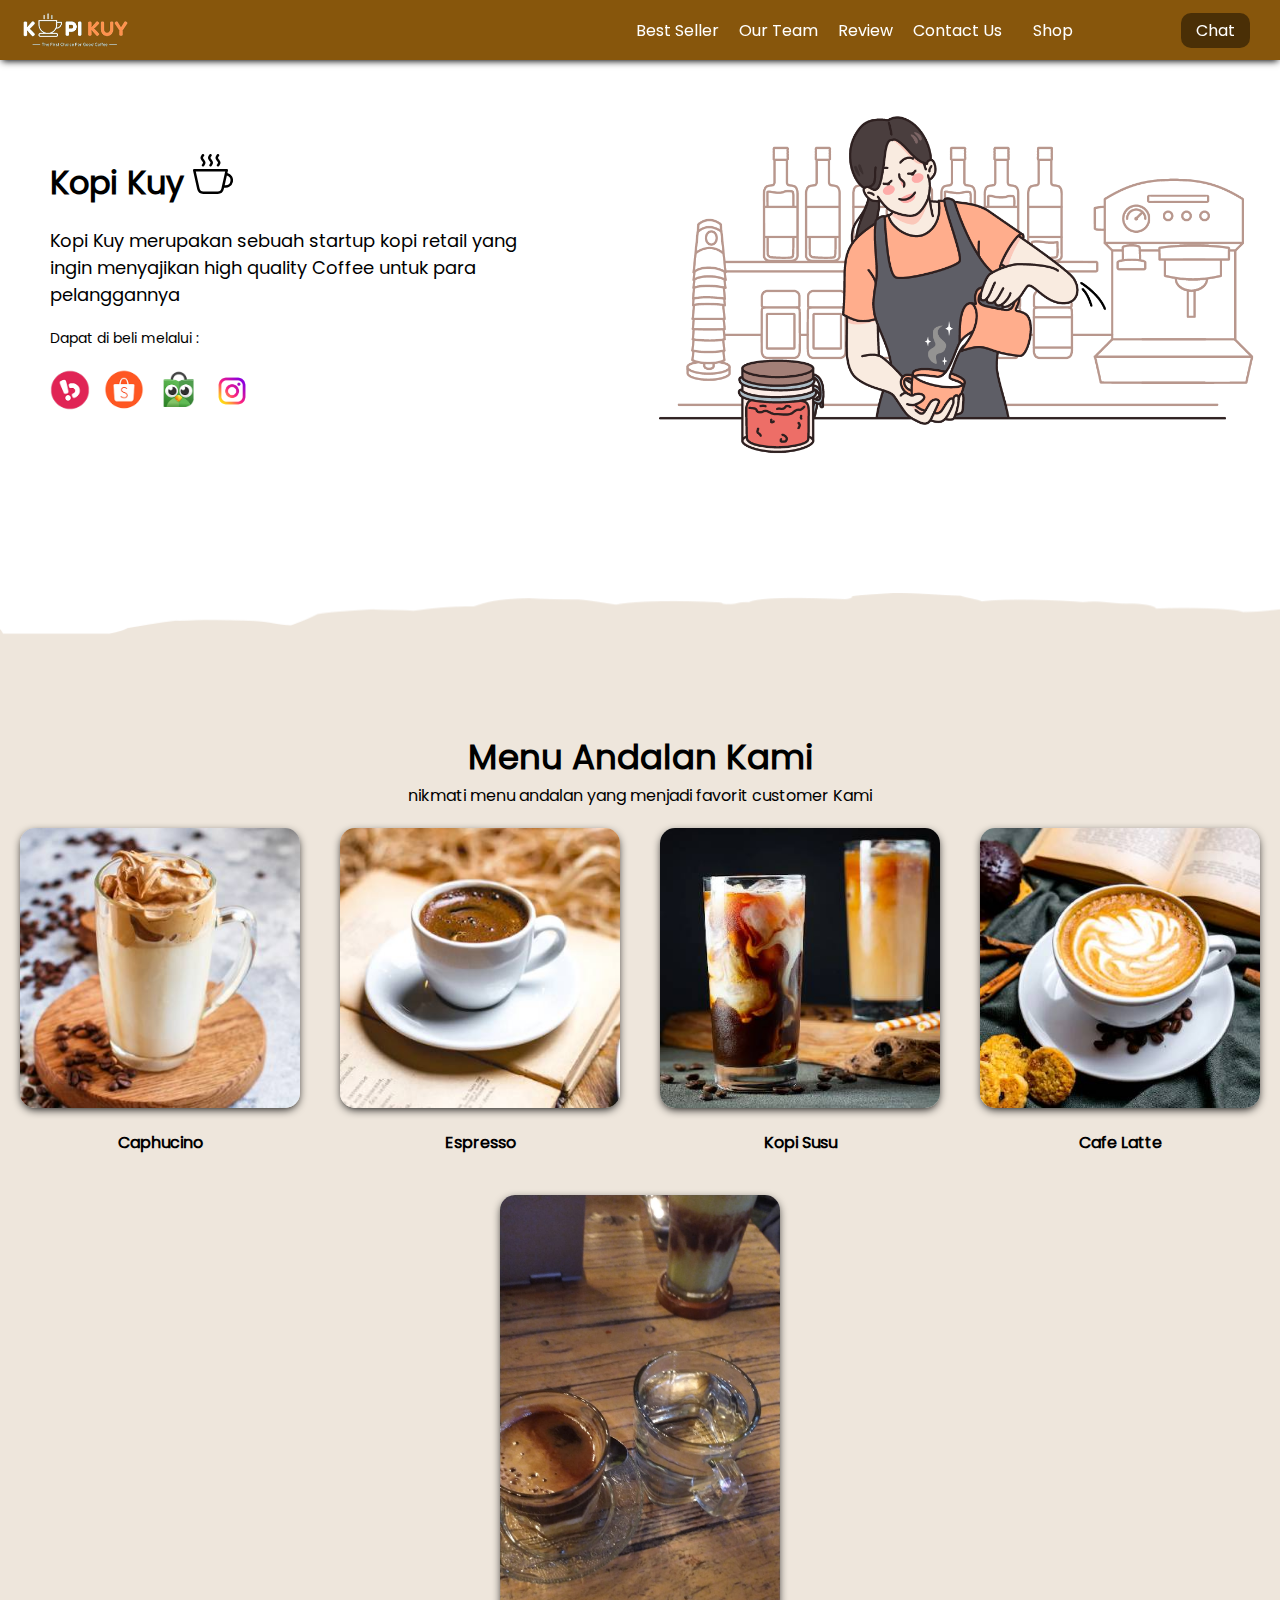
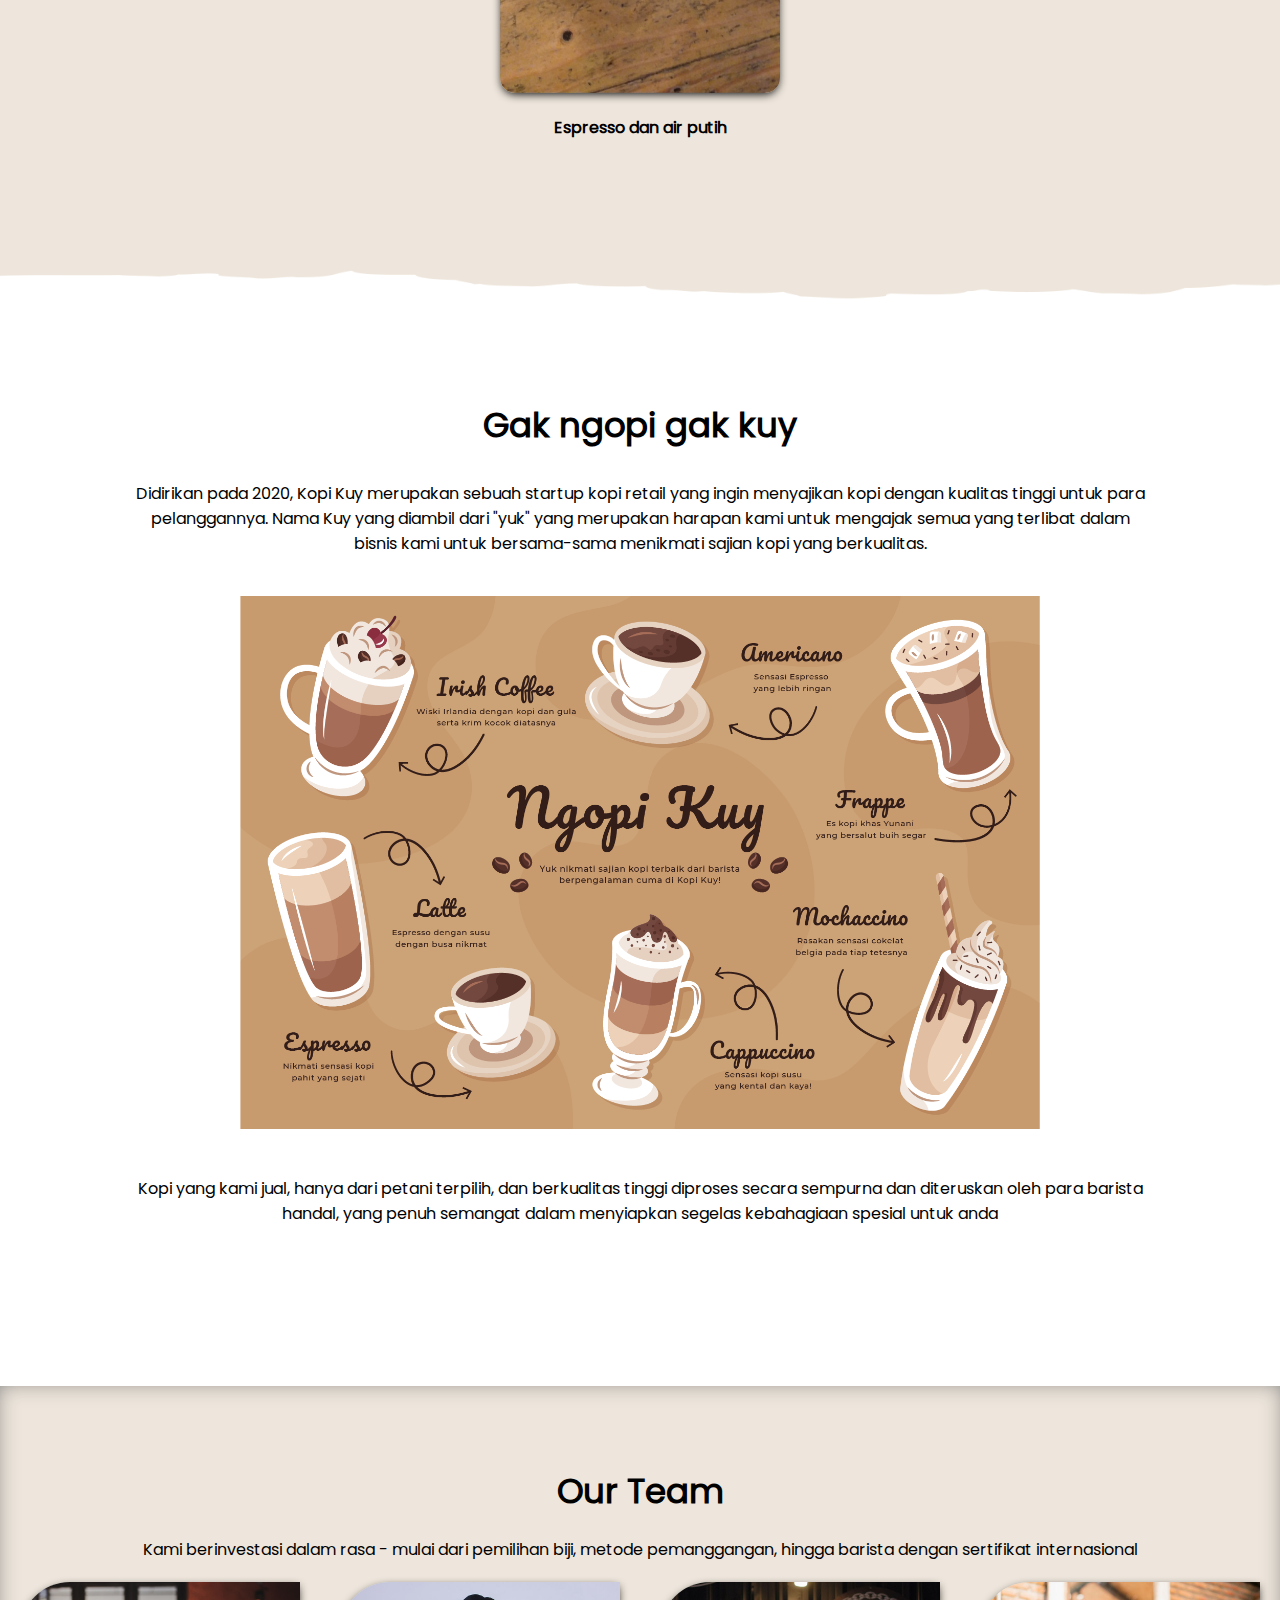
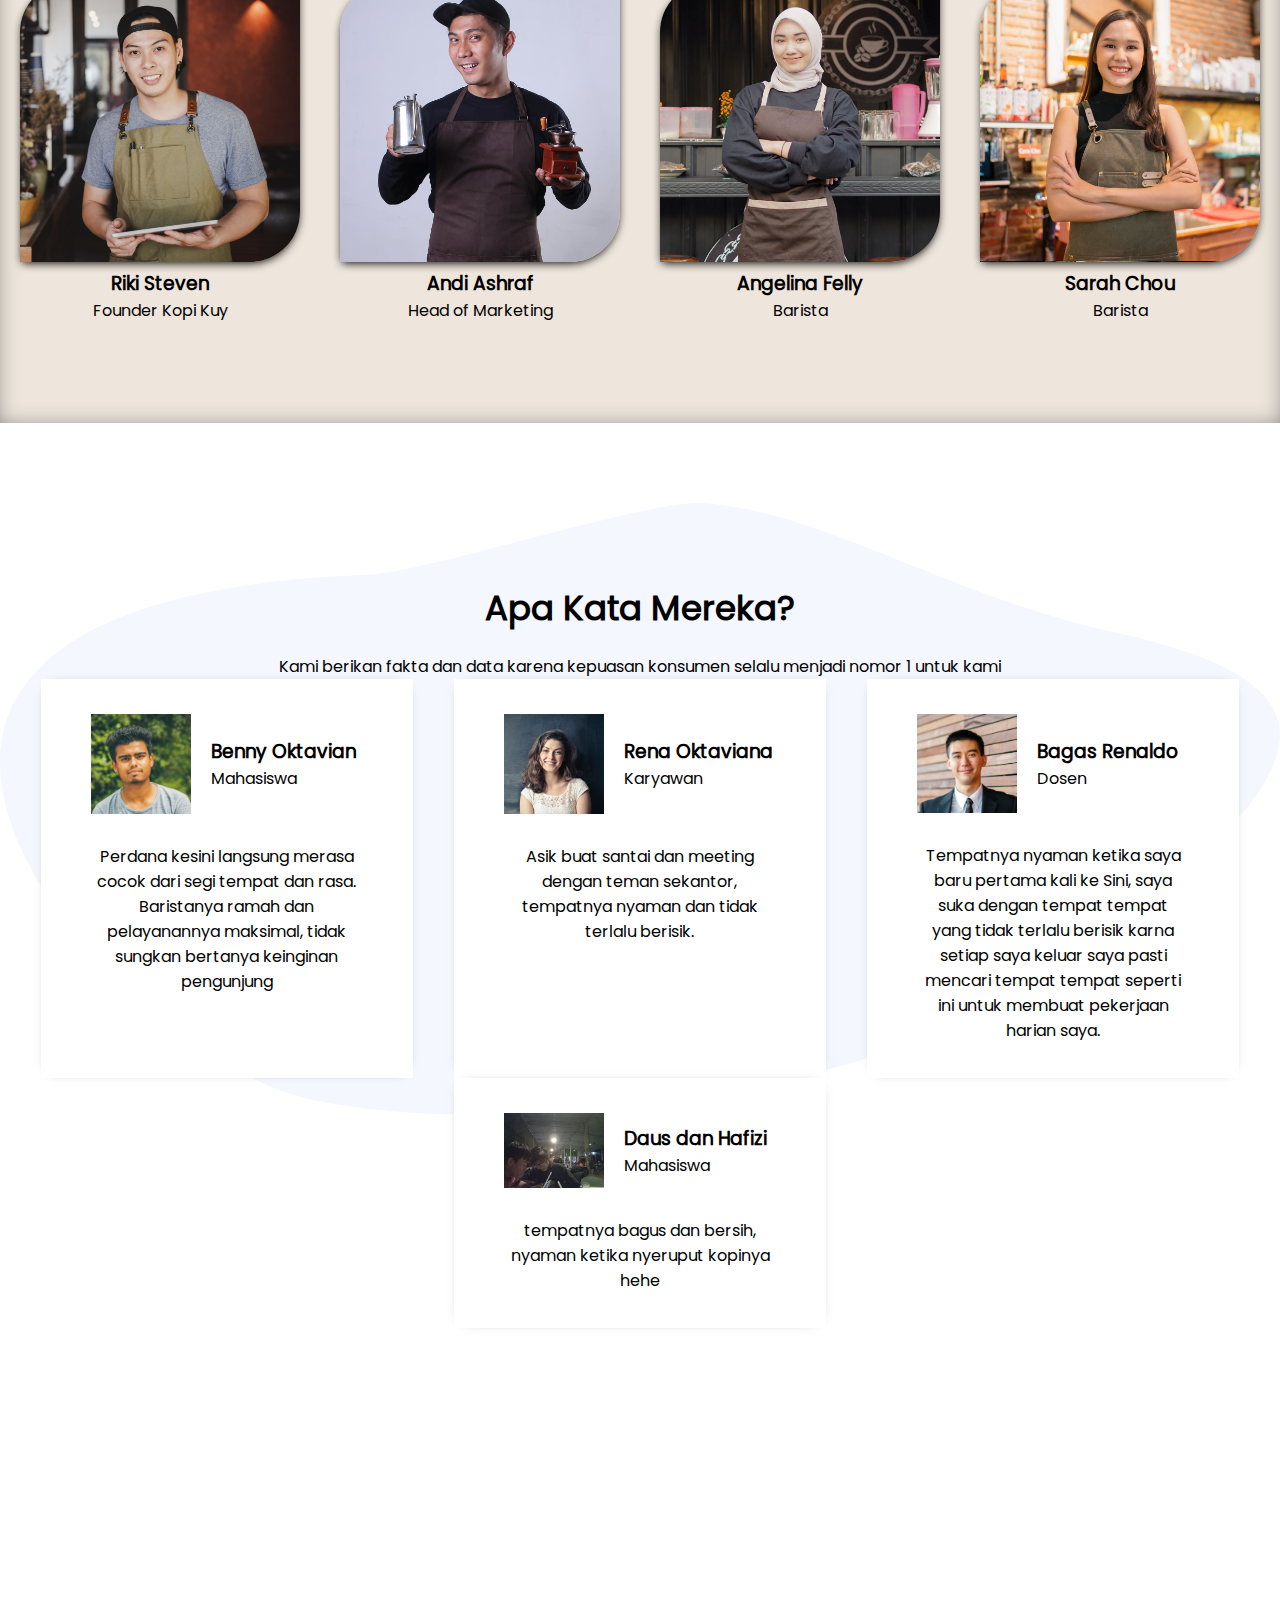
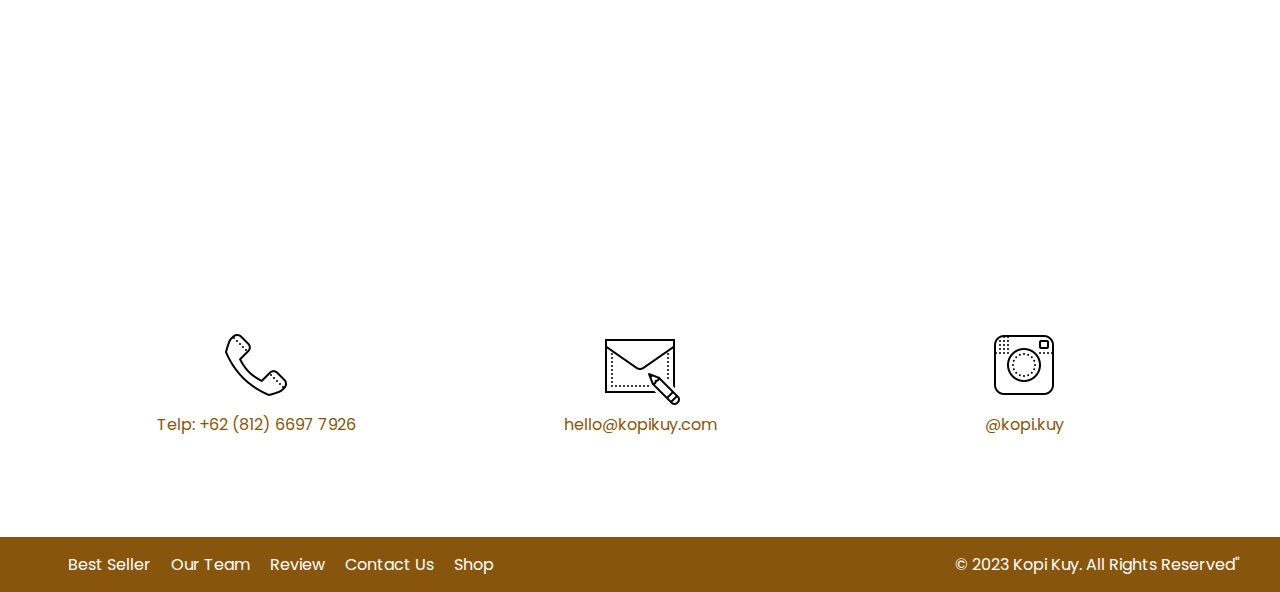
<file: index.html>
<!DOCTYPE html>
<html lang="id">

<head>
    <meta charset="UTF-8">
    <meta http-equiv="X-UA-Compatible" content="IE=edge">
    <meta name="viewport" content="width=device-width, initial-scale=1.0">
    <link rel="shortcut icon" href="images/favicon.ico" type="image/x-icon">
    <title>Kopi SKuyyy</title>
    <link rel="stylesheet" href="css/style.css">
</head>

<body>
    <nav>
        <div class="row">
            <img class="logo" src="images/logo/logo_kuy.png">
            <div class="navigasi">
                <a href="#best-seller">Best Seller</a>
                <a href="#our-team">Our Team </a>
                <a href="#review">Review</a>
                <a href="#contact-us">Contact Us</a>
            </div>
            <a class="shop" href="produk.html">Shop</a>
            <a class="chat" href="https://wa.me/6281266977926" target="_blank">Chat</a>
        </div>
    </nav>
    <!--Tulis Kode Di Bawah Sini-->

    <!--KOPI KUY AWAL-->
    <header>
        <div class="row">
            <div class="col-kiri">
                <h1 class="judul-header">
                    Kopi Kuy <img src="images/icon/icon_kopi.svg" alt="">
                </h1>
                <p class="subjudul-header">
                    Kopi Kuy merupakan sebuah startup kopi retail yang ingin menyajikan
                    high quality Coffee untuk para pelanggannya
                </p>
                <p class="dapat-dibeli">
                    Dapat di beli melalui :
                </p>
                <div class="olshop">
                    <img src="images/logo/logo_bukalapak.png" alt="">
                    <img src="images/logo/logo_shopee.png" alt="">
                    <img src="images/logo/logo_tokopedia.png" alt="">
                    <img src="images/logo/logo_instagram.png" alt="">
                </div>
            </div>
            <img src="images/header/header1.png" alt="" class="col-kanan">
        </div>
    </header>

    <!--BEST SELLER/MENU ANDALAN KAMI-->
    <section class="best-seller" id="best-seller">
        <h2 class="judul-best-selller">Menu Andalan Kami</h2>
        <p class="sub judul-best-selller">
            nikmati menu andalan yang menjadi favorit customer Kami
        </p>
        <div class="row">
            <div class="col-produk">
                <img src="images/produk/product_capuchino.jpg" alt="">
                <p class="nama-produk">Caphucino</p>
            </div>
            <div class="col-produk">
                <img src="images/produk/product_espresso.jpg" alt="">
                <p class="nama-produk">Espresso</p>
            </div>
            <div class="col-produk">
                <img src="images/produk/product_kopi_susu.jpg" alt="">
                <p class="nama-produk">Kopi Susu</p>
            </div>
            <div class="col-produk">
                <img src="images/produk/product_latte.jpg" alt="">
                <p class="nama-produk">Cafe Latte</p>
            </div>
            <div class="col-produk">
                <img src="images/produk/IMG-20220210-WA0008.jpg" alt="">
                <p class="nama-produk">Espresso dan air putih</p>
            </div>
        </div>
    </section>

    <!--ABOUT US/TENTANG KAMI-->
    <section id="about-us" class="about-us">
        <h2 class="judul-about-us">Gak ngopi gak kuy</h2>
        <p class="tentang-about-us"> Didirikan pada 2020, Kopi Kuy merupakan sebuah startup kopi retail
            yang ingin menyajikan kopi dengan kualitas tinggi untuk para pelanggannya.
            Nama Kuy yang diambil dari "yuk" yang merupakan harapan kami untuk mengajak semua
            yang terlibat dalam bisnis kami untuk bersama-sama menikmati sajian kopi yang berkualitas.
        </p>
        <img src="images/aset_kopi_jumbo.png" alt="">
        <p class="penjelasan-about-us"> Kopi yang kami jual, hanya dari petani terpilih, dan berkualitas tinggi diproses
            secara sempurna dan diteruskan oleh para barista handal, yang penuh semangat
            dalam menyiapkan segelas kebahagiaan spesial untuk anda
        </p>

    </section>

    <!--OUR TEAM/TIM KAMI-->
    <section class="our-team" id="our-team">
        <h2 class="judul-team">Our Team</h2>
        <p class="sub-judul-team"> Kami berinvestasi dalam rasa - mulai dari pemilihan biji, metode pemanggangan,
            hingga barista dengan sertifikat internasional</p>

        <div class="row">
            <div class="col-team">
                <img src="images/team/team1.jpg" alt="">
                <h3>Riki Steven</h3>
                <p>Founder Kopi Kuy</p>
            </div>
            <div class="col-team">
                <img src="images/team/team2.jpg" alt="">
                <h3>Andi Ashraf</h3>
                <p>Head of Marketing</p>
            </div>

            <div class="col-team">
                <img src="images/team/team3.jpg" alt="">
                <h3>Angelina Felly</h3>
                <p>Barista</p>
            </div>

            <div class="col-team">
                <img src="images/team/team4.jpg" alt="">
                <h3>Sarah Chou</h3>
                <p>Barista</p>
            </div>
        </div>
    </section>

    <!--REVIEW CONSUMEN-->
    <section id="review" class="review">
        <h2 class="judul-review">Apa Kata Mereka?</h2>
        <p class="sub-judul-review">Kami berikan fakta dan data karena kepuasan
            konsumen selalu menjadi nomor 1 untuk kami</p>

        <div class="row">
            <div class="col-review">
                <div class="profile">
                    <img src="images/customer/customer1.jpg">
                    <div class="nama-profile">
                        <h3>Benny Oktavian</h3>
                        <p>Mahasiswa</p>
                    </div>
                </div>
                <p class="testimoni">Perdana kesini langsung merasa cocok dari segi tempat dan rasa. Baristanya ramah
                    dan pelayanannya maksimal, tidak sungkan bertanya keinginan pengunjung</p>
            </div>
            <div class="col-review">
                <div class="profile">
                    <img src="images/customer/customer2.jpg">
                    <div class="nama-profile">
                        <h3>Rena Oktaviana</h3>
                        <p>Karyawan</p>
                    </div>
                </div>
                <p class="testimoni"> Asik buat santai dan meeting dengan teman sekantor,
                    tempatnya nyaman dan tidak terlalu berisik.</p>
            </div>
            <div class="col-review">
                <div class="profile">
                    <img src="images/customer/customer3.jpg">
                    <div class="nama-profile">
                        <h3>Bagas Renaldo</h3>
                        <p>Dosen</p>
                    </div>
                </div>
                <p class="testimoni"> Tempatnya nyaman ketika saya baru pertama kali ke Sini, saya
                    suka dengan tempat tempat yang tidak terlalu berisik karna setiap saya keluar saya pasti mencari
                    tempat tempat seperti ini untuk membuat pekerjaan harian saya.
                </p>
            </div>
            <div class="col-review">
                <div class="profile">
                    <img src="images/customer/customer6.jpeg">
                    <div class="nama-profile">
                        <h3>Daus dan Hafizi</h3>
                        <p>Mahasiswa</p>
                    </div>
                </div>
                <p class="testimoni">tempatnya bagus dan bersih, nyaman ketika nyeruput kopinya hehe</p>
            </div>
        </div>
    </section>

    <!--CONTACT US-->
    <section class="contact-us" id="contact-us">
        <iframe
            src="https://www.google.com/maps/embed?pb=!1m14!1m8!1m3!1d7932.741866032694!2d106.668581!3d-6.214715!3m2!1i1024!2i768!4f13.1!3m3!1m2!1s0x2e69f9912c7f297b%3A0xe5a3a671dae861ab!2sKopi%20kuy!5e0!3m2!1sid!2sid!4v1680617229460!5m2!1sid!2sid"
            width="100%" height="300" style="border:0;" allowfullscreen="" loading="lazy"
            referrerpolicy="no-referrer-when-downgrade"></iframe>
        <div class="row">
            <div class="col-kontak">
                <img src="images/icon/icon_phone.png">
                <p>Telp: +62 (812) 6697 7926</p>
            </div>
            <div class="col-kontak">
                <img src="images/icon/icon_mail.png">
                <p>hello@kopikuy.com</p>
            </div>
            <div class="col-kontak">
                <img src="images/icon/icon_instagram.png">
                <a href="https://instagram.com" role="button">
                    <p>@kopi.kuy</p>
                </a>
            </div>
        </div>
    </section>

    <!--FOOTER BROO-->

    <footer>
        <div class="row">
            <div class="navigasi">
                <a href="#best-seller">Best Seller</a>
                <a href="our-team">Our Team</a>
                <a href="review">Review</a>
                <a href="contact-us">Contact Us</a>
                <a href="produk.html">Shop</a>
            </div>
            <p class="copyright">© 2023 Kopi Kuy. All Rights Reserved"</p>
        </div>
    </footer>

















    <!--Kode Selesai-->
</body>

</html>
</file>
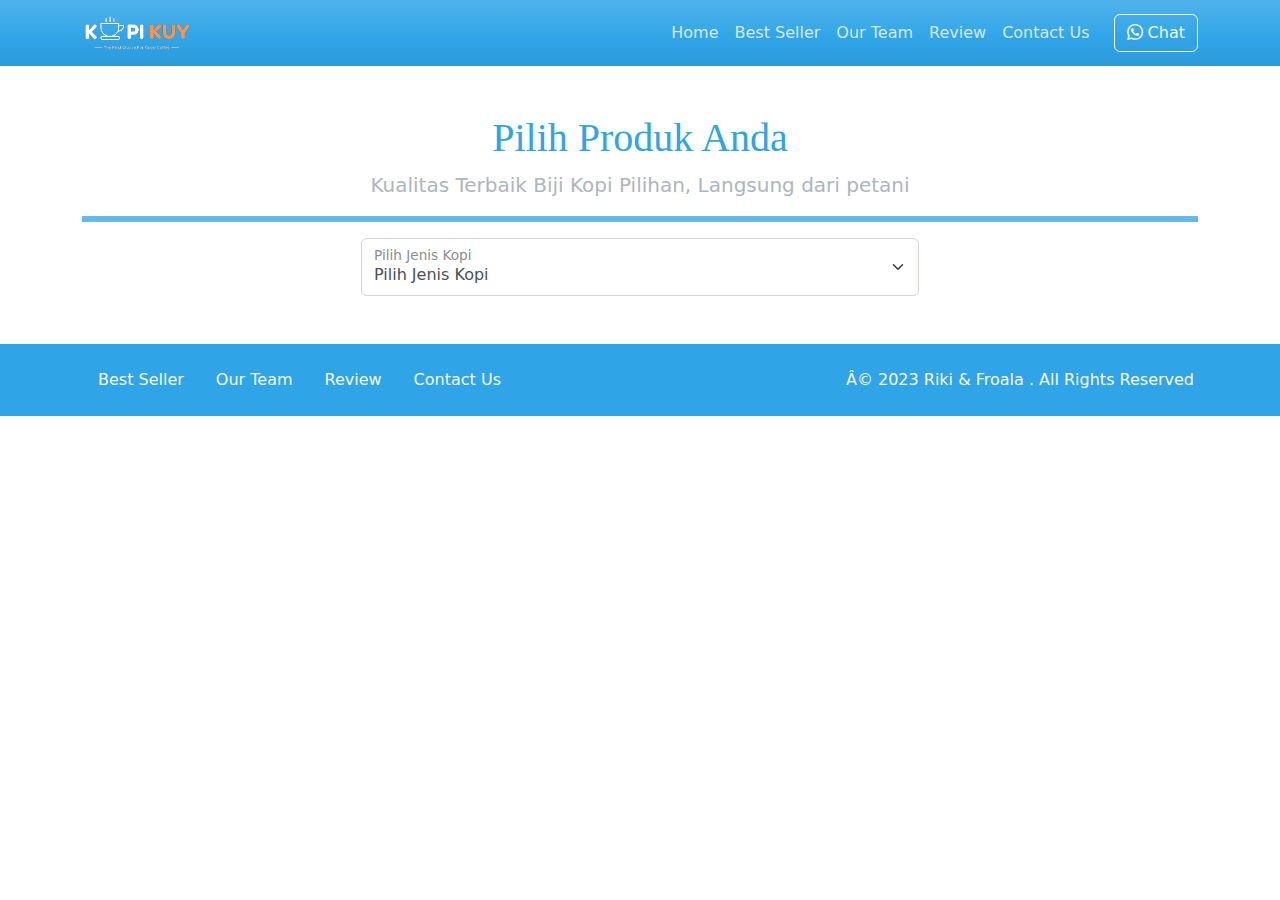
<file: produk pk riki.html>
<!DOCTYPE html>
<html lang="id">

<head>
    <meta charset="UTF-8">
    <meta http-equiv="X-UA-Compatible" content="IE=edge">
    <meta name="viewport" content="width=device-width, initial-scale=1.0">
    <link rel="shortcut icon" href="images/favicon/favicon.ico" type="image/x-icon">
    <title>Produk</title>
    <link rel="shortcut icon" href="images/favicon.ico" type="image/x-icon">

    <link rel="stylesheet" href="vendor/bootwatch/cerulean.css">
    <link rel="stylesheet" href="vendor/bootsrap-icon/bootstrap-icons.css">
    <script src="vendor/bootstrap/js/bootstrap.bundle.min.js"></script>
    <script src="js/jquery-3.6.3.min.js"></script>

    <style>
        section {
            min-height: 90vh;
        }

        nav {
            background-color: rgb(6, 94, 67);
        }

        .bg-cokelat {
            background-color: rgb(138, 62, 12);
        }

        .border-cokelat {
            border-color: rgb(138, 62, 12) !important;
        }

        h1 {
            font-family: 'DynaPuff', cursive;
        }
    </style>


</head>

<body>

    <nav class="navbar bg-primary navbar-dark navbar-expand-lg bisadicopy">
        <div class="container">
            <a class="navbar-brand" href="https://www.rikikurnia.com">
                <img src="images/logo/logo_kuy.png" height="40" alt="image">
            </a>
            <button class="navbar-toggler" type="button" data-bs-toggle="collapse" data-bs-target="#navbarNav11"
                aria-controls="navbarNav11" aria-expanded="false" aria-label="Toggle navigation">
                <span class="navbar-toggler-icon"></span>
            </button>
            <div class="collapse navbar-collapse" id="navbarNav11">
                <ul class="navbar-nav ms-auto">
                    <li class="nav-item active">
                        <a class="nav-link" href="#">Home</a>
                    </li>
                    <li class="nav-item">
                        <a class="nav-link" href="index.html#best-seller">Best Seller</a>
                    </li>
                    <li class="nav-item">
                        <a class="nav-link" href="index.html#our-team">Our Team</a>
                    </li>
                    <li class="nav-item">
                        <a class="nav-link" href="index.html#review">Review</a>
                    </li>
                    <li class="nav-item">
                        <a class="nav-link" href="index.html#contact-us">Contact Us</a>
                    </li>
                </ul>
                <a class="btn btn-outline-light ms-md-3" href="https://wa.me/6281290465035">
                    <i class="bi bi-whatsapp"></i>
                    Chat
                </a>
            </div>
        </div>
    </nav>

    <div class="container">
        <h1 class="mt-5 text-center">Pilih Produk Anda</h1>
        <p class="text-center fs-5 text-secondary">Kualitas Terbaik Biji Kopi Pilihan, Langsung dari petani</p>
        <hr class="border border-primary border-3 opacity-75">

        <div class="form-floating w-50 mx-auto">
            <select class="form-select" id="select_kopi" aria-label="Floating label select example">
                <option selected disabled>Pilih Jenis Kopi</option>
                <option value="arabica">Arabica</option>
                <option value="robusta">Robusta</option>
            </select>
            <label for="select_kopi">Pilih Jenis Kopi</label>
        </div>

        <div class="row" id="baris_produk">

        </div>





    </div>


    <footer class="riki-block footer-small bg-primary mt-5 py-3 text-light">
        <div class="container">
            <div class="row align-items-center">
                <div class="col-12 col-md-8">
                    <ul class="nav justify-content-center justify-content-md-start">
                        <li class="nav-item">
                            <a class="text-light nav-link" href="index.html#best-seller">Best Seller</a>
                        </li>
                        <li class="nav-item">
                            <a class="text-light nav-link" href="index.html#our-team">Our Team</a>
                        </li>
                        <li class="nav-item">
                            <a class="text-light nav-link" href="index.html#review">Review</a>
                        </li>
                        <li class="nav-item">
                            <a class="text-light nav-link" href="index.html#contact-us">Contact Us</a>
                        </li>
                    </ul>
                </div>

                <div class="col-12 col-md-4 mt-4 mt-md-0 text-center text-md-right">
                    Â© 2023 Riki &amp; Froala . All Rights Reserved
                </div>
            </div>
        </div>
    </footer>

    <script>

        var json = "https://rikikurnia.com/prakerja/api/kopi"

        select_kopi.onchange = function () {
            var pilihan = this.value

            var isi_html = ""

            $.get(json).then(function (data) {

                var kopi_pilihan = data[pilihan]
                kopi_pilihan.forEach(kopi => {
                    isi_html += `<div class="col-12 col-md-6 col-lg-3">
                    <div class="card mt-4 mx-auto text-center">
                        <img src="${kopi.foto}" class="card-img-top" alt="...">
                        <div class="card-body">
                            <h5 class="card-title">${kopi.nama}</h5>
                            <div class="row py-3">
                                <div class="col">
                                    ${kopi.size}
                                </div>
                                <div class="col text-primary fw-bold">
                                    ${kopi.harga}
                                </div>
                            </div>
                            <a href="${kopi.link}" class="btn btn-success w-100">
                                <i class="bi bi-cart-check"></i>
                                Beli
                            </a>
                        </div>
                    </div>
                </div>`
                })

                baris_produk.innerHTML = isi_html


            })
        }

    </script>
</body>

</html>
</file>
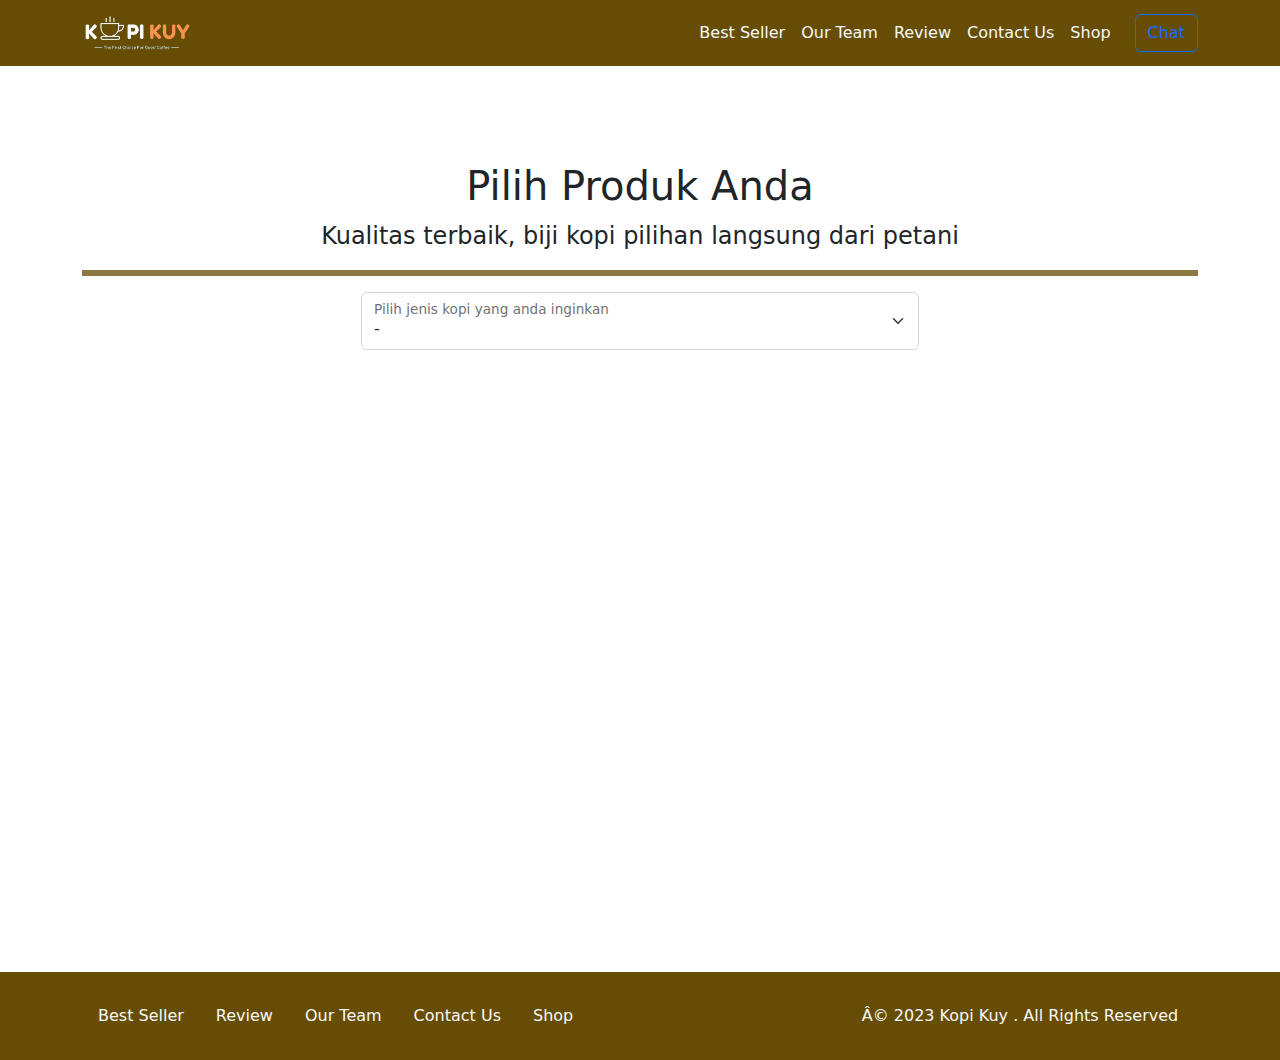
<file: produk.html>
<!DOCTYPE html>
<html lang="id">

<head>
    <meta charset="UTF-8">
    <meta http-equiv="X-UA-Compatible" content="IE=edge">
    <meta name="viewport" content="width=device-width, initial-scale=1.0">
    <link rel="shortcut icon" href="images/favicon/favicon.ico" type="image/x-icon">
    <title>Produk</title>
    <link rel="shortcut icon" href="images/favicon.ico" type="image/x-icon">

    <link rel="stylesheet" href="vendor/bootstrap/css/bootstrap.min.css">
    <link rel="stylesheet" href="vendor/bootsrap-icon/bootstrap-icons.css">
    <script src="vendor/bootstrap/js/bootstrap.bundle.min.js"></script>
    <style>
        section {
            min-height: 90vh;
        }

        nav {
            background-color: #664d03;
        }

        .bg-cokelat {
            background-color: #664d03;
        }

        .border-cokelat {
            border-color: #664d03 !important;
        }

        .btn-coklat {
            border-color: #664d03 !important;
            background-color: #664d03 !important;
        }
    </style>
    <script src="js/jquery-3.6.3.min.js"></script>
</head>

<body>

    <nav class="navbar bg-cokelat navbar-expand-lg navbar-dark">
        <div class="container">
            <a class="navbar-brand" href="index.html">
                <img src="images/logo/logo_kuy.png" height="40" alt="image">
            </a>
            <button class="navbar-toggler" type="button" data-bs-toggle="collapse" data-bs-target="#navbarNav3"
                aria-controls="navbarNav3" aria-expanded="false" aria-label="Toggle navigation">
                <span class="navbar-toggler-icon"></span>
            </button>
            <div class="collapse navbar-collapse" id="navbarNav3">
                <ul class="navbar-nav ms-auto">
                    <li class="nav-item active">
                        <a class="nav-link text-light" href="index.html#best-seller">Best Seller</a>
                    </li>
                    <li class="nav-item">
                        <a class="nav-link text-light" href="index.html#our-team">Our Team</a>
                    </li>
                    <li class="nav-item">
                        <a class="nav-link text-light" href="index.html#review">Review</a>
                    </li>
                    <li class="nav-item">
                        <a class="nav-link text-light" href="index.html#contact-us">Contact Us</a>
                    </li>
                    <li class="nav-item">
                        <a class="nav-link text-light" href="index.html#produk.html">Shop</a>
                    </li>
                </ul>
                <a class="btn btn-outline-primary ms-md-3" href="https://wa.me/6281266977926">
                    <iclass="bi bi-whatsapp></i>Chat
                </a>
            </div>
        </div>
    </nav>
    <section class="riki-block text-center mt-5 pt-5">
        <div class="container">
            <h1>Pilih Produk Anda</h1>
            <p class="fs-4">Kualitas terbaik, biji kopi pilihan langsung dari petani</p>
            <hr class="border border-cokelat border-3 opacity-75 ">

            <div class="form-floating w-50 mx-auto mb-5">
                <select class="form-select" id="select_kopi" aria-label="Floating label select example">
                    <option selected>-</option>
                    <option value="arabica">Arabica</option>
                    <option value="robusta">Robusta</option>
                </select>
                <label for="select_kopi">Pilih jenis kopi yang anda inginkan</label>
            </div>

            <div class="row" id="baris_produk"></div>

        </div>
    </section>

    <footer class="riki-block bg-cokelat footer-small mt-5 py-4 text-dark">
        <div class="container">
            <div class="row align-items-center">
                <div class="col-12 col-md-8">
                    <ul class="nav justify-content-center justify-content-md-start">
                        <li class="nav-item active">
                            <a class="nav-link text-light" href="index.html#best-seller">Best Seller</a>
                        </li>
                        <li class="nav-item">
                            <a class="nav-link text-light" href="index.html#review">Review</a>
                        </li>
                        <li class="nav-item">
                            <a class="nav-link text-light" href="index.html#our-team">Our Team</a>
                        </li>
                        <li class="nav-item">
                            <a class="nav-link text-light" href="index.html#contact-us">Contact Us</a>
                        </li>
                        <li class="nav-item">
                            <a class="nav-link text-light" href="index.html#shop">Shop</a>
                        </li>
                    </ul>
                </div>

                <div class="col-12 col-md-4 mt-4 mt-md-0 text-center text-md-right text-light">
                    Â© 2023 Kopi Kuy . All Rights Reserved
                </div>
            </div>
        </div>
    </footer>
    <script>

        var json = "https://rikikurnia.com/prakerja/api/kopi"


        select_kopi.onchange = function () {
            var pilihan = this.value


            var isi_html = ""

            $.get(json).then(function (data) {

                var kopi_pilihan = data[pilihan]
                kopi_pilihan.forEach(kopi => {
                    isi_html += `<div class="col-12 col-md-6 col-lg-3">
                            <div class="card mt-4 mx-auto text-center">
                                <img src="${kopi.foto}" class="card-img-top" alt="...">
                                <div class="card-body">
                                    <h5 class="card-title">${kopi.nama}</h5>
                                    <div class="row py-3">
                                        <div class="col">
                                            ${kopi.size}
                                        </div>
                                        <div class="col text-primary fw-bold">
                                            ${kopi.harga}
                                        </div>
                                    </div>
                                    <a href="${kopi.link}" class="btn btn-success w-100">
                                        <i class="bi bi-cart-check"></i>
                                        Beli
                                    </a>
                                </div>
                            </div>
                        </div>`
                })

                baris_produk.innerHTML = isi_html
            })
        }
    </script>
</body>

</html>
</file>
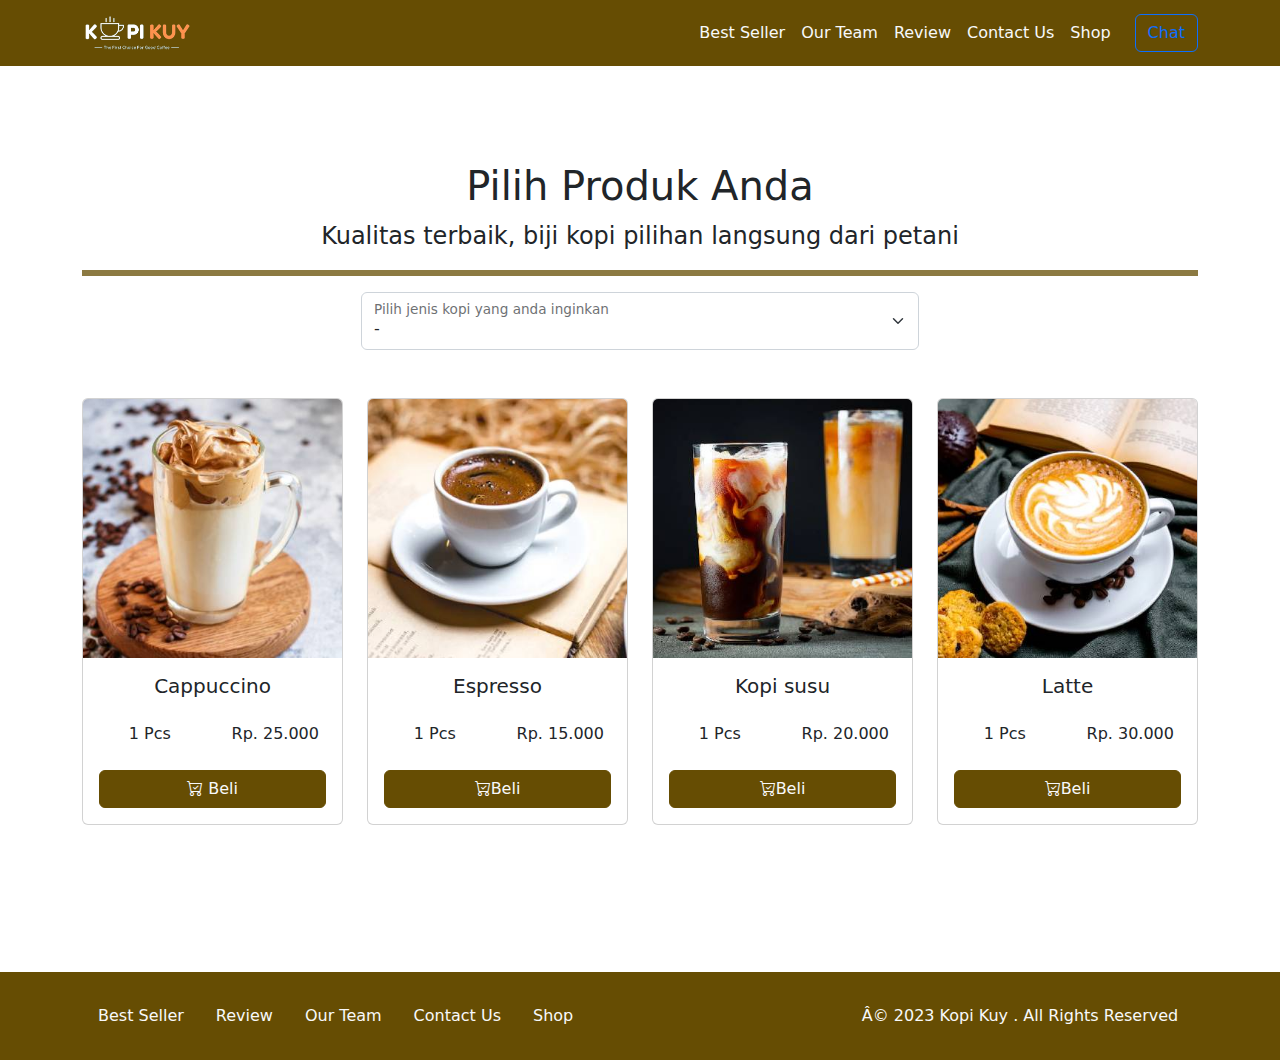
<file: produk2.html>
<!DOCTYPE html>
<html lang="id">

<head>
    <meta charset="UTF-8">
    <meta http-equiv="X-UA-Compatible" content="IE=edge">
    <meta name="viewport" content="width=device-width, initial-scale=1.0">
    <link rel="shortcut icon" href="images/favicon/favicon.ico" type="image/x-icon">
    <title>Produk</title>
    <link rel="shortcut icon" href="images/favicon.ico" type="image/x-icon">

    <link rel="stylesheet" href="vendor/bootstrap/css/bootstrap.min.css">
    <link rel="stylesheet" href="vendor/bootsrap-icon/bootstrap-icons.css">
    <script src="vendor/bootstrap/js/bootstrap.bundle.min.js"></script>
    <style>
        section {
            min-height: 90vh;
        }

        nav {
            background-color: #664d03;
        }

        .bg-cokelat {
            background-color: #664d03;
        }

        .border-cokelat {
            border-color: #664d03 !important;
        }

        .btn-coklat {
            border-color: #664d03 !important;
            background-color: #664d03 !important;
        }
    </style>
    <script src="js/jquery-3.6.3.min.js"></script>
</head>

<body>

    <nav class="navbar bg-cokelat navbar-expand-lg navbar-dark">
        <div class="container">
            <a class="navbar-brand" href="index.html">
                <img src="images/logo/logo_kuy.png" height="40" alt="image">
            </a>
            <button class="navbar-toggler" type="button" data-bs-toggle="collapse" data-bs-target="#navbarNav3"
                aria-controls="navbarNav3" aria-expanded="false" aria-label="Toggle navigation">
                <span class="navbar-toggler-icon"></span>
            </button>
            <div class="collapse navbar-collapse" id="navbarNav3">
                <ul class="navbar-nav ms-auto">
                    <li class="nav-item active">
                        <a class="nav-link text-light" href="index.html#best-seller">Best Seller</a>
                    </li>
                    <li class="nav-item">
                        <a class="nav-link text-light" href="index.html#our-team">Our Team</a>
                    </li>
                    <li class="nav-item">
                        <a class="nav-link text-light" href="index.html#review">Review</a>
                    </li>
                    <li class="nav-item">
                        <a class="nav-link text-light" href="index.html#contact-us">Contact Us</a>
                    </li>
                    <li class="nav-item">
                        <a class="nav-link text-light" href="index.html#produk.html">Shop</a>
                    </li>
                </ul>
                <a class="btn btn-outline-primary ms-md-3" href="https://wa.me/6281266977926">
                    <iclass="bi bi-whatsapp></i>Chat
                </a>
            </div>
        </div>
    </nav>
    <section class="riki-block text-center mt-5 pt-5">
        <div class="container">
            <h1>Pilih Produk Anda</h1>
            <p class="fs-4">Kualitas terbaik, biji kopi pilihan langsung dari petani</p>
            <hr class="border border-cokelat border-3 opacity-75 ">

            <div class="form-floating w-50 mx-auto mb-5">
                <select class="form-select" id="select_kopi" aria-label="Floating label select example">
                    <option selected>-</option>
                    <option value="arabica1">Arabica</option>
                    <option value="robusta">Robusta</option>
                </select>
                <label for="select_kopi">Pilih jenis kopi yang anda inginkan</label>
            </div>

            <div class="row baris_kopi">
                <div class="col-6 col-md-3 mb-4">
                    <div class="card">
                        <img src="images/produk/product_capuchino.jpg" class="card-img-top" alt="...">
                        <div class="card-body">
                            <h5 class="card-title ">Cappuccino</h5>
                            <div class="row my-4">
                                <div class="col">
                                    1 Pcs
                                </div>
                                <div class="col">
                                    Rp. 25.000
                                </div>
                            </div>
                            <a href="#" class="text-light btn btn-coklat w-100"><i class="bi bi-cart-check"></i>
                                Beli</a>
                        </div>
                    </div>
                </div>
                <div class="col-6 col-md-3 mb-4">
                    <div class="card">
                        <img src="images/produk/product_espresso.jpg" class="card-img-top" alt="...">
                        <div class="card-body">
                            <h5 class="card-title">Espresso</h5>
                            <div class="row my-4">
                                <div class="col">
                                    1 Pcs
                                </div>
                                <div class="col">
                                    Rp. 15.000
                                </div>
                            </div>
                            <a href="#" class="text-light btn btn-coklat w-100"><i class="bi bi-cart-check"></i>Beli</a>
                        </div>
                    </div>
                </div>
                <div class="col-6 col-md-3 mb-4">
                    <div class="card">
                        <img src="images/produk/product_kopi_susu.jpg" class="card-img-top" alt="...">
                        <div class="card-body">
                            <h5 class="card-title">Kopi susu</h5>
                            <div class="row my-4">
                                <div class="col">
                                    1 Pcs
                                </div>
                                <div class="col">
                                    Rp. 20.000
                                </div>
                            </div>
                            <a href="#" class="text-light btn btn-coklat w-100"><i class="bi bi-cart-check"></i>Beli</a>
                        </div>
                    </div>
                </div>
                <div class="col-6 col-md-3 mb-4">
                    <div class="card">
                        <img src="images/produk/product_latte.jpg" class="card-img-top" alt="...">
                        <div class="card-body">
                            <h5 class="card-title">Latte</h5>
                            <div class="row my-4">
                                <div class="col">
                                    1 Pcs
                                </div>
                                <div class="col">
                                    Rp. 30.000
                                </div>
                            </div>
                            <a href="#" class="text-light btn btn-coklat w-100"><i class="bi bi-cart-check"></i>Beli</a>
                        </div>
                    </div>
                </div>
            </div>
        </div>
    </section>

    <footer class="riki-block bg-cokelat footer-small mt-5 py-4 text-dark">
        <div class="container">
            <div class="row align-items-center">
                <div class="col-12 col-md-8">
                    <ul class="nav justify-content-center justify-content-md-start">
                        <li class="nav-item active">
                            <a class="nav-link text-light" href="index.html#best-seller">Best Seller</a>
                        </li>
                        <li class="nav-item">
                            <a class="nav-link text-light" href="index.html#review">Review</a>
                        </li>
                        <li class="nav-item">
                            <a class="nav-link text-light" href="index.html#our-team">Our Team</a>
                        </li>
                        <li class="nav-item">
                            <a class="nav-link text-light" href="index.html#contact-us">Contact Us</a>
                        </li>
                        <li class="nav-item">
                            <a class="nav-link text-light" href="index.html#shop">Shop</a>
                        </li>
                    </ul>
                </div>

                <div class="col-12 col-md-4 mt-4 mt-md-0 text-center text-md-right text-light">
                    Â© 2023 Kopi Kuy . All Rights Reserved
                </div>
            </div>
        </div>
    </footer>
    <script>
        console.log("Halo, ini halaman produk")
    </script>
</body>

</html>
</file>
<file: css/style.css>
/* Pengaturan Global */

/* Mendaftarkan font ke dalam CSS, dan memberi nama family */
@font-face {
   font-family: 'Poppins';
   src: url(../fonts/poppins.woff2);
}

* {
   box-sizing: border-box;
   margin: 0;
   padding: 0;
}

html {
   /* agar scroll ketika klik pada navigasi menjadi halus */
   scroll-behavior: smooth;
}

body {
   /* mendaftarkan semua teks pada body menjadi family Poppins */
   font-family: 'Poppins';
}

a {
   /* menghilangkan garis bawah pada link */
   text-decoration: none;

   /* menghilangkan warna bawaan pada link */
   color: unset;
}

h2 {
   /* mengatur ukuran huruf ke 34 pixel */
   font-size: 34px;
}

img {
   /* 
      mengatur agar semua elemen img memiliki panjang maksimal 100% agar
      tidak besar gambar tidak melebihi layar ataupun pembungkus
   */
   max-width: 100%;
}

/* Navigasi */

nav {
   /* background-color mengatur warna latar belakang */
   background-color: red;

   /* penulisan 2 background-color seperti ini akan mengabaikan penulisan sebelumnya */
   background-color: #87560c;

   /* box-shadow membuat efek bayangan */
   box-shadow: 0 3px 7px -2px #000;

   /* width mengatur panjang elemen */
   width: 100%;
   padding-top: 10px;
   padding-bottom: 10px;

   /* position mengatur posisi elemen, static untuk biasa, fixed untuk efek menempel */
   position: fixed;

   /* Nilai z-index semakin besar, maka elemen akan semakin di depan */
   z-index: 500;
}

/* 
   PERHATIKAN bahwa dalam mengatur elemen, nama elemen langsung ditulis
   sedangkan untuk mengatur class, dibutuhkan tanda titik (.) terlebih dulu
   img {} berarti elemen dengan tag img, 
   sedangkan .img artinya elemen dengan kelas img   
*/

.row {
   /* 
      display: flex memiliki pengaturan yang dapat mengatur agar elemen
      di dalamnya memiliki ukuran yang fleksibel
   */
   display: flex;

   /* 
      align-items: center mengatur elemen di dalamnya rata tengah vertikal
   */
   align-items: center;

   /* 
      justify-content: center mengatur elemen di dalamnya rata tengah horizontal
   */
   justify-content: center;

   /* 
      flex-wrap: wrap mengatur agar jika panjang elemen berlebih, maka elemen
      akan otomatis diletakan di baris baru
   */
   flex-wrap: wrap;
}

section {
   /* text-align mengatur rata tulisan, bisa bernilai: left, right, center, justify */
   text-align: center;
}

.logo {
   /* height mengatur tinggi elemen */
   height: 40px;
   margin-left: 20px;
}

.navigasi {
   margin-left: auto;
   margin-right: 15px;
}

.navigasi a,
.shop {
   color: #fff;
   padding-left: 8px;
   padding-right: 8px;
}

.shop {
   margin-right: 100px;
}

.chat {
   margin-right: 30px;
   background-color: rgba(0,0,0,.45);
   color: #ffffff;
   padding-top: 5px;
   padding-right: 15px;
   padding-bottom: 5px;
   padding-left: 15px;
   border-radius: 10px;
}


/* HEADER */


header,
section {
   /*
    padding mengatur jarak ke dalam
    pada padding dan margin ditambahkan top / right / bottom / top 
    untuk mengatur jarak masing-masing 
   */
   padding-top: 80px;
   padding-bottom: 80px;

   /* margin mengatur jarak ke luar */
   margin-bottom: 80px;
}

/* penulisan CSS dapat digabung dengan beberapa elemen */
.col-kiri,
.col-kanan {
   /* width mengatur panjang elemen. 50% artinya setengah ukuran pembungkus */
   width: 50%;
}

.col-kiri {
   padding-left: 50px;
   padding-right: 120px;
}

.judul-header {
   margin-bottom: 20px;
}

.subjudul-header {
   /* font-size digunakan untuk mengatur ukuran huruf */
   font-size: 18px;
}

.dapat-dibeli {
   margin-top: 20px;
   margin-bottom: 20px;
   font-size: 14px;
}

.olshop img {
   width: 40px;

   /* height digunakan untuk mengatur tinggi elemen */
   height: auto;
   margin-right: 10px;
}

/* Best Seller */

.best-seller {
   position: relative;

   /* background-color mengatur warna latar belakang elemen */
   background-color: #EEE6DC;
}

/* 
terkait position, after, dan before memerlukan pemahaman mendalam
terkait layout pada CSS untuk dapat memahami secara penuh 
*/

.best-seller::before,
.best-seller::after {
   position: absolute;
   content: "";
   width: 100%;
   height: 76px;

   /* background-image untuk menambahkan gambar sebagai background */
   background-image: url(../images/garis-atas.png);

   /*background-size agar gambar latar menyesuaikan tinggi / panjang elemen */
   background-size: cover;

   top: -60px;
   left: 0;
}

.best-seller::after {
   height: 60px;
   background-image: url(../images/garis-bawah.png);
   top: unset;
   bottom: -60px;
}

.judul-best-seller {
   margin-bottom: 20px;
}

.subjudul-best-seller {
   font-size: 18px;
   margin-bottom: 40px;
}

.col-produk {
   /* 
      Penulisan padding dan margin seperti padding:20px ini penulisan singkat 
      yang berarti top, right, bottom, left nilainya sama, yaitu 20px 
   */
   padding: 20px;
   width: 25%;
}

.col-produk img {
   /* transition membuat animasi transisi dari perubahan style, 0.3s berarti 0.3 detik */
   transition: all 0.3s ease;

   /* border-radius  Membuat sudut membulat */
   border-radius: 15px;

   /* box-shadow membuat efek bayangan */
   box-shadow: 0 3px 10px -2px #000;
}

/* :hover akan dijalankan saat mouse ada di atas elemen */
.col-produk img:hover {

   /* membuat transformasi, bisa berupa scale(1.05), rotate(180deg), translateY(-50px), dsb */
   transform: scale(0.9);
   border-radius: 50%;
}

.nama-produk {
   margin-top: 15px;
   font-weight: bold;
}

/* About US */

.about-us {
   /* max-width: 80%; mengatur panjang maksimal elemen tidak boleh melebihi 80% layar */
   max-width: 80%;

   /* margin-left dan margin-right auto akan membuat posisi elemen berada di tengah */
   margin-left: auto;
   margin-right: auto;
}

.judul-about-us {
   margin-bottom: 30px;
}

/* 
   penulisan .about-us img {} berarti mengatur elemen img 
   yang ada di dalam elemen dengan kelas about-us 
   harap perhatikan .about-us dan image dipisahkan spasi
   penulisan class diawali titik (.) penulisan elemen tidak
*/
.about-us img {
   /* 
      Penulisan width: 800px dan max-width: 100% mengatur agar
      elemen memiliki panjang 800px namun tidak boleh melebihi 100% ukuran layar
   */
   width: 800px;
   max-width: 100%;
}

.tentang-about-us {
   margin-bottom: 40px;
}

.penjelasan-about-us {
   margin-top: 40px;
}

/* OUR TEAM */

.our-team {
   background-color: #EEE6DC;
   box-shadow: inset 0px 0px 23px -6px #707070;
}

.judul-team {
   margin-bottom: 20px;
}

.subjudul-team {
   margin-bottom: 30px;
   font-size: 18px;
   width: 800px;
   max-width: 90%;
   margin-left: auto;
   margin-right: auto;
}

.col-team {
   width: 25%;
   padding: 20px;
}

.col-team img {
   box-shadow: 0 3px 10px -2px #000;
   border-radius: 50px 0px 50px 0px;
}

/* REVIEW */

.review {
   background-image: url(../images/bg-review.svg);
   /* 
      background-size: contain;
      membuat gambar latar belakang tidak terpotong
   */
   background-size: contain;

   /* 
      background-repeat: no-repeat;
      membuat gambar latar belakang tidak diulang (duplikat)
   */
   background-repeat: no-repeat;
   padding-left: 20px;
   padding-right: 20px;
}

.judul-review {
   margin-bottom: 20px;
}

.subjudul-review {
   margin-bottom: 40px;
   font-size: 18px;
}

.review .row {
   justify-content: space-around;
   /* align-items: stretch; membuat tinggi elemen di dalam .review .row seragam */
   align-items: stretch;
}

.col-review {
   width: 30%;
   padding: 35px 50px;
   box-shadow: 0px 0px 12px -10px #000;
   background-color: #fff;
}

.profile {
   display: flex;
   margin-bottom: 30px;
   align-items: center;
}

/* mengatur elemen img yang ada di dalam class(.) profile */
.profile img {
   width: 100px;
   margin-right: 20px;
}

.profile .nama-profile {
   text-align: left;
}

/* CONTACT US */
.contact-us {
   margin-bottom: 20px;
}

.col-kontak {
   width: 30%;
   margin-top: 50px;
   /* color mengatur warna tulisan */
   color: #87560c;
}

/* FOOTER */

footer {
   background-color: #87560c;
   padding-top: 15px;
   padding-bottom: 15px;
   color: #fff;
   padding-right: 40px;
   padding-left: 40px;
}

footer .navigasi {
   margin-left: 20px;
   margin-right: auto;
}

@media (max-width:800px) {
   .navigasi {
      display:none
   }

   .logo {
      margin-right: auto;
   }

   .shop {
      margin-right: 20px;
   }

   .col-kiri {
      padding-left: 20px;
      padding-right: 20px;
      text-align: center;
      padding-top: 40px;
   }

   .col-kiri,
   .col-kanan {
      width: 100%;
   }

   .col-produk,
   .col-team {
      width: 35%;
   }

   .col-review {
      width: 100%;
      margin-bottom:40px;
   }

   .col-kontak {
      width:50%
   }

   .contact-us {
      padding-top:0;
   }

   .review {
      margin-bottom: 0;
   }

   .col-team img {
      aspect-ratio: 1/1;
      object-fit: cover;
   }



}
</file>
<file: vendor/bootwatch/cerulean.css>
@charset "UTF-8";/*!
 * Bootswatch v5.2.3 (https://bootswatch.com)
 * Theme: cerulean
 * Copyright 2012-2022 Thomas Park
 * Licensed under MIT
 * Based on Bootstrap
*//*!
 * Bootstrap  v5.2.3 (https://getbootstrap.com/)
 * Copyright 2011-2022 The Bootstrap Authors
 * Copyright 2011-2022 Twitter, Inc.
 * Licensed under MIT (https://github.com/twbs/bootstrap/blob/main/LICENSE)
 */:root{--bs-blue:#033c73;--bs-indigo:#6610f2;--bs-purple:#6f42c1;--bs-pink:#e83e8c;--bs-red:#c71c22;--bs-orange:#fd7e14;--bs-yellow:#dd5600;--bs-green:#73a839;--bs-teal:#20c997;--bs-cyan:#2fa4e7;--bs-black:#000;--bs-white:#fff;--bs-gray:#868e96;--bs-gray-dark:#343a40;--bs-gray-100:#f8f9fa;--bs-gray-200:#e9ecef;--bs-gray-300:#dee2e6;--bs-gray-400:#ced4da;--bs-gray-500:#adb5bd;--bs-gray-600:#868e96;--bs-gray-700:#495057;--bs-gray-800:#343a40;--bs-gray-900:#212529;--bs-primary:#2fa4e7;--bs-secondary:#e9ecef;--bs-success:#73a839;--bs-info:#033c73;--bs-warning:#dd5600;--bs-danger:#c71c22;--bs-light:#f8f9fa;--bs-dark:#343a40;--bs-primary-rgb:47,164,231;--bs-secondary-rgb:233,236,239;--bs-success-rgb:115,168,57;--bs-info-rgb:3,60,115;--bs-warning-rgb:221,86,0;--bs-danger-rgb:199,28,34;--bs-light-rgb:248,249,250;--bs-dark-rgb:52,58,64;--bs-white-rgb:255,255,255;--bs-black-rgb:0,0,0;--bs-body-color-rgb:73,80,87;--bs-body-bg-rgb:255,255,255;--bs-font-sans-serif:system-ui,-apple-system,"Segoe UI",Roboto,"Helvetica Neue","Noto Sans","Liberation Sans",Arial,sans-serif,"Apple Color Emoji","Segoe UI Emoji","Segoe UI Symbol","Noto Color Emoji";--bs-font-monospace:SFMono-Regular,Menlo,Monaco,Consolas,"Liberation Mono","Courier New",monospace;--bs-gradient:linear-gradient(180deg, rgba(255, 255, 255, 0.15), rgba(255, 255, 255, 0));--bs-body-font-family:var(--bs-font-sans-serif);--bs-body-font-size:1rem;--bs-body-font-weight:400;--bs-body-line-height:1.5;--bs-body-color:#495057;--bs-body-bg:#fff;--bs-border-width:1px;--bs-border-style:solid;--bs-border-color:#dee2e6;--bs-border-color-translucent:rgba(0, 0, 0, 0.175);--bs-border-radius:0.375rem;--bs-border-radius-sm:0.25rem;--bs-border-radius-lg:0.5rem;--bs-border-radius-xl:1rem;--bs-border-radius-2xl:2rem;--bs-border-radius-pill:50rem;--bs-link-color:#2fa4e7;--bs-link-hover-color:#2683b9;--bs-code-color:#e83e8c;--bs-highlight-bg:#f8ddcc}*,::after,::before{box-sizing:border-box}@media (prefers-reduced-motion:no-preference){:root{scroll-behavior:smooth}}body{margin:0;font-family:var(--bs-body-font-family);font-size:var(--bs-body-font-size);font-weight:var(--bs-body-font-weight);line-height:var(--bs-body-line-height);color:var(--bs-body-color);text-align:var(--bs-body-text-align);background-color:var(--bs-body-bg);-webkit-text-size-adjust:100%;-webkit-tap-highlight-color:transparent}hr{margin:1rem 0;color:inherit;border:0;border-top:1px solid;opacity:.25}.h1,.h2,.h3,.h4,.h5,.h6,h1,h2,h3,h4,h5,h6{margin-top:0;margin-bottom:.5rem;font-weight:500;line-height:1.2;color:#2fa4e7}.h1,h1{font-size:calc(1.375rem + 1.5vw)}@media (min-width:1200px){.h1,h1{font-size:2.5rem}}.h2,h2{font-size:calc(1.325rem + .9vw)}@media (min-width:1200px){.h2,h2{font-size:2rem}}.h3,h3{font-size:calc(1.3rem + .6vw)}@media (min-width:1200px){.h3,h3{font-size:1.75rem}}.h4,h4{font-size:calc(1.275rem + .3vw)}@media (min-width:1200px){.h4,h4{font-size:1.5rem}}.h5,h5{font-size:1.25rem}.h6,h6{font-size:1rem}p{margin-top:0;margin-bottom:1rem}abbr[title]{-webkit-text-decoration:underline dotted;text-decoration:underline dotted;cursor:help;-webkit-text-decoration-skip-ink:none;text-decoration-skip-ink:none}address{margin-bottom:1rem;font-style:normal;line-height:inherit}ol,ul{padding-left:2rem}dl,ol,ul{margin-top:0;margin-bottom:1rem}ol ol,ol ul,ul ol,ul ul{margin-bottom:0}dt{font-weight:700}dd{margin-bottom:.5rem;margin-left:0}blockquote{margin:0 0 1rem}b,strong{font-weight:bolder}.small,small{font-size:.875em}.mark,mark{padding:.1875em;background-color:var(--bs-highlight-bg)}sub,sup{position:relative;font-size:.75em;line-height:0;vertical-align:baseline}sub{bottom:-.25em}sup{top:-.5em}a{color:var(--bs-link-color);text-decoration:underline}a:hover{color:var(--bs-link-hover-color)}a:not([href]):not([class]),a:not([href]):not([class]):hover{color:inherit;text-decoration:none}code,kbd,pre,samp{font-family:var(--bs-font-monospace);font-size:1em}pre{display:block;margin-top:0;margin-bottom:1rem;overflow:auto;font-size:.875em}pre code{font-size:inherit;color:inherit;word-break:normal}code{font-size:.875em;color:var(--bs-code-color);word-wrap:break-word}a>code{color:inherit}kbd{padding:.1875rem .375rem;font-size:.875em;color:var(--bs-body-bg);background-color:var(--bs-body-color);border-radius:.25rem}kbd kbd{padding:0;font-size:1em}figure{margin:0 0 1rem}img,svg{vertical-align:middle}table{caption-side:bottom;border-collapse:collapse}caption{padding-top:.5rem;padding-bottom:.5rem;color:#868e96;text-align:left}th{text-align:inherit;text-align:-webkit-match-parent}tbody,td,tfoot,th,thead,tr{border-color:inherit;border-style:solid;border-width:0}label{display:inline-block}button{border-radius:0}button:focus:not(:focus-visible){outline:0}button,input,optgroup,select,textarea{margin:0;font-family:inherit;font-size:inherit;line-height:inherit}button,select{text-transform:none}[role=button]{cursor:pointer}select{word-wrap:normal}select:disabled{opacity:1}[list]:not([type=date]):not([type=datetime-local]):not([type=month]):not([type=week]):not([type=time])::-webkit-calendar-picker-indicator{display:none!important}[type=button],[type=reset],[type=submit],button{-webkit-appearance:button}[type=button]:not(:disabled),[type=reset]:not(:disabled),[type=submit]:not(:disabled),button:not(:disabled){cursor:pointer}::-moz-focus-inner{padding:0;border-style:none}textarea{resize:vertical}fieldset{min-width:0;padding:0;margin:0;border:0}legend{float:left;width:100%;padding:0;margin-bottom:.5rem;font-size:calc(1.275rem + .3vw);line-height:inherit}@media (min-width:1200px){legend{font-size:1.5rem}}legend+*{clear:left}::-webkit-datetime-edit-day-field,::-webkit-datetime-edit-fields-wrapper,::-webkit-datetime-edit-hour-field,::-webkit-datetime-edit-minute,::-webkit-datetime-edit-month-field,::-webkit-datetime-edit-text,::-webkit-datetime-edit-year-field{padding:0}::-webkit-inner-spin-button{height:auto}[type=search]{outline-offset:-2px;-webkit-appearance:textfield}::-webkit-search-decoration{-webkit-appearance:none}::-webkit-color-swatch-wrapper{padding:0}::-webkit-file-upload-button{font:inherit;-webkit-appearance:button}::file-selector-button{font:inherit;-webkit-appearance:button}output{display:inline-block}iframe{border:0}summary{display:list-item;cursor:pointer}progress{vertical-align:baseline}[hidden]{display:none!important}.lead{font-size:1.25rem;font-weight:300}.display-1{font-size:calc(1.625rem + 4.5vw);font-weight:300;line-height:1.2}@media (min-width:1200px){.display-1{font-size:5rem}}.display-2{font-size:calc(1.575rem + 3.9vw);font-weight:300;line-height:1.2}@media (min-width:1200px){.display-2{font-size:4.5rem}}.display-3{font-size:calc(1.525rem + 3.3vw);font-weight:300;line-height:1.2}@media (min-width:1200px){.display-3{font-size:4rem}}.display-4{font-size:calc(1.475rem + 2.7vw);font-weight:300;line-height:1.2}@media (min-width:1200px){.display-4{font-size:3.5rem}}.display-5{font-size:calc(1.425rem + 2.1vw);font-weight:300;line-height:1.2}@media (min-width:1200px){.display-5{font-size:3rem}}.display-6{font-size:calc(1.375rem + 1.5vw);font-weight:300;line-height:1.2}@media (min-width:1200px){.display-6{font-size:2.5rem}}.list-unstyled{padding-left:0;list-style:none}.list-inline{padding-left:0;list-style:none}.list-inline-item{display:inline-block}.list-inline-item:not(:last-child){margin-right:.5rem}.initialism{font-size:.875em;text-transform:uppercase}.blockquote{margin-bottom:1rem;font-size:1.25rem}.blockquote>:last-child{margin-bottom:0}.blockquote-footer{margin-top:-1rem;margin-bottom:1rem;font-size:.875em;color:#868e96}.blockquote-footer::before{content:"— "}.img-fluid{max-width:100%;height:auto}.img-thumbnail{padding:.25rem;background-color:#fff;border:1px solid var(--bs-border-color);border-radius:.375rem;max-width:100%;height:auto}.figure{display:inline-block}.figure-img{margin-bottom:.5rem;line-height:1}.figure-caption{font-size:.875em;color:#868e96}.container,.container-fluid,.container-lg,.container-md,.container-sm,.container-xl,.container-xxl{--bs-gutter-x:1.5rem;--bs-gutter-y:0;width:100%;padding-right:calc(var(--bs-gutter-x) * .5);padding-left:calc(var(--bs-gutter-x) * .5);margin-right:auto;margin-left:auto}@media (min-width:576px){.container,.container-sm{max-width:540px}}@media (min-width:768px){.container,.container-md,.container-sm{max-width:720px}}@media (min-width:992px){.container,.container-lg,.container-md,.container-sm{max-width:960px}}@media (min-width:1200px){.container,.container-lg,.container-md,.container-sm,.container-xl{max-width:1140px}}@media (min-width:1400px){.container,.container-lg,.container-md,.container-sm,.container-xl,.container-xxl{max-width:1320px}}.row{--bs-gutter-x:1.5rem;--bs-gutter-y:0;display:flex;flex-wrap:wrap;margin-top:calc(-1 * var(--bs-gutter-y));margin-right:calc(-.5 * var(--bs-gutter-x));margin-left:calc(-.5 * var(--bs-gutter-x))}.row>*{flex-shrink:0;width:100%;max-width:100%;padding-right:calc(var(--bs-gutter-x) * .5);padding-left:calc(var(--bs-gutter-x) * .5);margin-top:var(--bs-gutter-y)}.col{flex:1 0 0%}.row-cols-auto>*{flex:0 0 auto;width:auto}.row-cols-1>*{flex:0 0 auto;width:100%}.row-cols-2>*{flex:0 0 auto;width:50%}.row-cols-3>*{flex:0 0 auto;width:33.3333333333%}.row-cols-4>*{flex:0 0 auto;width:25%}.row-cols-5>*{flex:0 0 auto;width:20%}.row-cols-6>*{flex:0 0 auto;width:16.6666666667%}.col-auto{flex:0 0 auto;width:auto}.col-1{flex:0 0 auto;width:8.33333333%}.col-2{flex:0 0 auto;width:16.66666667%}.col-3{flex:0 0 auto;width:25%}.col-4{flex:0 0 auto;width:33.33333333%}.col-5{flex:0 0 auto;width:41.66666667%}.col-6{flex:0 0 auto;width:50%}.col-7{flex:0 0 auto;width:58.33333333%}.col-8{flex:0 0 auto;width:66.66666667%}.col-9{flex:0 0 auto;width:75%}.col-10{flex:0 0 auto;width:83.33333333%}.col-11{flex:0 0 auto;width:91.66666667%}.col-12{flex:0 0 auto;width:100%}.offset-1{margin-left:8.33333333%}.offset-2{margin-left:16.66666667%}.offset-3{margin-left:25%}.offset-4{margin-left:33.33333333%}.offset-5{margin-left:41.66666667%}.offset-6{margin-left:50%}.offset-7{margin-left:58.33333333%}.offset-8{margin-left:66.66666667%}.offset-9{margin-left:75%}.offset-10{margin-left:83.33333333%}.offset-11{margin-left:91.66666667%}.g-0,.gx-0{--bs-gutter-x:0}.g-0,.gy-0{--bs-gutter-y:0}.g-1,.gx-1{--bs-gutter-x:0.25rem}.g-1,.gy-1{--bs-gutter-y:0.25rem}.g-2,.gx-2{--bs-gutter-x:0.5rem}.g-2,.gy-2{--bs-gutter-y:0.5rem}.g-3,.gx-3{--bs-gutter-x:1rem}.g-3,.gy-3{--bs-gutter-y:1rem}.g-4,.gx-4{--bs-gutter-x:1.5rem}.g-4,.gy-4{--bs-gutter-y:1.5rem}.g-5,.gx-5{--bs-gutter-x:3rem}.g-5,.gy-5{--bs-gutter-y:3rem}@media (min-width:576px){.col-sm{flex:1 0 0%}.row-cols-sm-auto>*{flex:0 0 auto;width:auto}.row-cols-sm-1>*{flex:0 0 auto;width:100%}.row-cols-sm-2>*{flex:0 0 auto;width:50%}.row-cols-sm-3>*{flex:0 0 auto;width:33.3333333333%}.row-cols-sm-4>*{flex:0 0 auto;width:25%}.row-cols-sm-5>*{flex:0 0 auto;width:20%}.row-cols-sm-6>*{flex:0 0 auto;width:16.6666666667%}.col-sm-auto{flex:0 0 auto;width:auto}.col-sm-1{flex:0 0 auto;width:8.33333333%}.col-sm-2{flex:0 0 auto;width:16.66666667%}.col-sm-3{flex:0 0 auto;width:25%}.col-sm-4{flex:0 0 auto;width:33.33333333%}.col-sm-5{flex:0 0 auto;width:41.66666667%}.col-sm-6{flex:0 0 auto;width:50%}.col-sm-7{flex:0 0 auto;width:58.33333333%}.col-sm-8{flex:0 0 auto;width:66.66666667%}.col-sm-9{flex:0 0 auto;width:75%}.col-sm-10{flex:0 0 auto;width:83.33333333%}.col-sm-11{flex:0 0 auto;width:91.66666667%}.col-sm-12{flex:0 0 auto;width:100%}.offset-sm-0{margin-left:0}.offset-sm-1{margin-left:8.33333333%}.offset-sm-2{margin-left:16.66666667%}.offset-sm-3{margin-left:25%}.offset-sm-4{margin-left:33.33333333%}.offset-sm-5{margin-left:41.66666667%}.offset-sm-6{margin-left:50%}.offset-sm-7{margin-left:58.33333333%}.offset-sm-8{margin-left:66.66666667%}.offset-sm-9{margin-left:75%}.offset-sm-10{margin-left:83.33333333%}.offset-sm-11{margin-left:91.66666667%}.g-sm-0,.gx-sm-0{--bs-gutter-x:0}.g-sm-0,.gy-sm-0{--bs-gutter-y:0}.g-sm-1,.gx-sm-1{--bs-gutter-x:0.25rem}.g-sm-1,.gy-sm-1{--bs-gutter-y:0.25rem}.g-sm-2,.gx-sm-2{--bs-gutter-x:0.5rem}.g-sm-2,.gy-sm-2{--bs-gutter-y:0.5rem}.g-sm-3,.gx-sm-3{--bs-gutter-x:1rem}.g-sm-3,.gy-sm-3{--bs-gutter-y:1rem}.g-sm-4,.gx-sm-4{--bs-gutter-x:1.5rem}.g-sm-4,.gy-sm-4{--bs-gutter-y:1.5rem}.g-sm-5,.gx-sm-5{--bs-gutter-x:3rem}.g-sm-5,.gy-sm-5{--bs-gutter-y:3rem}}@media (min-width:768px){.col-md{flex:1 0 0%}.row-cols-md-auto>*{flex:0 0 auto;width:auto}.row-cols-md-1>*{flex:0 0 auto;width:100%}.row-cols-md-2>*{flex:0 0 auto;width:50%}.row-cols-md-3>*{flex:0 0 auto;width:33.3333333333%}.row-cols-md-4>*{flex:0 0 auto;width:25%}.row-cols-md-5>*{flex:0 0 auto;width:20%}.row-cols-md-6>*{flex:0 0 auto;width:16.6666666667%}.col-md-auto{flex:0 0 auto;width:auto}.col-md-1{flex:0 0 auto;width:8.33333333%}.col-md-2{flex:0 0 auto;width:16.66666667%}.col-md-3{flex:0 0 auto;width:25%}.col-md-4{flex:0 0 auto;width:33.33333333%}.col-md-5{flex:0 0 auto;width:41.66666667%}.col-md-6{flex:0 0 auto;width:50%}.col-md-7{flex:0 0 auto;width:58.33333333%}.col-md-8{flex:0 0 auto;width:66.66666667%}.col-md-9{flex:0 0 auto;width:75%}.col-md-10{flex:0 0 auto;width:83.33333333%}.col-md-11{flex:0 0 auto;width:91.66666667%}.col-md-12{flex:0 0 auto;width:100%}.offset-md-0{margin-left:0}.offset-md-1{margin-left:8.33333333%}.offset-md-2{margin-left:16.66666667%}.offset-md-3{margin-left:25%}.offset-md-4{margin-left:33.33333333%}.offset-md-5{margin-left:41.66666667%}.offset-md-6{margin-left:50%}.offset-md-7{margin-left:58.33333333%}.offset-md-8{margin-left:66.66666667%}.offset-md-9{margin-left:75%}.offset-md-10{margin-left:83.33333333%}.offset-md-11{margin-left:91.66666667%}.g-md-0,.gx-md-0{--bs-gutter-x:0}.g-md-0,.gy-md-0{--bs-gutter-y:0}.g-md-1,.gx-md-1{--bs-gutter-x:0.25rem}.g-md-1,.gy-md-1{--bs-gutter-y:0.25rem}.g-md-2,.gx-md-2{--bs-gutter-x:0.5rem}.g-md-2,.gy-md-2{--bs-gutter-y:0.5rem}.g-md-3,.gx-md-3{--bs-gutter-x:1rem}.g-md-3,.gy-md-3{--bs-gutter-y:1rem}.g-md-4,.gx-md-4{--bs-gutter-x:1.5rem}.g-md-4,.gy-md-4{--bs-gutter-y:1.5rem}.g-md-5,.gx-md-5{--bs-gutter-x:3rem}.g-md-5,.gy-md-5{--bs-gutter-y:3rem}}@media (min-width:992px){.col-lg{flex:1 0 0%}.row-cols-lg-auto>*{flex:0 0 auto;width:auto}.row-cols-lg-1>*{flex:0 0 auto;width:100%}.row-cols-lg-2>*{flex:0 0 auto;width:50%}.row-cols-lg-3>*{flex:0 0 auto;width:33.3333333333%}.row-cols-lg-4>*{flex:0 0 auto;width:25%}.row-cols-lg-5>*{flex:0 0 auto;width:20%}.row-cols-lg-6>*{flex:0 0 auto;width:16.6666666667%}.col-lg-auto{flex:0 0 auto;width:auto}.col-lg-1{flex:0 0 auto;width:8.33333333%}.col-lg-2{flex:0 0 auto;width:16.66666667%}.col-lg-3{flex:0 0 auto;width:25%}.col-lg-4{flex:0 0 auto;width:33.33333333%}.col-lg-5{flex:0 0 auto;width:41.66666667%}.col-lg-6{flex:0 0 auto;width:50%}.col-lg-7{flex:0 0 auto;width:58.33333333%}.col-lg-8{flex:0 0 auto;width:66.66666667%}.col-lg-9{flex:0 0 auto;width:75%}.col-lg-10{flex:0 0 auto;width:83.33333333%}.col-lg-11{flex:0 0 auto;width:91.66666667%}.col-lg-12{flex:0 0 auto;width:100%}.offset-lg-0{margin-left:0}.offset-lg-1{margin-left:8.33333333%}.offset-lg-2{margin-left:16.66666667%}.offset-lg-3{margin-left:25%}.offset-lg-4{margin-left:33.33333333%}.offset-lg-5{margin-left:41.66666667%}.offset-lg-6{margin-left:50%}.offset-lg-7{margin-left:58.33333333%}.offset-lg-8{margin-left:66.66666667%}.offset-lg-9{margin-left:75%}.offset-lg-10{margin-left:83.33333333%}.offset-lg-11{margin-left:91.66666667%}.g-lg-0,.gx-lg-0{--bs-gutter-x:0}.g-lg-0,.gy-lg-0{--bs-gutter-y:0}.g-lg-1,.gx-lg-1{--bs-gutter-x:0.25rem}.g-lg-1,.gy-lg-1{--bs-gutter-y:0.25rem}.g-lg-2,.gx-lg-2{--bs-gutter-x:0.5rem}.g-lg-2,.gy-lg-2{--bs-gutter-y:0.5rem}.g-lg-3,.gx-lg-3{--bs-gutter-x:1rem}.g-lg-3,.gy-lg-3{--bs-gutter-y:1rem}.g-lg-4,.gx-lg-4{--bs-gutter-x:1.5rem}.g-lg-4,.gy-lg-4{--bs-gutter-y:1.5rem}.g-lg-5,.gx-lg-5{--bs-gutter-x:3rem}.g-lg-5,.gy-lg-5{--bs-gutter-y:3rem}}@media (min-width:1200px){.col-xl{flex:1 0 0%}.row-cols-xl-auto>*{flex:0 0 auto;width:auto}.row-cols-xl-1>*{flex:0 0 auto;width:100%}.row-cols-xl-2>*{flex:0 0 auto;width:50%}.row-cols-xl-3>*{flex:0 0 auto;width:33.3333333333%}.row-cols-xl-4>*{flex:0 0 auto;width:25%}.row-cols-xl-5>*{flex:0 0 auto;width:20%}.row-cols-xl-6>*{flex:0 0 auto;width:16.6666666667%}.col-xl-auto{flex:0 0 auto;width:auto}.col-xl-1{flex:0 0 auto;width:8.33333333%}.col-xl-2{flex:0 0 auto;width:16.66666667%}.col-xl-3{flex:0 0 auto;width:25%}.col-xl-4{flex:0 0 auto;width:33.33333333%}.col-xl-5{flex:0 0 auto;width:41.66666667%}.col-xl-6{flex:0 0 auto;width:50%}.col-xl-7{flex:0 0 auto;width:58.33333333%}.col-xl-8{flex:0 0 auto;width:66.66666667%}.col-xl-9{flex:0 0 auto;width:75%}.col-xl-10{flex:0 0 auto;width:83.33333333%}.col-xl-11{flex:0 0 auto;width:91.66666667%}.col-xl-12{flex:0 0 auto;width:100%}.offset-xl-0{margin-left:0}.offset-xl-1{margin-left:8.33333333%}.offset-xl-2{margin-left:16.66666667%}.offset-xl-3{margin-left:25%}.offset-xl-4{margin-left:33.33333333%}.offset-xl-5{margin-left:41.66666667%}.offset-xl-6{margin-left:50%}.offset-xl-7{margin-left:58.33333333%}.offset-xl-8{margin-left:66.66666667%}.offset-xl-9{margin-left:75%}.offset-xl-10{margin-left:83.33333333%}.offset-xl-11{margin-left:91.66666667%}.g-xl-0,.gx-xl-0{--bs-gutter-x:0}.g-xl-0,.gy-xl-0{--bs-gutter-y:0}.g-xl-1,.gx-xl-1{--bs-gutter-x:0.25rem}.g-xl-1,.gy-xl-1{--bs-gutter-y:0.25rem}.g-xl-2,.gx-xl-2{--bs-gutter-x:0.5rem}.g-xl-2,.gy-xl-2{--bs-gutter-y:0.5rem}.g-xl-3,.gx-xl-3{--bs-gutter-x:1rem}.g-xl-3,.gy-xl-3{--bs-gutter-y:1rem}.g-xl-4,.gx-xl-4{--bs-gutter-x:1.5rem}.g-xl-4,.gy-xl-4{--bs-gutter-y:1.5rem}.g-xl-5,.gx-xl-5{--bs-gutter-x:3rem}.g-xl-5,.gy-xl-5{--bs-gutter-y:3rem}}@media (min-width:1400px){.col-xxl{flex:1 0 0%}.row-cols-xxl-auto>*{flex:0 0 auto;width:auto}.row-cols-xxl-1>*{flex:0 0 auto;width:100%}.row-cols-xxl-2>*{flex:0 0 auto;width:50%}.row-cols-xxl-3>*{flex:0 0 auto;width:33.3333333333%}.row-cols-xxl-4>*{flex:0 0 auto;width:25%}.row-cols-xxl-5>*{flex:0 0 auto;width:20%}.row-cols-xxl-6>*{flex:0 0 auto;width:16.6666666667%}.col-xxl-auto{flex:0 0 auto;width:auto}.col-xxl-1{flex:0 0 auto;width:8.33333333%}.col-xxl-2{flex:0 0 auto;width:16.66666667%}.col-xxl-3{flex:0 0 auto;width:25%}.col-xxl-4{flex:0 0 auto;width:33.33333333%}.col-xxl-5{flex:0 0 auto;width:41.66666667%}.col-xxl-6{flex:0 0 auto;width:50%}.col-xxl-7{flex:0 0 auto;width:58.33333333%}.col-xxl-8{flex:0 0 auto;width:66.66666667%}.col-xxl-9{flex:0 0 auto;width:75%}.col-xxl-10{flex:0 0 auto;width:83.33333333%}.col-xxl-11{flex:0 0 auto;width:91.66666667%}.col-xxl-12{flex:0 0 auto;width:100%}.offset-xxl-0{margin-left:0}.offset-xxl-1{margin-left:8.33333333%}.offset-xxl-2{margin-left:16.66666667%}.offset-xxl-3{margin-left:25%}.offset-xxl-4{margin-left:33.33333333%}.offset-xxl-5{margin-left:41.66666667%}.offset-xxl-6{margin-left:50%}.offset-xxl-7{margin-left:58.33333333%}.offset-xxl-8{margin-left:66.66666667%}.offset-xxl-9{margin-left:75%}.offset-xxl-10{margin-left:83.33333333%}.offset-xxl-11{margin-left:91.66666667%}.g-xxl-0,.gx-xxl-0{--bs-gutter-x:0}.g-xxl-0,.gy-xxl-0{--bs-gutter-y:0}.g-xxl-1,.gx-xxl-1{--bs-gutter-x:0.25rem}.g-xxl-1,.gy-xxl-1{--bs-gutter-y:0.25rem}.g-xxl-2,.gx-xxl-2{--bs-gutter-x:0.5rem}.g-xxl-2,.gy-xxl-2{--bs-gutter-y:0.5rem}.g-xxl-3,.gx-xxl-3{--bs-gutter-x:1rem}.g-xxl-3,.gy-xxl-3{--bs-gutter-y:1rem}.g-xxl-4,.gx-xxl-4{--bs-gutter-x:1.5rem}.g-xxl-4,.gy-xxl-4{--bs-gutter-y:1.5rem}.g-xxl-5,.gx-xxl-5{--bs-gutter-x:3rem}.g-xxl-5,.gy-xxl-5{--bs-gutter-y:3rem}}.table{--bs-table-color:var(--bs-body-color);--bs-table-bg:transparent;--bs-table-border-color:var(--bs-border-color);--bs-table-accent-bg:transparent;--bs-table-striped-color:var(--bs-body-color);--bs-table-striped-bg:rgba(0, 0, 0, 0.05);--bs-table-active-color:var(--bs-body-color);--bs-table-active-bg:rgba(0, 0, 0, 0.1);--bs-table-hover-color:var(--bs-body-color);--bs-table-hover-bg:rgba(0, 0, 0, 0.075);width:100%;margin-bottom:1rem;color:var(--bs-table-color);vertical-align:top;border-color:var(--bs-table-border-color)}.table>:not(caption)>*>*{padding:.5rem .5rem;background-color:var(--bs-table-bg);border-bottom-width:1px;box-shadow:inset 0 0 0 9999px var(--bs-table-accent-bg)}.table>tbody{vertical-align:inherit}.table>thead{vertical-align:bottom}.table-group-divider{border-top:2px solid currentcolor}.caption-top{caption-side:top}.table-sm>:not(caption)>*>*{padding:.25rem .25rem}.table-bordered>:not(caption)>*{border-width:1px 0}.table-bordered>:not(caption)>*>*{border-width:0 1px}.table-borderless>:not(caption)>*>*{border-bottom-width:0}.table-borderless>:not(:first-child){border-top-width:0}.table-striped>tbody>tr:nth-of-type(odd)>*{--bs-table-accent-bg:var(--bs-table-striped-bg);color:var(--bs-table-striped-color)}.table-striped-columns>:not(caption)>tr>:nth-child(even){--bs-table-accent-bg:var(--bs-table-striped-bg);color:var(--bs-table-striped-color)}.table-active{--bs-table-accent-bg:var(--bs-table-active-bg);color:var(--bs-table-active-color)}.table-hover>tbody>tr:hover>*{--bs-table-accent-bg:var(--bs-table-hover-bg);color:var(--bs-table-hover-color)}.table-primary{--bs-table-color:#000;--bs-table-bg:#d5edfa;--bs-table-border-color:#c0d5e1;--bs-table-striped-bg:#cae1ee;--bs-table-striped-color:#000;--bs-table-active-bg:#c0d5e1;--bs-table-active-color:#000;--bs-table-hover-bg:#c5dbe7;--bs-table-hover-color:#000;color:var(--bs-table-color);border-color:var(--bs-table-border-color)}.table-secondary{--bs-table-color:#000;--bs-table-bg:#fbfbfc;--bs-table-border-color:#e2e2e3;--bs-table-striped-bg:#eeeeef;--bs-table-striped-color:#000;--bs-table-active-bg:#e2e2e3;--bs-table-active-color:#000;--bs-table-hover-bg:#e8e8e9;--bs-table-hover-color:#000;color:var(--bs-table-color);border-color:var(--bs-table-border-color)}.table-success{--bs-table-color:#000;--bs-table-bg:#e3eed7;--bs-table-border-color:#ccd6c2;--bs-table-striped-bg:#d8e2cc;--bs-table-striped-color:#000;--bs-table-active-bg:#ccd6c2;--bs-table-active-color:#000;--bs-table-hover-bg:#d2dcc7;--bs-table-hover-color:#000;color:var(--bs-table-color);border-color:var(--bs-table-border-color)}.table-info{--bs-table-color:#000;--bs-table-bg:#cdd8e3;--bs-table-border-color:#b9c2cc;--bs-table-striped-bg:#c3cdd8;--bs-table-striped-color:#000;--bs-table-active-bg:#b9c2cc;--bs-table-active-color:#000;--bs-table-hover-bg:#bec8d2;--bs-table-hover-color:#000;color:var(--bs-table-color);border-color:var(--bs-table-border-color)}.table-warning{--bs-table-color:#000;--bs-table-bg:#f8ddcc;--bs-table-border-color:#dfc7b8;--bs-table-striped-bg:#ecd2c2;--bs-table-striped-color:#000;--bs-table-active-bg:#dfc7b8;--bs-table-active-color:#000;--bs-table-hover-bg:#e5ccbd;--bs-table-hover-color:#000;color:var(--bs-table-color);border-color:var(--bs-table-border-color)}.table-danger{--bs-table-color:#000;--bs-table-bg:#f4d2d3;--bs-table-border-color:#dcbdbe;--bs-table-striped-bg:#e8c8c8;--bs-table-striped-color:#000;--bs-table-active-bg:#dcbdbe;--bs-table-active-color:#000;--bs-table-hover-bg:#e2c2c3;--bs-table-hover-color:#000;color:var(--bs-table-color);border-color:var(--bs-table-border-color)}.table-light{--bs-table-color:#000;--bs-table-bg:#f8f9fa;--bs-table-border-color:#dfe0e1;--bs-table-striped-bg:#ecedee;--bs-table-striped-color:#000;--bs-table-active-bg:#dfe0e1;--bs-table-active-color:#000;--bs-table-hover-bg:#e5e6e7;--bs-table-hover-color:#000;color:var(--bs-table-color);border-color:var(--bs-table-border-color)}.table-dark{--bs-table-color:#fff;--bs-table-bg:#343a40;--bs-table-border-color:#484e53;--bs-table-striped-bg:#3e444a;--bs-table-striped-color:#fff;--bs-table-active-bg:#484e53;--bs-table-active-color:#fff;--bs-table-hover-bg:#43494e;--bs-table-hover-color:#fff;color:var(--bs-table-color);border-color:var(--bs-table-border-color)}.table-responsive{overflow-x:auto;-webkit-overflow-scrolling:touch}@media (max-width:575.98px){.table-responsive-sm{overflow-x:auto;-webkit-overflow-scrolling:touch}}@media (max-width:767.98px){.table-responsive-md{overflow-x:auto;-webkit-overflow-scrolling:touch}}@media (max-width:991.98px){.table-responsive-lg{overflow-x:auto;-webkit-overflow-scrolling:touch}}@media (max-width:1199.98px){.table-responsive-xl{overflow-x:auto;-webkit-overflow-scrolling:touch}}@media (max-width:1399.98px){.table-responsive-xxl{overflow-x:auto;-webkit-overflow-scrolling:touch}}.form-label{margin-bottom:.5rem}.col-form-label{padding-top:calc(.375rem + 1px);padding-bottom:calc(.375rem + 1px);margin-bottom:0;font-size:inherit;line-height:1.5}.col-form-label-lg{padding-top:calc(.5rem + 1px);padding-bottom:calc(.5rem + 1px);font-size:1.25rem}.col-form-label-sm{padding-top:calc(.25rem + 1px);padding-bottom:calc(.25rem + 1px);font-size:.875rem}.form-text{margin-top:.25rem;font-size:.875em;color:#868e96}.form-control{display:block;width:100%;padding:.375rem .75rem;font-size:1rem;font-weight:400;line-height:1.5;color:#495057;background-color:#fff;background-clip:padding-box;border:1px solid #ced4da;-webkit-appearance:none;-moz-appearance:none;appearance:none;border-radius:.375rem;transition:border-color .15s ease-in-out,box-shadow .15s ease-in-out}@media (prefers-reduced-motion:reduce){.form-control{transition:none}}.form-control[type=file]{overflow:hidden}.form-control[type=file]:not(:disabled):not([readonly]){cursor:pointer}.form-control:focus{color:#495057;background-color:#fff;border-color:#97d2f3;outline:0;box-shadow:0 0 0 .25rem rgba(47,164,231,.25)}.form-control::-webkit-date-and-time-value{height:1.5em}.form-control::-moz-placeholder{color:#868e96;opacity:1}.form-control::placeholder{color:#868e96;opacity:1}.form-control:disabled{background-color:#e9ecef;opacity:1}.form-control::-webkit-file-upload-button{padding:.375rem .75rem;margin:-.375rem -.75rem;-webkit-margin-end:.75rem;margin-inline-end:.75rem;color:#495057;background-color:#e9ecef;pointer-events:none;border-color:inherit;border-style:solid;border-width:0;border-inline-end-width:1px;border-radius:0;-webkit-transition:color .15s ease-in-out,background-color .15s ease-in-out,border-color .15s ease-in-out,box-shadow .15s ease-in-out;transition:color .15s ease-in-out,background-color .15s ease-in-out,border-color .15s ease-in-out,box-shadow .15s ease-in-out}.form-control::file-selector-button{padding:.375rem .75rem;margin:-.375rem -.75rem;-webkit-margin-end:.75rem;margin-inline-end:.75rem;color:#495057;background-color:#e9ecef;pointer-events:none;border-color:inherit;border-style:solid;border-width:0;border-inline-end-width:1px;border-radius:0;transition:color .15s ease-in-out,background-color .15s ease-in-out,border-color .15s ease-in-out,box-shadow .15s ease-in-out}@media (prefers-reduced-motion:reduce){.form-control::-webkit-file-upload-button{-webkit-transition:none;transition:none}.form-control::file-selector-button{transition:none}}.form-control:hover:not(:disabled):not([readonly])::-webkit-file-upload-button{background-color:#dde0e3}.form-control:hover:not(:disabled):not([readonly])::file-selector-button{background-color:#dde0e3}.form-control-plaintext{display:block;width:100%;padding:.375rem 0;margin-bottom:0;line-height:1.5;color:#495057;background-color:transparent;border:solid transparent;border-width:1px 0}.form-control-plaintext:focus{outline:0}.form-control-plaintext.form-control-lg,.form-control-plaintext.form-control-sm{padding-right:0;padding-left:0}.form-control-sm{min-height:calc(1.5em + .5rem + 2px);padding:.25rem .5rem;font-size:.875rem;border-radius:.25rem}.form-control-sm::-webkit-file-upload-button{padding:.25rem .5rem;margin:-.25rem -.5rem;-webkit-margin-end:.5rem;margin-inline-end:.5rem}.form-control-sm::file-selector-button{padding:.25rem .5rem;margin:-.25rem -.5rem;-webkit-margin-end:.5rem;margin-inline-end:.5rem}.form-control-lg{min-height:calc(1.5em + 1rem + 2px);padding:.5rem 1rem;font-size:1.25rem;border-radius:.5rem}.form-control-lg::-webkit-file-upload-button{padding:.5rem 1rem;margin:-.5rem -1rem;-webkit-margin-end:1rem;margin-inline-end:1rem}.form-control-lg::file-selector-button{padding:.5rem 1rem;margin:-.5rem -1rem;-webkit-margin-end:1rem;margin-inline-end:1rem}textarea.form-control{min-height:calc(1.5em + .75rem + 2px)}textarea.form-control-sm{min-height:calc(1.5em + .5rem + 2px)}textarea.form-control-lg{min-height:calc(1.5em + 1rem + 2px)}.form-control-color{width:3rem;height:calc(1.5em + .75rem + 2px);padding:.375rem}.form-control-color:not(:disabled):not([readonly]){cursor:pointer}.form-control-color::-moz-color-swatch{border:0!important;border-radius:.375rem}.form-control-color::-webkit-color-swatch{border-radius:.375rem}.form-control-color.form-control-sm{height:calc(1.5em + .5rem + 2px)}.form-control-color.form-control-lg{height:calc(1.5em + 1rem + 2px)}.form-select{display:block;width:100%;padding:.375rem 2.25rem .375rem .75rem;-moz-padding-start:calc(0.75rem - 3px);font-size:1rem;font-weight:400;line-height:1.5;color:#495057;background-color:#fff;background-image:url("data:image/svg+xml,%3csvg xmlns='http://www.w3.org/2000/svg' viewBox='0 0 16 16'%3e%3cpath fill='none' stroke='%23343a40' stroke-linecap='round' stroke-linejoin='round' stroke-width='2' d='m2 5 6 6 6-6'/%3e%3c/svg%3e");background-repeat:no-repeat;background-position:right .75rem center;background-size:16px 12px;border:1px solid #ced4da;border-radius:.375rem;transition:border-color .15s ease-in-out,box-shadow .15s ease-in-out;-webkit-appearance:none;-moz-appearance:none;appearance:none}@media (prefers-reduced-motion:reduce){.form-select{transition:none}}.form-select:focus{border-color:#97d2f3;outline:0;box-shadow:0 0 0 .25rem rgba(47,164,231,.25)}.form-select[multiple],.form-select[size]:not([size="1"]){padding-right:.75rem;background-image:none}.form-select:disabled{background-color:#e9ecef}.form-select:-moz-focusring{color:transparent;text-shadow:0 0 0 #495057}.form-select-sm{padding-top:.25rem;padding-bottom:.25rem;padding-left:.5rem;font-size:.875rem;border-radius:.25rem}.form-select-lg{padding-top:.5rem;padding-bottom:.5rem;padding-left:1rem;font-size:1.25rem;border-radius:.5rem}.form-check{display:block;min-height:1.5rem;padding-left:1.5em;margin-bottom:.125rem}.form-check .form-check-input{float:left;margin-left:-1.5em}.form-check-reverse{padding-right:1.5em;padding-left:0;text-align:right}.form-check-reverse .form-check-input{float:right;margin-right:-1.5em;margin-left:0}.form-check-input{width:1em;height:1em;margin-top:.25em;vertical-align:top;background-color:#fff;background-repeat:no-repeat;background-position:center;background-size:contain;border:1px solid rgba(0,0,0,.25);-webkit-appearance:none;-moz-appearance:none;appearance:none;-webkit-print-color-adjust:exact;color-adjust:exact;print-color-adjust:exact}.form-check-input[type=checkbox]{border-radius:.25em}.form-check-input[type=radio]{border-radius:50%}.form-check-input:active{filter:brightness(90%)}.form-check-input:focus{border-color:#97d2f3;outline:0;box-shadow:0 0 0 .25rem rgba(47,164,231,.25)}.form-check-input:checked{background-color:#2fa4e7;border-color:#2fa4e7}.form-check-input:checked[type=checkbox]{background-image:url("data:image/svg+xml,%3csvg xmlns='http://www.w3.org/2000/svg' viewBox='0 0 20 20'%3e%3cpath fill='none' stroke='%23fff' stroke-linecap='round' stroke-linejoin='round' stroke-width='3' d='m6 10 3 3 6-6'/%3e%3c/svg%3e")}.form-check-input:checked[type=radio]{background-image:url("data:image/svg+xml,%3csvg xmlns='http://www.w3.org/2000/svg' viewBox='-4 -4 8 8'%3e%3ccircle r='2' fill='%23fff'/%3e%3c/svg%3e")}.form-check-input[type=checkbox]:indeterminate{background-color:#2fa4e7;border-color:#2fa4e7;background-image:url("data:image/svg+xml,%3csvg xmlns='http://www.w3.org/2000/svg' viewBox='0 0 20 20'%3e%3cpath fill='none' stroke='%23fff' stroke-linecap='round' stroke-linejoin='round' stroke-width='3' d='M6 10h8'/%3e%3c/svg%3e")}.form-check-input:disabled{pointer-events:none;filter:none;opacity:.5}.form-check-input:disabled~.form-check-label,.form-check-input[disabled]~.form-check-label{cursor:default;opacity:.5}.form-switch{padding-left:2.5em}.form-switch .form-check-input{width:2em;margin-left:-2.5em;background-image:url("data:image/svg+xml,%3csvg xmlns='http://www.w3.org/2000/svg' viewBox='-4 -4 8 8'%3e%3ccircle r='3' fill='rgba%280, 0, 0, 0.25%29'/%3e%3c/svg%3e");background-position:left center;border-radius:2em;transition:background-position .15s ease-in-out}@media (prefers-reduced-motion:reduce){.form-switch .form-check-input{transition:none}}.form-switch .form-check-input:focus{background-image:url("data:image/svg+xml,%3csvg xmlns='http://www.w3.org/2000/svg' viewBox='-4 -4 8 8'%3e%3ccircle r='3' fill='%2397d2f3'/%3e%3c/svg%3e")}.form-switch .form-check-input:checked{background-position:right center;background-image:url("data:image/svg+xml,%3csvg xmlns='http://www.w3.org/2000/svg' viewBox='-4 -4 8 8'%3e%3ccircle r='3' fill='%23fff'/%3e%3c/svg%3e")}.form-switch.form-check-reverse{padding-right:2.5em;padding-left:0}.form-switch.form-check-reverse .form-check-input{margin-right:-2.5em;margin-left:0}.form-check-inline{display:inline-block;margin-right:1rem}.btn-check{position:absolute;clip:rect(0,0,0,0);pointer-events:none}.btn-check:disabled+.btn,.btn-check[disabled]+.btn{pointer-events:none;filter:none;opacity:.65}.form-range{width:100%;height:1.5rem;padding:0;background-color:transparent;-webkit-appearance:none;-moz-appearance:none;appearance:none}.form-range:focus{outline:0}.form-range:focus::-webkit-slider-thumb{box-shadow:0 0 0 1px #fff,0 0 0 .25rem rgba(47,164,231,.25)}.form-range:focus::-moz-range-thumb{box-shadow:0 0 0 1px #fff,0 0 0 .25rem rgba(47,164,231,.25)}.form-range::-moz-focus-outer{border:0}.form-range::-webkit-slider-thumb{width:1rem;height:1rem;margin-top:-.25rem;background-color:#2fa4e7;border:0;border-radius:1rem;-webkit-transition:background-color .15s ease-in-out,border-color .15s ease-in-out,box-shadow .15s ease-in-out;transition:background-color .15s ease-in-out,border-color .15s ease-in-out,box-shadow .15s ease-in-out;-webkit-appearance:none;appearance:none}@media (prefers-reduced-motion:reduce){.form-range::-webkit-slider-thumb{-webkit-transition:none;transition:none}}.form-range::-webkit-slider-thumb:active{background-color:#c1e4f8}.form-range::-webkit-slider-runnable-track{width:100%;height:.5rem;color:transparent;cursor:pointer;background-color:#dee2e6;border-color:transparent;border-radius:1rem}.form-range::-moz-range-thumb{width:1rem;height:1rem;background-color:#2fa4e7;border:0;border-radius:1rem;-moz-transition:background-color .15s ease-in-out,border-color .15s ease-in-out,box-shadow .15s ease-in-out;transition:background-color .15s ease-in-out,border-color .15s ease-in-out,box-shadow .15s ease-in-out;-moz-appearance:none;appearance:none}@media (prefers-reduced-motion:reduce){.form-range::-moz-range-thumb{-moz-transition:none;transition:none}}.form-range::-moz-range-thumb:active{background-color:#c1e4f8}.form-range::-moz-range-track{width:100%;height:.5rem;color:transparent;cursor:pointer;background-color:#dee2e6;border-color:transparent;border-radius:1rem}.form-range:disabled{pointer-events:none}.form-range:disabled::-webkit-slider-thumb{background-color:#adb5bd}.form-range:disabled::-moz-range-thumb{background-color:#adb5bd}.form-floating{position:relative}.form-floating>.form-control,.form-floating>.form-control-plaintext,.form-floating>.form-select{height:calc(3.5rem + 2px);line-height:1.25}.form-floating>label{position:absolute;top:0;left:0;width:100%;height:100%;padding:1rem .75rem;overflow:hidden;text-align:start;text-overflow:ellipsis;white-space:nowrap;pointer-events:none;border:1px solid transparent;transform-origin:0 0;transition:opacity .1s ease-in-out,transform .1s ease-in-out}@media (prefers-reduced-motion:reduce){.form-floating>label{transition:none}}.form-floating>.form-control,.form-floating>.form-control-plaintext{padding:1rem .75rem}.form-floating>.form-control-plaintext::-moz-placeholder,.form-floating>.form-control::-moz-placeholder{color:transparent}.form-floating>.form-control-plaintext::placeholder,.form-floating>.form-control::placeholder{color:transparent}.form-floating>.form-control-plaintext:not(:-moz-placeholder-shown),.form-floating>.form-control:not(:-moz-placeholder-shown){padding-top:1.625rem;padding-bottom:.625rem}.form-floating>.form-control-plaintext:focus,.form-floating>.form-control-plaintext:not(:placeholder-shown),.form-floating>.form-control:focus,.form-floating>.form-control:not(:placeholder-shown){padding-top:1.625rem;padding-bottom:.625rem}.form-floating>.form-control-plaintext:-webkit-autofill,.form-floating>.form-control:-webkit-autofill{padding-top:1.625rem;padding-bottom:.625rem}.form-floating>.form-select{padding-top:1.625rem;padding-bottom:.625rem}.form-floating>.form-control:not(:-moz-placeholder-shown)~label{opacity:.65;transform:scale(.85) translateY(-.5rem) translateX(.15rem)}.form-floating>.form-control-plaintext~label,.form-floating>.form-control:focus~label,.form-floating>.form-control:not(:placeholder-shown)~label,.form-floating>.form-select~label{opacity:.65;transform:scale(.85) translateY(-.5rem) translateX(.15rem)}.form-floating>.form-control:-webkit-autofill~label{opacity:.65;transform:scale(.85) translateY(-.5rem) translateX(.15rem)}.form-floating>.form-control-plaintext~label{border-width:1px 0}.input-group{position:relative;display:flex;flex-wrap:wrap;align-items:stretch;width:100%}.input-group>.form-control,.input-group>.form-floating,.input-group>.form-select{position:relative;flex:1 1 auto;width:1%;min-width:0}.input-group>.form-control:focus,.input-group>.form-floating:focus-within,.input-group>.form-select:focus{z-index:5}.input-group .btn{position:relative;z-index:2}.input-group .btn:focus{z-index:5}.input-group-text{display:flex;align-items:center;padding:.375rem .75rem;font-size:1rem;font-weight:400;line-height:1.5;color:#495057;text-align:center;white-space:nowrap;background-color:#e9ecef;border:1px solid #ced4da;border-radius:.375rem}.input-group-lg>.btn,.input-group-lg>.form-control,.input-group-lg>.form-select,.input-group-lg>.input-group-text{padding:.5rem 1rem;font-size:1.25rem;border-radius:.5rem}.input-group-sm>.btn,.input-group-sm>.form-control,.input-group-sm>.form-select,.input-group-sm>.input-group-text{padding:.25rem .5rem;font-size:.875rem;border-radius:.25rem}.input-group-lg>.form-select,.input-group-sm>.form-select{padding-right:3rem}.input-group:not(.has-validation)>.dropdown-toggle:nth-last-child(n+3),.input-group:not(.has-validation)>.form-floating:not(:last-child)>.form-control,.input-group:not(.has-validation)>.form-floating:not(:last-child)>.form-select,.input-group:not(.has-validation)>:not(:last-child):not(.dropdown-toggle):not(.dropdown-menu):not(.form-floating){border-top-right-radius:0;border-bottom-right-radius:0}.input-group.has-validation>.dropdown-toggle:nth-last-child(n+4),.input-group.has-validation>.form-floating:nth-last-child(n+3)>.form-control,.input-group.has-validation>.form-floating:nth-last-child(n+3)>.form-select,.input-group.has-validation>:nth-last-child(n+3):not(.dropdown-toggle):not(.dropdown-menu):not(.form-floating){border-top-right-radius:0;border-bottom-right-radius:0}.input-group>:not(:first-child):not(.dropdown-menu):not(.valid-tooltip):not(.valid-feedback):not(.invalid-tooltip):not(.invalid-feedback){margin-left:-1px;border-top-left-radius:0;border-bottom-left-radius:0}.input-group>.form-floating:not(:first-child)>.form-control,.input-group>.form-floating:not(:first-child)>.form-select{border-top-left-radius:0;border-bottom-left-radius:0}.valid-feedback{display:none;width:100%;margin-top:.25rem;font-size:.875em;color:#73a839}.valid-tooltip{position:absolute;top:100%;z-index:5;display:none;max-width:100%;padding:.25rem .5rem;margin-top:.1rem;font-size:.875rem;color:#fff;background-color:rgba(115,168,57,.9);border-radius:.375rem}.is-valid~.valid-feedback,.is-valid~.valid-tooltip,.was-validated :valid~.valid-feedback,.was-validated :valid~.valid-tooltip{display:block}.form-control.is-valid,.was-validated .form-control:valid{border-color:#73a839;padding-right:calc(1.5em + .75rem);background-image:url("data:image/svg+xml,%3csvg xmlns='http://www.w3.org/2000/svg' viewBox='0 0 8 8'%3e%3cpath fill='%2373a839' d='M2.3 6.73.6 4.53c-.4-1.04.46-1.4 1.1-.8l1.1 1.4 3.4-3.8c.6-.63 1.6-.27 1.2.7l-4 4.6c-.43.5-.8.4-1.1.1z'/%3e%3c/svg%3e");background-repeat:no-repeat;background-position:right calc(.375em + .1875rem) center;background-size:calc(.75em + .375rem) calc(.75em + .375rem)}.form-control.is-valid:focus,.was-validated .form-control:valid:focus{border-color:#73a839;box-shadow:0 0 0 .25rem rgba(115,168,57,.25)}.was-validated textarea.form-control:valid,textarea.form-control.is-valid{padding-right:calc(1.5em + .75rem);background-position:top calc(.375em + .1875rem) right calc(.375em + .1875rem)}.form-select.is-valid,.was-validated .form-select:valid{border-color:#73a839}.form-select.is-valid:not([multiple]):not([size]),.form-select.is-valid:not([multiple])[size="1"],.was-validated .form-select:valid:not([multiple]):not([size]),.was-validated .form-select:valid:not([multiple])[size="1"]{padding-right:4.125rem;background-image:url("data:image/svg+xml,%3csvg xmlns='http://www.w3.org/2000/svg' viewBox='0 0 16 16'%3e%3cpath fill='none' stroke='%23343a40' stroke-linecap='round' stroke-linejoin='round' stroke-width='2' d='m2 5 6 6 6-6'/%3e%3c/svg%3e"),url("data:image/svg+xml,%3csvg xmlns='http://www.w3.org/2000/svg' viewBox='0 0 8 8'%3e%3cpath fill='%2373a839' d='M2.3 6.73.6 4.53c-.4-1.04.46-1.4 1.1-.8l1.1 1.4 3.4-3.8c.6-.63 1.6-.27 1.2.7l-4 4.6c-.43.5-.8.4-1.1.1z'/%3e%3c/svg%3e");background-position:right .75rem center,center right 2.25rem;background-size:16px 12px,calc(.75em + .375rem) calc(.75em + .375rem)}.form-select.is-valid:focus,.was-validated .form-select:valid:focus{border-color:#73a839;box-shadow:0 0 0 .25rem rgba(115,168,57,.25)}.form-control-color.is-valid,.was-validated .form-control-color:valid{width:calc(3rem + calc(1.5em + .75rem))}.form-check-input.is-valid,.was-validated .form-check-input:valid{border-color:#73a839}.form-check-input.is-valid:checked,.was-validated .form-check-input:valid:checked{background-color:#73a839}.form-check-input.is-valid:focus,.was-validated .form-check-input:valid:focus{box-shadow:0 0 0 .25rem rgba(115,168,57,.25)}.form-check-input.is-valid~.form-check-label,.was-validated .form-check-input:valid~.form-check-label{color:#73a839}.form-check-inline .form-check-input~.valid-feedback{margin-left:.5em}.input-group>.form-control:not(:focus).is-valid,.input-group>.form-floating:not(:focus-within).is-valid,.input-group>.form-select:not(:focus).is-valid,.was-validated .input-group>.form-control:not(:focus):valid,.was-validated .input-group>.form-floating:not(:focus-within):valid,.was-validated .input-group>.form-select:not(:focus):valid{z-index:3}.invalid-feedback{display:none;width:100%;margin-top:.25rem;font-size:.875em;color:#c71c22}.invalid-tooltip{position:absolute;top:100%;z-index:5;display:none;max-width:100%;padding:.25rem .5rem;margin-top:.1rem;font-size:.875rem;color:#fff;background-color:rgba(199,28,34,.9);border-radius:.375rem}.is-invalid~.invalid-feedback,.is-invalid~.invalid-tooltip,.was-validated :invalid~.invalid-feedback,.was-validated :invalid~.invalid-tooltip{display:block}.form-control.is-invalid,.was-validated .form-control:invalid{border-color:#c71c22;padding-right:calc(1.5em + .75rem);background-image:url("data:image/svg+xml,%3csvg xmlns='http://www.w3.org/2000/svg' viewBox='0 0 12 12' width='12' height='12' fill='none' stroke='%23c71c22'%3e%3ccircle cx='6' cy='6' r='4.5'/%3e%3cpath stroke-linejoin='round' d='M5.8 3.6h.4L6 6.5z'/%3e%3ccircle cx='6' cy='8.2' r='.6' fill='%23c71c22' stroke='none'/%3e%3c/svg%3e");background-repeat:no-repeat;background-position:right calc(.375em + .1875rem) center;background-size:calc(.75em + .375rem) calc(.75em + .375rem)}.form-control.is-invalid:focus,.was-validated .form-control:invalid:focus{border-color:#c71c22;box-shadow:0 0 0 .25rem rgba(199,28,34,.25)}.was-validated textarea.form-control:invalid,textarea.form-control.is-invalid{padding-right:calc(1.5em + .75rem);background-position:top calc(.375em + .1875rem) right calc(.375em + .1875rem)}.form-select.is-invalid,.was-validated .form-select:invalid{border-color:#c71c22}.form-select.is-invalid:not([multiple]):not([size]),.form-select.is-invalid:not([multiple])[size="1"],.was-validated .form-select:invalid:not([multiple]):not([size]),.was-validated .form-select:invalid:not([multiple])[size="1"]{padding-right:4.125rem;background-image:url("data:image/svg+xml,%3csvg xmlns='http://www.w3.org/2000/svg' viewBox='0 0 16 16'%3e%3cpath fill='none' stroke='%23343a40' stroke-linecap='round' stroke-linejoin='round' stroke-width='2' d='m2 5 6 6 6-6'/%3e%3c/svg%3e"),url("data:image/svg+xml,%3csvg xmlns='http://www.w3.org/2000/svg' viewBox='0 0 12 12' width='12' height='12' fill='none' stroke='%23c71c22'%3e%3ccircle cx='6' cy='6' r='4.5'/%3e%3cpath stroke-linejoin='round' d='M5.8 3.6h.4L6 6.5z'/%3e%3ccircle cx='6' cy='8.2' r='.6' fill='%23c71c22' stroke='none'/%3e%3c/svg%3e");background-position:right .75rem center,center right 2.25rem;background-size:16px 12px,calc(.75em + .375rem) calc(.75em + .375rem)}.form-select.is-invalid:focus,.was-validated .form-select:invalid:focus{border-color:#c71c22;box-shadow:0 0 0 .25rem rgba(199,28,34,.25)}.form-control-color.is-invalid,.was-validated .form-control-color:invalid{width:calc(3rem + calc(1.5em + .75rem))}.form-check-input.is-invalid,.was-validated .form-check-input:invalid{border-color:#c71c22}.form-check-input.is-invalid:checked,.was-validated .form-check-input:invalid:checked{background-color:#c71c22}.form-check-input.is-invalid:focus,.was-validated .form-check-input:invalid:focus{box-shadow:0 0 0 .25rem rgba(199,28,34,.25)}.form-check-input.is-invalid~.form-check-label,.was-validated .form-check-input:invalid~.form-check-label{color:#c71c22}.form-check-inline .form-check-input~.invalid-feedback{margin-left:.5em}.input-group>.form-control:not(:focus).is-invalid,.input-group>.form-floating:not(:focus-within).is-invalid,.input-group>.form-select:not(:focus).is-invalid,.was-validated .input-group>.form-control:not(:focus):invalid,.was-validated .input-group>.form-floating:not(:focus-within):invalid,.was-validated .input-group>.form-select:not(:focus):invalid{z-index:4}.btn{--bs-btn-padding-x:0.75rem;--bs-btn-padding-y:0.375rem;--bs-btn-font-family: ;--bs-btn-font-size:1rem;--bs-btn-font-weight:400;--bs-btn-line-height:1.5;--bs-btn-color:#495057;--bs-btn-bg:transparent;--bs-btn-border-width:1px;--bs-btn-border-color:transparent;--bs-btn-border-radius:0.375rem;--bs-btn-hover-border-color:transparent;--bs-btn-box-shadow:inset 0 1px 0 rgba(255, 255, 255, 0.15),0 1px 1px rgba(0, 0, 0, 0.075);--bs-btn-disabled-opacity:0.65;--bs-btn-focus-box-shadow:0 0 0 0.25rem rgba(var(--bs-btn-focus-shadow-rgb), .5);display:inline-block;padding:var(--bs-btn-padding-y) var(--bs-btn-padding-x);font-family:var(--bs-btn-font-family);font-size:var(--bs-btn-font-size);font-weight:var(--bs-btn-font-weight);line-height:var(--bs-btn-line-height);color:var(--bs-btn-color);text-align:center;text-decoration:none;vertical-align:middle;cursor:pointer;-webkit-user-select:none;-moz-user-select:none;user-select:none;border:var(--bs-btn-border-width) solid var(--bs-btn-border-color);border-radius:var(--bs-btn-border-radius);background-color:var(--bs-btn-bg);transition:color .15s ease-in-out,background-color .15s ease-in-out,border-color .15s ease-in-out,box-shadow .15s ease-in-out}@media (prefers-reduced-motion:reduce){.btn{transition:none}}.btn:hover{color:var(--bs-btn-hover-color);background-color:var(--bs-btn-hover-bg);border-color:var(--bs-btn-hover-border-color)}.btn-check+.btn:hover{color:var(--bs-btn-color);background-color:var(--bs-btn-bg);border-color:var(--bs-btn-border-color)}.btn:focus-visible{color:var(--bs-btn-hover-color);background-color:var(--bs-btn-hover-bg);border-color:var(--bs-btn-hover-border-color);outline:0;box-shadow:var(--bs-btn-focus-box-shadow)}.btn-check:focus-visible+.btn{border-color:var(--bs-btn-hover-border-color);outline:0;box-shadow:var(--bs-btn-focus-box-shadow)}.btn-check:checked+.btn,.btn.active,.btn.show,.btn:first-child:active,:not(.btn-check)+.btn:active{color:var(--bs-btn-active-color);background-color:var(--bs-btn-active-bg);border-color:var(--bs-btn-active-border-color)}.btn-check:checked+.btn:focus-visible,.btn.active:focus-visible,.btn.show:focus-visible,.btn:first-child:active:focus-visible,:not(.btn-check)+.btn:active:focus-visible{box-shadow:var(--bs-btn-focus-box-shadow)}.btn.disabled,.btn:disabled,fieldset:disabled .btn{color:var(--bs-btn-disabled-color);pointer-events:none;background-color:var(--bs-btn-disabled-bg);border-color:var(--bs-btn-disabled-border-color);opacity:var(--bs-btn-disabled-opacity)}.btn-primary{--bs-btn-color:#fff;--bs-btn-bg:#2fa4e7;--bs-btn-border-color:#2fa4e7;--bs-btn-hover-color:#fff;--bs-btn-hover-bg:#288bc4;--bs-btn-hover-border-color:#2683b9;--bs-btn-focus-shadow-rgb:78,178,235;--bs-btn-active-color:#fff;--bs-btn-active-bg:#2683b9;--bs-btn-active-border-color:#237bad;--bs-btn-active-shadow:inset 0 3px 5px rgba(0, 0, 0, 0.125);--bs-btn-disabled-color:#fff;--bs-btn-disabled-bg:#2fa4e7;--bs-btn-disabled-border-color:#2fa4e7}.btn-secondary{--bs-btn-color:#000;--bs-btn-bg:#e9ecef;--bs-btn-border-color:#e9ecef;--bs-btn-hover-color:#000;--bs-btn-hover-bg:#eceff1;--bs-btn-hover-border-color:#ebeef1;--bs-btn-focus-shadow-rgb:198,201,203;--bs-btn-active-color:#000;--bs-btn-active-bg:#edf0f2;--bs-btn-active-border-color:#ebeef1;--bs-btn-active-shadow:inset 0 3px 5px rgba(0, 0, 0, 0.125);--bs-btn-disabled-color:#000;--bs-btn-disabled-bg:#e9ecef;--bs-btn-disabled-border-color:#e9ecef}.btn-success{--bs-btn-color:#fff;--bs-btn-bg:#73a839;--bs-btn-border-color:#73a839;--bs-btn-hover-color:#fff;--bs-btn-hover-bg:#628f30;--bs-btn-hover-border-color:#5c862e;--bs-btn-focus-shadow-rgb:136,181,87;--bs-btn-active-color:#fff;--bs-btn-active-bg:#5c862e;--bs-btn-active-border-color:#567e2b;--bs-btn-active-shadow:inset 0 3px 5px rgba(0, 0, 0, 0.125);--bs-btn-disabled-color:#fff;--bs-btn-disabled-bg:#73a839;--bs-btn-disabled-border-color:#73a839}.btn-info{--bs-btn-color:#fff;--bs-btn-bg:#033c73;--bs-btn-border-color:#033c73;--bs-btn-hover-color:#fff;--bs-btn-hover-bg:#033362;--bs-btn-hover-border-color:#02305c;--bs-btn-focus-shadow-rgb:41,89,136;--bs-btn-active-color:#fff;--bs-btn-active-bg:#02305c;--bs-btn-active-border-color:#022d56;--bs-btn-active-shadow:inset 0 3px 5px rgba(0, 0, 0, 0.125);--bs-btn-disabled-color:#fff;--bs-btn-disabled-bg:#033c73;--bs-btn-disabled-border-color:#033c73}.btn-warning{--bs-btn-color:#fff;--bs-btn-bg:#dd5600;--bs-btn-border-color:#dd5600;--bs-btn-hover-color:#fff;--bs-btn-hover-bg:#bc4900;--bs-btn-hover-border-color:#b14500;--bs-btn-focus-shadow-rgb:226,111,38;--bs-btn-active-color:#fff;--bs-btn-active-bg:#b14500;--bs-btn-active-border-color:#a64100;--bs-btn-active-shadow:inset 0 3px 5px rgba(0, 0, 0, 0.125);--bs-btn-disabled-color:#fff;--bs-btn-disabled-bg:#dd5600;--bs-btn-disabled-border-color:#dd5600}.btn-danger{--bs-btn-color:#fff;--bs-btn-bg:#c71c22;--bs-btn-border-color:#c71c22;--bs-btn-hover-color:#fff;--bs-btn-hover-bg:#a9181d;--bs-btn-hover-border-color:#9f161b;--bs-btn-focus-shadow-rgb:207,62,67;--bs-btn-active-color:#fff;--bs-btn-active-bg:#9f161b;--bs-btn-active-border-color:#95151a;--bs-btn-active-shadow:inset 0 3px 5px rgba(0, 0, 0, 0.125);--bs-btn-disabled-color:#fff;--bs-btn-disabled-bg:#c71c22;--bs-btn-disabled-border-color:#c71c22}.btn-light{--bs-btn-color:#000;--bs-btn-bg:#f8f9fa;--bs-btn-border-color:#f8f9fa;--bs-btn-hover-color:#000;--bs-btn-hover-bg:#d3d4d5;--bs-btn-hover-border-color:#c6c7c8;--bs-btn-focus-shadow-rgb:211,212,213;--bs-btn-active-color:#000;--bs-btn-active-bg:#c6c7c8;--bs-btn-active-border-color:#babbbc;--bs-btn-active-shadow:inset 0 3px 5px rgba(0, 0, 0, 0.125);--bs-btn-disabled-color:#000;--bs-btn-disabled-bg:#f8f9fa;--bs-btn-disabled-border-color:#f8f9fa}.btn-dark{--bs-btn-color:#fff;--bs-btn-bg:#343a40;--bs-btn-border-color:#343a40;--bs-btn-hover-color:#fff;--bs-btn-hover-bg:#52585d;--bs-btn-hover-border-color:#484e53;--bs-btn-focus-shadow-rgb:82,88,93;--bs-btn-active-color:#fff;--bs-btn-active-bg:#5d6166;--bs-btn-active-border-color:#484e53;--bs-btn-active-shadow:inset 0 3px 5px rgba(0, 0, 0, 0.125);--bs-btn-disabled-color:#fff;--bs-btn-disabled-bg:#343a40;--bs-btn-disabled-border-color:#343a40}.btn-outline-primary{--bs-btn-color:#2fa4e7;--bs-btn-border-color:#2fa4e7;--bs-btn-hover-color:#fff;--bs-btn-hover-bg:#2fa4e7;--bs-btn-hover-border-color:#2fa4e7;--bs-btn-focus-shadow-rgb:47,164,231;--bs-btn-active-color:#fff;--bs-btn-active-bg:#2fa4e7;--bs-btn-active-border-color:#2fa4e7;--bs-btn-active-shadow:inset 0 3px 5px rgba(0, 0, 0, 0.125);--bs-btn-disabled-color:#2fa4e7;--bs-btn-disabled-bg:transparent;--bs-btn-disabled-border-color:#2fa4e7;--bs-gradient:none}.btn-outline-secondary{--bs-btn-color:#e9ecef;--bs-btn-border-color:#e9ecef;--bs-btn-hover-color:#000;--bs-btn-hover-bg:#e9ecef;--bs-btn-hover-border-color:#e9ecef;--bs-btn-focus-shadow-rgb:233,236,239;--bs-btn-active-color:#000;--bs-btn-active-bg:#e9ecef;--bs-btn-active-border-color:#e9ecef;--bs-btn-active-shadow:inset 0 3px 5px rgba(0, 0, 0, 0.125);--bs-btn-disabled-color:#e9ecef;--bs-btn-disabled-bg:transparent;--bs-btn-disabled-border-color:#e9ecef;--bs-gradient:none}.btn-outline-success{--bs-btn-color:#73a839;--bs-btn-border-color:#73a839;--bs-btn-hover-color:#fff;--bs-btn-hover-bg:#73a839;--bs-btn-hover-border-color:#73a839;--bs-btn-focus-shadow-rgb:115,168,57;--bs-btn-active-color:#fff;--bs-btn-active-bg:#73a839;--bs-btn-active-border-color:#73a839;--bs-btn-active-shadow:inset 0 3px 5px rgba(0, 0, 0, 0.125);--bs-btn-disabled-color:#73a839;--bs-btn-disabled-bg:transparent;--bs-btn-disabled-border-color:#73a839;--bs-gradient:none}.btn-outline-info{--bs-btn-color:#033c73;--bs-btn-border-color:#033c73;--bs-btn-hover-color:#fff;--bs-btn-hover-bg:#033c73;--bs-btn-hover-border-color:#033c73;--bs-btn-focus-shadow-rgb:3,60,115;--bs-btn-active-color:#fff;--bs-btn-active-bg:#033c73;--bs-btn-active-border-color:#033c73;--bs-btn-active-shadow:inset 0 3px 5px rgba(0, 0, 0, 0.125);--bs-btn-disabled-color:#033c73;--bs-btn-disabled-bg:transparent;--bs-btn-disabled-border-color:#033c73;--bs-gradient:none}.btn-outline-warning{--bs-btn-color:#dd5600;--bs-btn-border-color:#dd5600;--bs-btn-hover-color:#fff;--bs-btn-hover-bg:#dd5600;--bs-btn-hover-border-color:#dd5600;--bs-btn-focus-shadow-rgb:221,86,0;--bs-btn-active-color:#fff;--bs-btn-active-bg:#dd5600;--bs-btn-active-border-color:#dd5600;--bs-btn-active-shadow:inset 0 3px 5px rgba(0, 0, 0, 0.125);--bs-btn-disabled-color:#dd5600;--bs-btn-disabled-bg:transparent;--bs-btn-disabled-border-color:#dd5600;--bs-gradient:none}.btn-outline-danger{--bs-btn-color:#c71c22;--bs-btn-border-color:#c71c22;--bs-btn-hover-color:#fff;--bs-btn-hover-bg:#c71c22;--bs-btn-hover-border-color:#c71c22;--bs-btn-focus-shadow-rgb:199,28,34;--bs-btn-active-color:#fff;--bs-btn-active-bg:#c71c22;--bs-btn-active-border-color:#c71c22;--bs-btn-active-shadow:inset 0 3px 5px rgba(0, 0, 0, 0.125);--bs-btn-disabled-color:#c71c22;--bs-btn-disabled-bg:transparent;--bs-btn-disabled-border-color:#c71c22;--bs-gradient:none}.btn-outline-light{--bs-btn-color:#f8f9fa;--bs-btn-border-color:#f8f9fa;--bs-btn-hover-color:#000;--bs-btn-hover-bg:#f8f9fa;--bs-btn-hover-border-color:#f8f9fa;--bs-btn-focus-shadow-rgb:248,249,250;--bs-btn-active-color:#000;--bs-btn-active-bg:#f8f9fa;--bs-btn-active-border-color:#f8f9fa;--bs-btn-active-shadow:inset 0 3px 5px rgba(0, 0, 0, 0.125);--bs-btn-disabled-color:#f8f9fa;--bs-btn-disabled-bg:transparent;--bs-btn-disabled-border-color:#f8f9fa;--bs-gradient:none}.btn-outline-dark{--bs-btn-color:#343a40;--bs-btn-border-color:#343a40;--bs-btn-hover-color:#fff;--bs-btn-hover-bg:#343a40;--bs-btn-hover-border-color:#343a40;--bs-btn-focus-shadow-rgb:52,58,64;--bs-btn-active-color:#fff;--bs-btn-active-bg:#343a40;--bs-btn-active-border-color:#343a40;--bs-btn-active-shadow:inset 0 3px 5px rgba(0, 0, 0, 0.125);--bs-btn-disabled-color:#343a40;--bs-btn-disabled-bg:transparent;--bs-btn-disabled-border-color:#343a40;--bs-gradient:none}.btn-link{--bs-btn-font-weight:400;--bs-btn-color:var(--bs-link-color);--bs-btn-bg:transparent;--bs-btn-border-color:transparent;--bs-btn-hover-color:var(--bs-link-hover-color);--bs-btn-hover-border-color:transparent;--bs-btn-active-color:var(--bs-link-hover-color);--bs-btn-active-border-color:transparent;--bs-btn-disabled-color:#868e96;--bs-btn-disabled-border-color:transparent;--bs-btn-box-shadow:none;--bs-btn-focus-shadow-rgb:78,178,235;text-decoration:underline}.btn-link:focus-visible{color:var(--bs-btn-color)}.btn-link:hover{color:var(--bs-btn-hover-color)}.btn-group-lg>.btn,.btn-lg{--bs-btn-padding-y:0.5rem;--bs-btn-padding-x:1rem;--bs-btn-font-size:1.25rem;--bs-btn-border-radius:0.5rem}.btn-group-sm>.btn,.btn-sm{--bs-btn-padding-y:0.25rem;--bs-btn-padding-x:0.5rem;--bs-btn-font-size:0.875rem;--bs-btn-border-radius:0.25rem}.fade{transition:opacity .15s linear}@media (prefers-reduced-motion:reduce){.fade{transition:none}}.fade:not(.show){opacity:0}.collapse:not(.show){display:none}.collapsing{height:0;overflow:hidden;transition:height .35s ease}@media (prefers-reduced-motion:reduce){.collapsing{transition:none}}.collapsing.collapse-horizontal{width:0;height:auto;transition:width .35s ease}@media (prefers-reduced-motion:reduce){.collapsing.collapse-horizontal{transition:none}}.dropdown,.dropdown-center,.dropend,.dropstart,.dropup,.dropup-center{position:relative}.dropdown-toggle{white-space:nowrap}.dropdown-toggle::after{display:inline-block;margin-left:.255em;vertical-align:.255em;content:"";border-top:.3em solid;border-right:.3em solid transparent;border-bottom:0;border-left:.3em solid transparent}.dropdown-toggle:empty::after{margin-left:0}.dropdown-menu{--bs-dropdown-zindex:1000;--bs-dropdown-min-width:10rem;--bs-dropdown-padding-x:0;--bs-dropdown-padding-y:0.5rem;--bs-dropdown-spacer:0.125rem;--bs-dropdown-font-size:1rem;--bs-dropdown-color:#495057;--bs-dropdown-bg:#fff;--bs-dropdown-border-color:var(--bs-border-color-translucent);--bs-dropdown-border-radius:0.375rem;--bs-dropdown-border-width:1px;--bs-dropdown-inner-border-radius:calc(0.375rem - 1px);--bs-dropdown-divider-bg:var(--bs-border-color-translucent);--bs-dropdown-divider-margin-y:0.5rem;--bs-dropdown-box-shadow:0 0.5rem 1rem rgba(0, 0, 0, 0.15);--bs-dropdown-link-color:#495057;--bs-dropdown-link-hover-color:#fff;--bs-dropdown-link-hover-bg:#2fa4e7;--bs-dropdown-link-active-color:#fff;--bs-dropdown-link-active-bg:#2fa4e7;--bs-dropdown-link-disabled-color:#adb5bd;--bs-dropdown-item-padding-x:1rem;--bs-dropdown-item-padding-y:0.25rem;--bs-dropdown-header-color:#868e96;--bs-dropdown-header-padding-x:1rem;--bs-dropdown-header-padding-y:0.5rem;position:absolute;z-index:var(--bs-dropdown-zindex);display:none;min-width:var(--bs-dropdown-min-width);padding:var(--bs-dropdown-padding-y) var(--bs-dropdown-padding-x);margin:0;font-size:var(--bs-dropdown-font-size);color:var(--bs-dropdown-color);text-align:left;list-style:none;background-color:var(--bs-dropdown-bg);background-clip:padding-box;border:var(--bs-dropdown-border-width) solid var(--bs-dropdown-border-color);border-radius:var(--bs-dropdown-border-radius)}.dropdown-menu[data-bs-popper]{top:100%;left:0;margin-top:var(--bs-dropdown-spacer)}.dropdown-menu-start{--bs-position:start}.dropdown-menu-start[data-bs-popper]{right:auto;left:0}.dropdown-menu-end{--bs-position:end}.dropdown-menu-end[data-bs-popper]{right:0;left:auto}@media (min-width:576px){.dropdown-menu-sm-start{--bs-position:start}.dropdown-menu-sm-start[data-bs-popper]{right:auto;left:0}.dropdown-menu-sm-end{--bs-position:end}.dropdown-menu-sm-end[data-bs-popper]{right:0;left:auto}}@media (min-width:768px){.dropdown-menu-md-start{--bs-position:start}.dropdown-menu-md-start[data-bs-popper]{right:auto;left:0}.dropdown-menu-md-end{--bs-position:end}.dropdown-menu-md-end[data-bs-popper]{right:0;left:auto}}@media (min-width:992px){.dropdown-menu-lg-start{--bs-position:start}.dropdown-menu-lg-start[data-bs-popper]{right:auto;left:0}.dropdown-menu-lg-end{--bs-position:end}.dropdown-menu-lg-end[data-bs-popper]{right:0;left:auto}}@media (min-width:1200px){.dropdown-menu-xl-start{--bs-position:start}.dropdown-menu-xl-start[data-bs-popper]{right:auto;left:0}.dropdown-menu-xl-end{--bs-position:end}.dropdown-menu-xl-end[data-bs-popper]{right:0;left:auto}}@media (min-width:1400px){.dropdown-menu-xxl-start{--bs-position:start}.dropdown-menu-xxl-start[data-bs-popper]{right:auto;left:0}.dropdown-menu-xxl-end{--bs-position:end}.dropdown-menu-xxl-end[data-bs-popper]{right:0;left:auto}}.dropup .dropdown-menu[data-bs-popper]{top:auto;bottom:100%;margin-top:0;margin-bottom:var(--bs-dropdown-spacer)}.dropup .dropdown-toggle::after{display:inline-block;margin-left:.255em;vertical-align:.255em;content:"";border-top:0;border-right:.3em solid transparent;border-bottom:.3em solid;border-left:.3em solid transparent}.dropup .dropdown-toggle:empty::after{margin-left:0}.dropend .dropdown-menu[data-bs-popper]{top:0;right:auto;left:100%;margin-top:0;margin-left:var(--bs-dropdown-spacer)}.dropend .dropdown-toggle::after{display:inline-block;margin-left:.255em;vertical-align:.255em;content:"";border-top:.3em solid transparent;border-right:0;border-bottom:.3em solid transparent;border-left:.3em solid}.dropend .dropdown-toggle:empty::after{margin-left:0}.dropend .dropdown-toggle::after{vertical-align:0}.dropstart .dropdown-menu[data-bs-popper]{top:0;right:100%;left:auto;margin-top:0;margin-right:var(--bs-dropdown-spacer)}.dropstart .dropdown-toggle::after{display:inline-block;margin-left:.255em;vertical-align:.255em;content:""}.dropstart .dropdown-toggle::after{display:none}.dropstart .dropdown-toggle::before{display:inline-block;margin-right:.255em;vertical-align:.255em;content:"";border-top:.3em solid transparent;border-right:.3em solid;border-bottom:.3em solid transparent}.dropstart .dropdown-toggle:empty::after{margin-left:0}.dropstart .dropdown-toggle::before{vertical-align:0}.dropdown-divider{height:0;margin:var(--bs-dropdown-divider-margin-y) 0;overflow:hidden;border-top:1px solid var(--bs-dropdown-divider-bg);opacity:1}.dropdown-item{display:block;width:100%;padding:var(--bs-dropdown-item-padding-y) var(--bs-dropdown-item-padding-x);clear:both;font-weight:400;color:var(--bs-dropdown-link-color);text-align:inherit;text-decoration:none;white-space:nowrap;background-color:transparent;border:0}.dropdown-item:focus,.dropdown-item:hover{color:var(--bs-dropdown-link-hover-color);background-color:var(--bs-dropdown-link-hover-bg)}.dropdown-item.active,.dropdown-item:active{color:var(--bs-dropdown-link-active-color);text-decoration:none;background-color:var(--bs-dropdown-link-active-bg)}.dropdown-item.disabled,.dropdown-item:disabled{color:var(--bs-dropdown-link-disabled-color);pointer-events:none;background-color:transparent}.dropdown-menu.show{display:block}.dropdown-header{display:block;padding:var(--bs-dropdown-header-padding-y) var(--bs-dropdown-header-padding-x);margin-bottom:0;font-size:.875rem;color:var(--bs-dropdown-header-color);white-space:nowrap}.dropdown-item-text{display:block;padding:var(--bs-dropdown-item-padding-y) var(--bs-dropdown-item-padding-x);color:var(--bs-dropdown-link-color)}.dropdown-menu-dark{--bs-dropdown-color:#dee2e6;--bs-dropdown-bg:#343a40;--bs-dropdown-border-color:var(--bs-border-color-translucent);--bs-dropdown-box-shadow: ;--bs-dropdown-link-color:#dee2e6;--bs-dropdown-link-hover-color:#fff;--bs-dropdown-divider-bg:var(--bs-border-color-translucent);--bs-dropdown-link-hover-bg:rgba(255, 255, 255, 0.15);--bs-dropdown-link-active-color:#fff;--bs-dropdown-link-active-bg:#2fa4e7;--bs-dropdown-link-disabled-color:#adb5bd;--bs-dropdown-header-color:#adb5bd}.btn-group,.btn-group-vertical{position:relative;display:inline-flex;vertical-align:middle}.btn-group-vertical>.btn,.btn-group>.btn{position:relative;flex:1 1 auto}.btn-group-vertical>.btn-check:checked+.btn,.btn-group-vertical>.btn-check:focus+.btn,.btn-group-vertical>.btn.active,.btn-group-vertical>.btn:active,.btn-group-vertical>.btn:focus,.btn-group-vertical>.btn:hover,.btn-group>.btn-check:checked+.btn,.btn-group>.btn-check:focus+.btn,.btn-group>.btn.active,.btn-group>.btn:active,.btn-group>.btn:focus,.btn-group>.btn:hover{z-index:1}.btn-toolbar{display:flex;flex-wrap:wrap;justify-content:flex-start}.btn-toolbar .input-group{width:auto}.btn-group{border-radius:.375rem}.btn-group>.btn-group:not(:first-child),.btn-group>:not(.btn-check:first-child)+.btn{margin-left:-1px}.btn-group>.btn-group:not(:last-child)>.btn,.btn-group>.btn.dropdown-toggle-split:first-child,.btn-group>.btn:not(:last-child):not(.dropdown-toggle){border-top-right-radius:0;border-bottom-right-radius:0}.btn-group>.btn-group:not(:first-child)>.btn,.btn-group>.btn:nth-child(n+3),.btn-group>:not(.btn-check)+.btn{border-top-left-radius:0;border-bottom-left-radius:0}.dropdown-toggle-split{padding-right:.5625rem;padding-left:.5625rem}.dropdown-toggle-split::after,.dropend .dropdown-toggle-split::after,.dropup .dropdown-toggle-split::after{margin-left:0}.dropstart .dropdown-toggle-split::before{margin-right:0}.btn-group-sm>.btn+.dropdown-toggle-split,.btn-sm+.dropdown-toggle-split{padding-right:.375rem;padding-left:.375rem}.btn-group-lg>.btn+.dropdown-toggle-split,.btn-lg+.dropdown-toggle-split{padding-right:.75rem;padding-left:.75rem}.btn-group-vertical{flex-direction:column;align-items:flex-start;justify-content:center}.btn-group-vertical>.btn,.btn-group-vertical>.btn-group{width:100%}.btn-group-vertical>.btn-group:not(:first-child),.btn-group-vertical>.btn:not(:first-child){margin-top:-1px}.btn-group-vertical>.btn-group:not(:last-child)>.btn,.btn-group-vertical>.btn:not(:last-child):not(.dropdown-toggle){border-bottom-right-radius:0;border-bottom-left-radius:0}.btn-group-vertical>.btn-group:not(:first-child)>.btn,.btn-group-vertical>.btn~.btn{border-top-left-radius:0;border-top-right-radius:0}.nav{--bs-nav-link-padding-x:1rem;--bs-nav-link-padding-y:0.5rem;--bs-nav-link-font-weight: ;--bs-nav-link-color:var(--bs-link-color);--bs-nav-link-hover-color:var(--bs-link-hover-color);--bs-nav-link-disabled-color:#868e96;display:flex;flex-wrap:wrap;padding-left:0;margin-bottom:0;list-style:none}.nav-link{display:block;padding:var(--bs-nav-link-padding-y) var(--bs-nav-link-padding-x);font-size:var(--bs-nav-link-font-size);font-weight:var(--bs-nav-link-font-weight);color:var(--bs-nav-link-color);text-decoration:none;transition:color .15s ease-in-out,background-color .15s ease-in-out,border-color .15s ease-in-out}@media (prefers-reduced-motion:reduce){.nav-link{transition:none}}.nav-link:focus,.nav-link:hover{color:var(--bs-nav-link-hover-color)}.nav-link.disabled{color:var(--bs-nav-link-disabled-color);pointer-events:none;cursor:default}.nav-tabs{--bs-nav-tabs-border-width:1px;--bs-nav-tabs-border-color:#dee2e6;--bs-nav-tabs-border-radius:0.375rem;--bs-nav-tabs-link-hover-border-color:#e9ecef #e9ecef #dee2e6;--bs-nav-tabs-link-active-color:#495057;--bs-nav-tabs-link-active-bg:#fff;--bs-nav-tabs-link-active-border-color:#dee2e6 #dee2e6 #fff;border-bottom:var(--bs-nav-tabs-border-width) solid var(--bs-nav-tabs-border-color)}.nav-tabs .nav-link{margin-bottom:calc(-1 * var(--bs-nav-tabs-border-width));background:0 0;border:var(--bs-nav-tabs-border-width) solid transparent;border-top-left-radius:var(--bs-nav-tabs-border-radius);border-top-right-radius:var(--bs-nav-tabs-border-radius)}.nav-tabs .nav-link:focus,.nav-tabs .nav-link:hover{isolation:isolate;border-color:var(--bs-nav-tabs-link-hover-border-color)}.nav-tabs .nav-link.disabled,.nav-tabs .nav-link:disabled{color:var(--bs-nav-link-disabled-color);background-color:transparent;border-color:transparent}.nav-tabs .nav-item.show .nav-link,.nav-tabs .nav-link.active{color:var(--bs-nav-tabs-link-active-color);background-color:var(--bs-nav-tabs-link-active-bg);border-color:var(--bs-nav-tabs-link-active-border-color)}.nav-tabs .dropdown-menu{margin-top:calc(-1 * var(--bs-nav-tabs-border-width));border-top-left-radius:0;border-top-right-radius:0}.nav-pills{--bs-nav-pills-border-radius:0.375rem;--bs-nav-pills-link-active-color:#fff;--bs-nav-pills-link-active-bg:#2fa4e7}.nav-pills .nav-link{background:0 0;border:0;border-radius:var(--bs-nav-pills-border-radius)}.nav-pills .nav-link:disabled{color:var(--bs-nav-link-disabled-color);background-color:transparent;border-color:transparent}.nav-pills .nav-link.active,.nav-pills .show>.nav-link{color:var(--bs-nav-pills-link-active-color);background-color:var(--bs-nav-pills-link-active-bg)}.nav-fill .nav-item,.nav-fill>.nav-link{flex:1 1 auto;text-align:center}.nav-justified .nav-item,.nav-justified>.nav-link{flex-basis:0;flex-grow:1;text-align:center}.nav-fill .nav-item .nav-link,.nav-justified .nav-item .nav-link{width:100%}.tab-content>.tab-pane{display:none}.tab-content>.active{display:block}.navbar{--bs-navbar-padding-x:0;--bs-navbar-padding-y:0.5rem;--bs-navbar-color:rgba(0, 0, 0, 0.55);--bs-navbar-hover-color:rgba(0, 0, 0, 0.7);--bs-navbar-disabled-color:rgba(0, 0, 0, 0.3);--bs-navbar-active-color:rgba(0, 0, 0, 0.9);--bs-navbar-brand-padding-y:0.3125rem;--bs-navbar-brand-margin-end:1rem;--bs-navbar-brand-font-size:1.25rem;--bs-navbar-brand-color:rgba(0, 0, 0, 0.9);--bs-navbar-brand-hover-color:rgba(0, 0, 0, 0.9);--bs-navbar-nav-link-padding-x:0.5rem;--bs-navbar-toggler-padding-y:0.25rem;--bs-navbar-toggler-padding-x:0.75rem;--bs-navbar-toggler-font-size:1.25rem;--bs-navbar-toggler-icon-bg:url("data:image/svg+xml,%3csvg xmlns='http://www.w3.org/2000/svg' viewBox='0 0 30 30'%3e%3cpath stroke='rgba%280, 0, 0, 0.55%29' stroke-linecap='round' stroke-miterlimit='10' stroke-width='2' d='M4 7h22M4 15h22M4 23h22'/%3e%3c/svg%3e");--bs-navbar-toggler-border-color:rgba(0, 0, 0, 0.1);--bs-navbar-toggler-border-radius:0.375rem;--bs-navbar-toggler-focus-width:0.25rem;--bs-navbar-toggler-transition:box-shadow 0.15s ease-in-out;position:relative;display:flex;flex-wrap:wrap;align-items:center;justify-content:space-between;padding:var(--bs-navbar-padding-y) var(--bs-navbar-padding-x)}.navbar>.container,.navbar>.container-fluid,.navbar>.container-lg,.navbar>.container-md,.navbar>.container-sm,.navbar>.container-xl,.navbar>.container-xxl{display:flex;flex-wrap:inherit;align-items:center;justify-content:space-between}.navbar-brand{padding-top:var(--bs-navbar-brand-padding-y);padding-bottom:var(--bs-navbar-brand-padding-y);margin-right:var(--bs-navbar-brand-margin-end);font-size:var(--bs-navbar-brand-font-size);color:var(--bs-navbar-brand-color);text-decoration:none;white-space:nowrap}.navbar-brand:focus,.navbar-brand:hover{color:var(--bs-navbar-brand-hover-color)}.navbar-nav{--bs-nav-link-padding-x:0;--bs-nav-link-padding-y:0.5rem;--bs-nav-link-font-weight: ;--bs-nav-link-color:var(--bs-navbar-color);--bs-nav-link-hover-color:var(--bs-navbar-hover-color);--bs-nav-link-disabled-color:var(--bs-navbar-disabled-color);display:flex;flex-direction:column;padding-left:0;margin-bottom:0;list-style:none}.navbar-nav .nav-link.active,.navbar-nav .show>.nav-link{color:var(--bs-navbar-active-color)}.navbar-nav .dropdown-menu{position:static}.navbar-text{padding-top:.5rem;padding-bottom:.5rem;color:var(--bs-navbar-color)}.navbar-text a,.navbar-text a:focus,.navbar-text a:hover{color:var(--bs-navbar-active-color)}.navbar-collapse{flex-basis:100%;flex-grow:1;align-items:center}.navbar-toggler{padding:var(--bs-navbar-toggler-padding-y) var(--bs-navbar-toggler-padding-x);font-size:var(--bs-navbar-toggler-font-size);line-height:1;color:var(--bs-navbar-color);background-color:transparent;border:var(--bs-border-width) solid var(--bs-navbar-toggler-border-color);border-radius:var(--bs-navbar-toggler-border-radius);transition:var(--bs-navbar-toggler-transition)}@media (prefers-reduced-motion:reduce){.navbar-toggler{transition:none}}.navbar-toggler:hover{text-decoration:none}.navbar-toggler:focus{text-decoration:none;outline:0;box-shadow:0 0 0 var(--bs-navbar-toggler-focus-width)}.navbar-toggler-icon{display:inline-block;width:1.5em;height:1.5em;vertical-align:middle;background-image:var(--bs-navbar-toggler-icon-bg);background-repeat:no-repeat;background-position:center;background-size:100%}.navbar-nav-scroll{max-height:var(--bs-scroll-height,75vh);overflow-y:auto}@media (min-width:576px){.navbar-expand-sm{flex-wrap:nowrap;justify-content:flex-start}.navbar-expand-sm .navbar-nav{flex-direction:row}.navbar-expand-sm .navbar-nav .dropdown-menu{position:absolute}.navbar-expand-sm .navbar-nav .nav-link{padding-right:var(--bs-navbar-nav-link-padding-x);padding-left:var(--bs-navbar-nav-link-padding-x)}.navbar-expand-sm .navbar-nav-scroll{overflow:visible}.navbar-expand-sm .navbar-collapse{display:flex!important;flex-basis:auto}.navbar-expand-sm .navbar-toggler{display:none}.navbar-expand-sm .offcanvas{position:static;z-index:auto;flex-grow:1;width:auto!important;height:auto!important;visibility:visible!important;background-color:transparent!important;border:0!important;transform:none!important;transition:none}.navbar-expand-sm .offcanvas .offcanvas-header{display:none}.navbar-expand-sm .offcanvas .offcanvas-body{display:flex;flex-grow:0;padding:0;overflow-y:visible}}@media (min-width:768px){.navbar-expand-md{flex-wrap:nowrap;justify-content:flex-start}.navbar-expand-md .navbar-nav{flex-direction:row}.navbar-expand-md .navbar-nav .dropdown-menu{position:absolute}.navbar-expand-md .navbar-nav .nav-link{padding-right:var(--bs-navbar-nav-link-padding-x);padding-left:var(--bs-navbar-nav-link-padding-x)}.navbar-expand-md .navbar-nav-scroll{overflow:visible}.navbar-expand-md .navbar-collapse{display:flex!important;flex-basis:auto}.navbar-expand-md .navbar-toggler{display:none}.navbar-expand-md .offcanvas{position:static;z-index:auto;flex-grow:1;width:auto!important;height:auto!important;visibility:visible!important;background-color:transparent!important;border:0!important;transform:none!important;transition:none}.navbar-expand-md .offcanvas .offcanvas-header{display:none}.navbar-expand-md .offcanvas .offcanvas-body{display:flex;flex-grow:0;padding:0;overflow-y:visible}}@media (min-width:992px){.navbar-expand-lg{flex-wrap:nowrap;justify-content:flex-start}.navbar-expand-lg .navbar-nav{flex-direction:row}.navbar-expand-lg .navbar-nav .dropdown-menu{position:absolute}.navbar-expand-lg .navbar-nav .nav-link{padding-right:var(--bs-navbar-nav-link-padding-x);padding-left:var(--bs-navbar-nav-link-padding-x)}.navbar-expand-lg .navbar-nav-scroll{overflow:visible}.navbar-expand-lg .navbar-collapse{display:flex!important;flex-basis:auto}.navbar-expand-lg .navbar-toggler{display:none}.navbar-expand-lg .offcanvas{position:static;z-index:auto;flex-grow:1;width:auto!important;height:auto!important;visibility:visible!important;background-color:transparent!important;border:0!important;transform:none!important;transition:none}.navbar-expand-lg .offcanvas .offcanvas-header{display:none}.navbar-expand-lg .offcanvas .offcanvas-body{display:flex;flex-grow:0;padding:0;overflow-y:visible}}@media (min-width:1200px){.navbar-expand-xl{flex-wrap:nowrap;justify-content:flex-start}.navbar-expand-xl .navbar-nav{flex-direction:row}.navbar-expand-xl .navbar-nav .dropdown-menu{position:absolute}.navbar-expand-xl .navbar-nav .nav-link{padding-right:var(--bs-navbar-nav-link-padding-x);padding-left:var(--bs-navbar-nav-link-padding-x)}.navbar-expand-xl .navbar-nav-scroll{overflow:visible}.navbar-expand-xl .navbar-collapse{display:flex!important;flex-basis:auto}.navbar-expand-xl .navbar-toggler{display:none}.navbar-expand-xl .offcanvas{position:static;z-index:auto;flex-grow:1;width:auto!important;height:auto!important;visibility:visible!important;background-color:transparent!important;border:0!important;transform:none!important;transition:none}.navbar-expand-xl .offcanvas .offcanvas-header{display:none}.navbar-expand-xl .offcanvas .offcanvas-body{display:flex;flex-grow:0;padding:0;overflow-y:visible}}@media (min-width:1400px){.navbar-expand-xxl{flex-wrap:nowrap;justify-content:flex-start}.navbar-expand-xxl .navbar-nav{flex-direction:row}.navbar-expand-xxl .navbar-nav .dropdown-menu{position:absolute}.navbar-expand-xxl .navbar-nav .nav-link{padding-right:var(--bs-navbar-nav-link-padding-x);padding-left:var(--bs-navbar-nav-link-padding-x)}.navbar-expand-xxl .navbar-nav-scroll{overflow:visible}.navbar-expand-xxl .navbar-collapse{display:flex!important;flex-basis:auto}.navbar-expand-xxl .navbar-toggler{display:none}.navbar-expand-xxl .offcanvas{position:static;z-index:auto;flex-grow:1;width:auto!important;height:auto!important;visibility:visible!important;background-color:transparent!important;border:0!important;transform:none!important;transition:none}.navbar-expand-xxl .offcanvas .offcanvas-header{display:none}.navbar-expand-xxl .offcanvas .offcanvas-body{display:flex;flex-grow:0;padding:0;overflow-y:visible}}.navbar-expand{flex-wrap:nowrap;justify-content:flex-start}.navbar-expand .navbar-nav{flex-direction:row}.navbar-expand .navbar-nav .dropdown-menu{position:absolute}.navbar-expand .navbar-nav .nav-link{padding-right:var(--bs-navbar-nav-link-padding-x);padding-left:var(--bs-navbar-nav-link-padding-x)}.navbar-expand .navbar-nav-scroll{overflow:visible}.navbar-expand .navbar-collapse{display:flex!important;flex-basis:auto}.navbar-expand .navbar-toggler{display:none}.navbar-expand .offcanvas{position:static;z-index:auto;flex-grow:1;width:auto!important;height:auto!important;visibility:visible!important;background-color:transparent!important;border:0!important;transform:none!important;transition:none}.navbar-expand .offcanvas .offcanvas-header{display:none}.navbar-expand .offcanvas .offcanvas-body{display:flex;flex-grow:0;padding:0;overflow-y:visible}.navbar-dark{--bs-navbar-color:rgba(255, 255, 255, 0.8);--bs-navbar-hover-color:#fff;--bs-navbar-disabled-color:rgba(255, 255, 255, 0.25);--bs-navbar-active-color:#fff;--bs-navbar-brand-color:#fff;--bs-navbar-brand-hover-color:#fff;--bs-navbar-toggler-border-color:rgba(255, 255, 255, 0.1);--bs-navbar-toggler-icon-bg:url("data:image/svg+xml,%3csvg xmlns='http://www.w3.org/2000/svg' viewBox='0 0 30 30'%3e%3cpath stroke='rgba%28255, 255, 255, 0.8%29' stroke-linecap='round' stroke-miterlimit='10' stroke-width='2' d='M4 7h22M4 15h22M4 23h22'/%3e%3c/svg%3e")}.card{--bs-card-spacer-y:1rem;--bs-card-spacer-x:1rem;--bs-card-title-spacer-y:0.5rem;--bs-card-border-width:1px;--bs-card-border-color:var(--bs-border-color-translucent);--bs-card-border-radius:0.375rem;--bs-card-box-shadow: ;--bs-card-inner-border-radius:calc(0.375rem - 1px);--bs-card-cap-padding-y:0.5rem;--bs-card-cap-padding-x:1rem;--bs-card-cap-bg:rgba(0, 0, 0, 0.03);--bs-card-cap-color: ;--bs-card-height: ;--bs-card-color: ;--bs-card-bg:#fff;--bs-card-img-overlay-padding:1rem;--bs-card-group-margin:0.75rem;position:relative;display:flex;flex-direction:column;min-width:0;height:var(--bs-card-height);word-wrap:break-word;background-color:var(--bs-card-bg);background-clip:border-box;border:var(--bs-card-border-width) solid var(--bs-card-border-color);border-radius:var(--bs-card-border-radius)}.card>hr{margin-right:0;margin-left:0}.card>.list-group{border-top:inherit;border-bottom:inherit}.card>.list-group:first-child{border-top-width:0;border-top-left-radius:var(--bs-card-inner-border-radius);border-top-right-radius:var(--bs-card-inner-border-radius)}.card>.list-group:last-child{border-bottom-width:0;border-bottom-right-radius:var(--bs-card-inner-border-radius);border-bottom-left-radius:var(--bs-card-inner-border-radius)}.card>.card-header+.list-group,.card>.list-group+.card-footer{border-top:0}.card-body{flex:1 1 auto;padding:var(--bs-card-spacer-y) var(--bs-card-spacer-x);color:var(--bs-card-color)}.card-title{margin-bottom:var(--bs-card-title-spacer-y)}.card-subtitle{margin-top:calc(-.5 * var(--bs-card-title-spacer-y));margin-bottom:0}.card-text:last-child{margin-bottom:0}.card-link+.card-link{margin-left:var(--bs-card-spacer-x)}.card-header{padding:var(--bs-card-cap-padding-y) var(--bs-card-cap-padding-x);margin-bottom:0;color:var(--bs-card-cap-color);background-color:var(--bs-card-cap-bg);border-bottom:var(--bs-card-border-width) solid var(--bs-card-border-color)}.card-header:first-child{border-radius:var(--bs-card-inner-border-radius) var(--bs-card-inner-border-radius) 0 0}.card-footer{padding:var(--bs-card-cap-padding-y) var(--bs-card-cap-padding-x);color:var(--bs-card-cap-color);background-color:var(--bs-card-cap-bg);border-top:var(--bs-card-border-width) solid var(--bs-card-border-color)}.card-footer:last-child{border-radius:0 0 var(--bs-card-inner-border-radius) var(--bs-card-inner-border-radius)}.card-header-tabs{margin-right:calc(-.5 * var(--bs-card-cap-padding-x));margin-bottom:calc(-1 * var(--bs-card-cap-padding-y));margin-left:calc(-.5 * var(--bs-card-cap-padding-x));border-bottom:0}.card-header-tabs .nav-link.active{background-color:var(--bs-card-bg);border-bottom-color:var(--bs-card-bg)}.card-header-pills{margin-right:calc(-.5 * var(--bs-card-cap-padding-x));margin-left:calc(-.5 * var(--bs-card-cap-padding-x))}.card-img-overlay{position:absolute;top:0;right:0;bottom:0;left:0;padding:var(--bs-card-img-overlay-padding);border-radius:var(--bs-card-inner-border-radius)}.card-img,.card-img-bottom,.card-img-top{width:100%}.card-img,.card-img-top{border-top-left-radius:var(--bs-card-inner-border-radius);border-top-right-radius:var(--bs-card-inner-border-radius)}.card-img,.card-img-bottom{border-bottom-right-radius:var(--bs-card-inner-border-radius);border-bottom-left-radius:var(--bs-card-inner-border-radius)}.card-group>.card{margin-bottom:var(--bs-card-group-margin)}@media (min-width:576px){.card-group{display:flex;flex-flow:row wrap}.card-group>.card{flex:1 0 0%;margin-bottom:0}.card-group>.card+.card{margin-left:0;border-left:0}.card-group>.card:not(:last-child){border-top-right-radius:0;border-bottom-right-radius:0}.card-group>.card:not(:last-child) .card-header,.card-group>.card:not(:last-child) .card-img-top{border-top-right-radius:0}.card-group>.card:not(:last-child) .card-footer,.card-group>.card:not(:last-child) .card-img-bottom{border-bottom-right-radius:0}.card-group>.card:not(:first-child){border-top-left-radius:0;border-bottom-left-radius:0}.card-group>.card:not(:first-child) .card-header,.card-group>.card:not(:first-child) .card-img-top{border-top-left-radius:0}.card-group>.card:not(:first-child) .card-footer,.card-group>.card:not(:first-child) .card-img-bottom{border-bottom-left-radius:0}}.accordion{--bs-accordion-color:#495057;--bs-accordion-bg:#fff;--bs-accordion-transition:color 0.15s ease-in-out,background-color 0.15s ease-in-out,border-color 0.15s ease-in-out,box-shadow 0.15s ease-in-out,border-radius 0.15s ease;--bs-accordion-border-color:var(--bs-border-color);--bs-accordion-border-width:1px;--bs-accordion-border-radius:0.375rem;--bs-accordion-inner-border-radius:calc(0.375rem - 1px);--bs-accordion-btn-padding-x:1.25rem;--bs-accordion-btn-padding-y:1rem;--bs-accordion-btn-color:#495057;--bs-accordion-btn-bg:var(--bs-accordion-bg);--bs-accordion-btn-icon:url("data:image/svg+xml,%3csvg xmlns='http://www.w3.org/2000/svg' viewBox='0 0 16 16' fill='%23495057'%3e%3cpath fill-rule='evenodd' d='M1.646 4.646a.5.5 0 0 1 .708 0L8 10.293l5.646-5.647a.5.5 0 0 1 .708.708l-6 6a.5.5 0 0 1-.708 0l-6-6a.5.5 0 0 1 0-.708z'/%3e%3c/svg%3e");--bs-accordion-btn-icon-width:1.25rem;--bs-accordion-btn-icon-transform:rotate(-180deg);--bs-accordion-btn-icon-transition:transform 0.2s ease-in-out;--bs-accordion-btn-active-icon:url("data:image/svg+xml,%3csvg xmlns='http://www.w3.org/2000/svg' viewBox='0 0 16 16' fill='%232a94d0'%3e%3cpath fill-rule='evenodd' d='M1.646 4.646a.5.5 0 0 1 .708 0L8 10.293l5.646-5.647a.5.5 0 0 1 .708.708l-6 6a.5.5 0 0 1-.708 0l-6-6a.5.5 0 0 1 0-.708z'/%3e%3c/svg%3e");--bs-accordion-btn-focus-border-color:#97d2f3;--bs-accordion-btn-focus-box-shadow:0 0 0 0.25rem rgba(47, 164, 231, 0.25);--bs-accordion-body-padding-x:1.25rem;--bs-accordion-body-padding-y:1rem;--bs-accordion-active-color:#2a94d0;--bs-accordion-active-bg:#eaf6fd}.accordion-button{position:relative;display:flex;align-items:center;width:100%;padding:var(--bs-accordion-btn-padding-y) var(--bs-accordion-btn-padding-x);font-size:1rem;color:var(--bs-accordion-btn-color);text-align:left;background-color:var(--bs-accordion-btn-bg);border:0;border-radius:0;overflow-anchor:none;transition:var(--bs-accordion-transition)}@media (prefers-reduced-motion:reduce){.accordion-button{transition:none}}.accordion-button:not(.collapsed){color:var(--bs-accordion-active-color);background-color:var(--bs-accordion-active-bg);box-shadow:inset 0 calc(-1 * var(--bs-accordion-border-width)) 0 var(--bs-accordion-border-color)}.accordion-button:not(.collapsed)::after{background-image:var(--bs-accordion-btn-active-icon);transform:var(--bs-accordion-btn-icon-transform)}.accordion-button::after{flex-shrink:0;width:var(--bs-accordion-btn-icon-width);height:var(--bs-accordion-btn-icon-width);margin-left:auto;content:"";background-image:var(--bs-accordion-btn-icon);background-repeat:no-repeat;background-size:var(--bs-accordion-btn-icon-width);transition:var(--bs-accordion-btn-icon-transition)}@media (prefers-reduced-motion:reduce){.accordion-button::after{transition:none}}.accordion-button:hover{z-index:2}.accordion-button:focus{z-index:3;border-color:var(--bs-accordion-btn-focus-border-color);outline:0;box-shadow:var(--bs-accordion-btn-focus-box-shadow)}.accordion-header{margin-bottom:0}.accordion-item{color:var(--bs-accordion-color);background-color:var(--bs-accordion-bg);border:var(--bs-accordion-border-width) solid var(--bs-accordion-border-color)}.accordion-item:first-of-type{border-top-left-radius:var(--bs-accordion-border-radius);border-top-right-radius:var(--bs-accordion-border-radius)}.accordion-item:first-of-type .accordion-button{border-top-left-radius:var(--bs-accordion-inner-border-radius);border-top-right-radius:var(--bs-accordion-inner-border-radius)}.accordion-item:not(:first-of-type){border-top:0}.accordion-item:last-of-type{border-bottom-right-radius:var(--bs-accordion-border-radius);border-bottom-left-radius:var(--bs-accordion-border-radius)}.accordion-item:last-of-type .accordion-button.collapsed{border-bottom-right-radius:var(--bs-accordion-inner-border-radius);border-bottom-left-radius:var(--bs-accordion-inner-border-radius)}.accordion-item:last-of-type .accordion-collapse{border-bottom-right-radius:var(--bs-accordion-border-radius);border-bottom-left-radius:var(--bs-accordion-border-radius)}.accordion-body{padding:var(--bs-accordion-body-padding-y) var(--bs-accordion-body-padding-x)}.accordion-flush .accordion-collapse{border-width:0}.accordion-flush .accordion-item{border-right:0;border-left:0;border-radius:0}.accordion-flush .accordion-item:first-child{border-top:0}.accordion-flush .accordion-item:last-child{border-bottom:0}.accordion-flush .accordion-item .accordion-button,.accordion-flush .accordion-item .accordion-button.collapsed{border-radius:0}.breadcrumb{--bs-breadcrumb-padding-x:0;--bs-breadcrumb-padding-y:0;--bs-breadcrumb-margin-bottom:1rem;--bs-breadcrumb-bg: ;--bs-breadcrumb-border-radius: ;--bs-breadcrumb-divider-color:#868e96;--bs-breadcrumb-item-padding-x:0.5rem;--bs-breadcrumb-item-active-color:#868e96;display:flex;flex-wrap:wrap;padding:var(--bs-breadcrumb-padding-y) var(--bs-breadcrumb-padding-x);margin-bottom:var(--bs-breadcrumb-margin-bottom);font-size:var(--bs-breadcrumb-font-size);list-style:none;background-color:var(--bs-breadcrumb-bg);border-radius:var(--bs-breadcrumb-border-radius)}.breadcrumb-item+.breadcrumb-item{padding-left:var(--bs-breadcrumb-item-padding-x)}.breadcrumb-item+.breadcrumb-item::before{float:left;padding-right:var(--bs-breadcrumb-item-padding-x);color:var(--bs-breadcrumb-divider-color);content:var(--bs-breadcrumb-divider, "/")}.breadcrumb-item.active{color:var(--bs-breadcrumb-item-active-color)}.pagination{--bs-pagination-padding-x:0.75rem;--bs-pagination-padding-y:0.375rem;--bs-pagination-font-size:1rem;--bs-pagination-color:var(--bs-link-color);--bs-pagination-bg:#fff;--bs-pagination-border-width:1px;--bs-pagination-border-color:#dee2e6;--bs-pagination-border-radius:0.375rem;--bs-pagination-hover-color:var(--bs-link-hover-color);--bs-pagination-hover-bg:#e9ecef;--bs-pagination-hover-border-color:#dee2e6;--bs-pagination-focus-color:var(--bs-link-hover-color);--bs-pagination-focus-bg:#e9ecef;--bs-pagination-focus-box-shadow:0 0 0 0.25rem rgba(47, 164, 231, 0.25);--bs-pagination-active-color:#fff;--bs-pagination-active-bg:#2fa4e7;--bs-pagination-active-border-color:#2fa4e7;--bs-pagination-disabled-color:#868e96;--bs-pagination-disabled-bg:#fff;--bs-pagination-disabled-border-color:#dee2e6;display:flex;padding-left:0;list-style:none}.page-link{position:relative;display:block;padding:var(--bs-pagination-padding-y) var(--bs-pagination-padding-x);font-size:var(--bs-pagination-font-size);color:var(--bs-pagination-color);text-decoration:none;background-color:var(--bs-pagination-bg);border:var(--bs-pagination-border-width) solid var(--bs-pagination-border-color);transition:color .15s ease-in-out,background-color .15s ease-in-out,border-color .15s ease-in-out,box-shadow .15s ease-in-out}@media (prefers-reduced-motion:reduce){.page-link{transition:none}}.page-link:hover{z-index:2;color:var(--bs-pagination-hover-color);background-color:var(--bs-pagination-hover-bg);border-color:var(--bs-pagination-hover-border-color)}.page-link:focus{z-index:3;color:var(--bs-pagination-focus-color);background-color:var(--bs-pagination-focus-bg);outline:0;box-shadow:var(--bs-pagination-focus-box-shadow)}.active>.page-link,.page-link.active{z-index:3;color:var(--bs-pagination-active-color);background-color:var(--bs-pagination-active-bg);border-color:var(--bs-pagination-active-border-color)}.disabled>.page-link,.page-link.disabled{color:var(--bs-pagination-disabled-color);pointer-events:none;background-color:var(--bs-pagination-disabled-bg);border-color:var(--bs-pagination-disabled-border-color)}.page-item:not(:first-child) .page-link{margin-left:-1px}.page-item:first-child .page-link{border-top-left-radius:var(--bs-pagination-border-radius);border-bottom-left-radius:var(--bs-pagination-border-radius)}.page-item:last-child .page-link{border-top-right-radius:var(--bs-pagination-border-radius);border-bottom-right-radius:var(--bs-pagination-border-radius)}.pagination-lg{--bs-pagination-padding-x:1.5rem;--bs-pagination-padding-y:0.75rem;--bs-pagination-font-size:1.25rem;--bs-pagination-border-radius:0.5rem}.pagination-sm{--bs-pagination-padding-x:0.5rem;--bs-pagination-padding-y:0.25rem;--bs-pagination-font-size:0.875rem;--bs-pagination-border-radius:0.25rem}.badge{--bs-badge-padding-x:0.65em;--bs-badge-padding-y:0.35em;--bs-badge-font-size:0.75em;--bs-badge-font-weight:700;--bs-badge-color:#fff;--bs-badge-border-radius:0.375rem;display:inline-block;padding:var(--bs-badge-padding-y) var(--bs-badge-padding-x);font-size:var(--bs-badge-font-size);font-weight:var(--bs-badge-font-weight);line-height:1;color:var(--bs-badge-color);text-align:center;white-space:nowrap;vertical-align:baseline;border-radius:var(--bs-badge-border-radius)}.badge:empty{display:none}.btn .badge{position:relative;top:-1px}.alert{--bs-alert-bg:transparent;--bs-alert-padding-x:1rem;--bs-alert-padding-y:1rem;--bs-alert-margin-bottom:1rem;--bs-alert-color:inherit;--bs-alert-border-color:transparent;--bs-alert-border:1px solid var(--bs-alert-border-color);--bs-alert-border-radius:0.375rem;position:relative;padding:var(--bs-alert-padding-y) var(--bs-alert-padding-x);margin-bottom:var(--bs-alert-margin-bottom);color:var(--bs-alert-color);background-color:var(--bs-alert-bg);border:var(--bs-alert-border);border-radius:var(--bs-alert-border-radius)}.alert-heading{color:inherit}.alert-link{font-weight:700}.alert-dismissible{padding-right:3rem}.alert-dismissible .btn-close{position:absolute;top:0;right:0;z-index:2;padding:1.25rem 1rem}.alert-primary{--bs-alert-color:#1c628b;--bs-alert-bg:#d5edfa;--bs-alert-border-color:#c1e4f8}.alert-primary .alert-link{color:#164e6f}.alert-secondary{--bs-alert-color:#8c8e8f;--bs-alert-bg:#fbfbfc;--bs-alert-border-color:#f8f9fa}.alert-secondary .alert-link{color:#707272}.alert-success{--bs-alert-color:#456522;--bs-alert-bg:#e3eed7;--bs-alert-border-color:#d5e5c4}.alert-success .alert-link{color:#37511b}.alert-info{--bs-alert-color:#022445;--bs-alert-bg:#cdd8e3;--bs-alert-border-color:#b3c5d5}.alert-info .alert-link{color:#021d37}.alert-warning{--bs-alert-color:#853400;--bs-alert-bg:#f8ddcc;--bs-alert-border-color:#f5ccb3}.alert-warning .alert-link{color:#6a2a00}.alert-danger{--bs-alert-color:#771114;--bs-alert-bg:#f4d2d3;--bs-alert-border-color:#eebbbd}.alert-danger .alert-link{color:#5f0e10}.alert-light{--bs-alert-color:#959596;--bs-alert-bg:#fefefe;--bs-alert-border-color:#fdfdfe}.alert-light .alert-link{color:#777778}.alert-dark{--bs-alert-color:#1f2326;--bs-alert-bg:#d6d8d9;--bs-alert-border-color:#c2c4c6}.alert-dark .alert-link{color:#191c1e}@keyframes progress-bar-stripes{0%{background-position-x:1rem}}.progress{--bs-progress-height:1rem;--bs-progress-font-size:0.75rem;--bs-progress-bg:#e9ecef;--bs-progress-border-radius:0.375rem;--bs-progress-box-shadow:inset 0 1px 2px rgba(0, 0, 0, 0.075);--bs-progress-bar-color:#fff;--bs-progress-bar-bg:#2fa4e7;--bs-progress-bar-transition:width 0.6s ease;display:flex;height:var(--bs-progress-height);overflow:hidden;font-size:var(--bs-progress-font-size);background-color:var(--bs-progress-bg);border-radius:var(--bs-progress-border-radius)}.progress-bar{display:flex;flex-direction:column;justify-content:center;overflow:hidden;color:var(--bs-progress-bar-color);text-align:center;white-space:nowrap;background-color:var(--bs-progress-bar-bg);transition:var(--bs-progress-bar-transition)}@media (prefers-reduced-motion:reduce){.progress-bar{transition:none}}.progress-bar-striped{background-image:linear-gradient(45deg,rgba(255,255,255,.15) 25%,transparent 25%,transparent 50%,rgba(255,255,255,.15) 50%,rgba(255,255,255,.15) 75%,transparent 75%,transparent);background-size:var(--bs-progress-height) var(--bs-progress-height)}.progress-bar-animated{animation:1s linear infinite progress-bar-stripes}@media (prefers-reduced-motion:reduce){.progress-bar-animated{animation:none}}.list-group{--bs-list-group-color:#212529;--bs-list-group-bg:#fff;--bs-list-group-border-color:rgba(0, 0, 0, 0.125);--bs-list-group-border-width:1px;--bs-list-group-border-radius:0.375rem;--bs-list-group-item-padding-x:1rem;--bs-list-group-item-padding-y:0.5rem;--bs-list-group-action-color:#495057;--bs-list-group-action-hover-color:#495057;--bs-list-group-action-hover-bg:#f8f9fa;--bs-list-group-action-active-color:#495057;--bs-list-group-action-active-bg:#e9ecef;--bs-list-group-disabled-color:#868e96;--bs-list-group-disabled-bg:#fff;--bs-list-group-active-color:#fff;--bs-list-group-active-bg:#2fa4e7;--bs-list-group-active-border-color:#2fa4e7;display:flex;flex-direction:column;padding-left:0;margin-bottom:0;border-radius:var(--bs-list-group-border-radius)}.list-group-numbered{list-style-type:none;counter-reset:section}.list-group-numbered>.list-group-item::before{content:counters(section, ".") ". ";counter-increment:section}.list-group-item-action{width:100%;color:var(--bs-list-group-action-color);text-align:inherit}.list-group-item-action:focus,.list-group-item-action:hover{z-index:1;color:var(--bs-list-group-action-hover-color);text-decoration:none;background-color:var(--bs-list-group-action-hover-bg)}.list-group-item-action:active{color:var(--bs-list-group-action-active-color);background-color:var(--bs-list-group-action-active-bg)}.list-group-item{position:relative;display:block;padding:var(--bs-list-group-item-padding-y) var(--bs-list-group-item-padding-x);color:var(--bs-list-group-color);text-decoration:none;background-color:var(--bs-list-group-bg);border:var(--bs-list-group-border-width) solid var(--bs-list-group-border-color)}.list-group-item:first-child{border-top-left-radius:inherit;border-top-right-radius:inherit}.list-group-item:last-child{border-bottom-right-radius:inherit;border-bottom-left-radius:inherit}.list-group-item.disabled,.list-group-item:disabled{color:var(--bs-list-group-disabled-color);pointer-events:none;background-color:var(--bs-list-group-disabled-bg)}.list-group-item.active{z-index:2;color:var(--bs-list-group-active-color);background-color:var(--bs-list-group-active-bg);border-color:var(--bs-list-group-active-border-color)}.list-group-item+.list-group-item{border-top-width:0}.list-group-item+.list-group-item.active{margin-top:calc(-1 * var(--bs-list-group-border-width));border-top-width:var(--bs-list-group-border-width)}.list-group-horizontal{flex-direction:row}.list-group-horizontal>.list-group-item:first-child:not(:last-child){border-bottom-left-radius:var(--bs-list-group-border-radius);border-top-right-radius:0}.list-group-horizontal>.list-group-item:last-child:not(:first-child){border-top-right-radius:var(--bs-list-group-border-radius);border-bottom-left-radius:0}.list-group-horizontal>.list-group-item.active{margin-top:0}.list-group-horizontal>.list-group-item+.list-group-item{border-top-width:var(--bs-list-group-border-width);border-left-width:0}.list-group-horizontal>.list-group-item+.list-group-item.active{margin-left:calc(-1 * var(--bs-list-group-border-width));border-left-width:var(--bs-list-group-border-width)}@media (min-width:576px){.list-group-horizontal-sm{flex-direction:row}.list-group-horizontal-sm>.list-group-item:first-child:not(:last-child){border-bottom-left-radius:var(--bs-list-group-border-radius);border-top-right-radius:0}.list-group-horizontal-sm>.list-group-item:last-child:not(:first-child){border-top-right-radius:var(--bs-list-group-border-radius);border-bottom-left-radius:0}.list-group-horizontal-sm>.list-group-item.active{margin-top:0}.list-group-horizontal-sm>.list-group-item+.list-group-item{border-top-width:var(--bs-list-group-border-width);border-left-width:0}.list-group-horizontal-sm>.list-group-item+.list-group-item.active{margin-left:calc(-1 * var(--bs-list-group-border-width));border-left-width:var(--bs-list-group-border-width)}}@media (min-width:768px){.list-group-horizontal-md{flex-direction:row}.list-group-horizontal-md>.list-group-item:first-child:not(:last-child){border-bottom-left-radius:var(--bs-list-group-border-radius);border-top-right-radius:0}.list-group-horizontal-md>.list-group-item:last-child:not(:first-child){border-top-right-radius:var(--bs-list-group-border-radius);border-bottom-left-radius:0}.list-group-horizontal-md>.list-group-item.active{margin-top:0}.list-group-horizontal-md>.list-group-item+.list-group-item{border-top-width:var(--bs-list-group-border-width);border-left-width:0}.list-group-horizontal-md>.list-group-item+.list-group-item.active{margin-left:calc(-1 * var(--bs-list-group-border-width));border-left-width:var(--bs-list-group-border-width)}}@media (min-width:992px){.list-group-horizontal-lg{flex-direction:row}.list-group-horizontal-lg>.list-group-item:first-child:not(:last-child){border-bottom-left-radius:var(--bs-list-group-border-radius);border-top-right-radius:0}.list-group-horizontal-lg>.list-group-item:last-child:not(:first-child){border-top-right-radius:var(--bs-list-group-border-radius);border-bottom-left-radius:0}.list-group-horizontal-lg>.list-group-item.active{margin-top:0}.list-group-horizontal-lg>.list-group-item+.list-group-item{border-top-width:var(--bs-list-group-border-width);border-left-width:0}.list-group-horizontal-lg>.list-group-item+.list-group-item.active{margin-left:calc(-1 * var(--bs-list-group-border-width));border-left-width:var(--bs-list-group-border-width)}}@media (min-width:1200px){.list-group-horizontal-xl{flex-direction:row}.list-group-horizontal-xl>.list-group-item:first-child:not(:last-child){border-bottom-left-radius:var(--bs-list-group-border-radius);border-top-right-radius:0}.list-group-horizontal-xl>.list-group-item:last-child:not(:first-child){border-top-right-radius:var(--bs-list-group-border-radius);border-bottom-left-radius:0}.list-group-horizontal-xl>.list-group-item.active{margin-top:0}.list-group-horizontal-xl>.list-group-item+.list-group-item{border-top-width:var(--bs-list-group-border-width);border-left-width:0}.list-group-horizontal-xl>.list-group-item+.list-group-item.active{margin-left:calc(-1 * var(--bs-list-group-border-width));border-left-width:var(--bs-list-group-border-width)}}@media (min-width:1400px){.list-group-horizontal-xxl{flex-direction:row}.list-group-horizontal-xxl>.list-group-item:first-child:not(:last-child){border-bottom-left-radius:var(--bs-list-group-border-radius);border-top-right-radius:0}.list-group-horizontal-xxl>.list-group-item:last-child:not(:first-child){border-top-right-radius:var(--bs-list-group-border-radius);border-bottom-left-radius:0}.list-group-horizontal-xxl>.list-group-item.active{margin-top:0}.list-group-horizontal-xxl>.list-group-item+.list-group-item{border-top-width:var(--bs-list-group-border-width);border-left-width:0}.list-group-horizontal-xxl>.list-group-item+.list-group-item.active{margin-left:calc(-1 * var(--bs-list-group-border-width));border-left-width:var(--bs-list-group-border-width)}}.list-group-flush{border-radius:0}.list-group-flush>.list-group-item{border-width:0 0 var(--bs-list-group-border-width)}.list-group-flush>.list-group-item:last-child{border-bottom-width:0}.list-group-item-primary{color:#1c628b;background-color:#d5edfa}.list-group-item-primary.list-group-item-action:focus,.list-group-item-primary.list-group-item-action:hover{color:#1c628b;background-color:#c0d5e1}.list-group-item-primary.list-group-item-action.active{color:#fff;background-color:#1c628b;border-color:#1c628b}.list-group-item-secondary{color:#8c8e8f;background-color:#fbfbfc}.list-group-item-secondary.list-group-item-action:focus,.list-group-item-secondary.list-group-item-action:hover{color:#8c8e8f;background-color:#e2e2e3}.list-group-item-secondary.list-group-item-action.active{color:#fff;background-color:#8c8e8f;border-color:#8c8e8f}.list-group-item-success{color:#456522;background-color:#e3eed7}.list-group-item-success.list-group-item-action:focus,.list-group-item-success.list-group-item-action:hover{color:#456522;background-color:#ccd6c2}.list-group-item-success.list-group-item-action.active{color:#fff;background-color:#456522;border-color:#456522}.list-group-item-info{color:#022445;background-color:#cdd8e3}.list-group-item-info.list-group-item-action:focus,.list-group-item-info.list-group-item-action:hover{color:#022445;background-color:#b9c2cc}.list-group-item-info.list-group-item-action.active{color:#fff;background-color:#022445;border-color:#022445}.list-group-item-warning{color:#853400;background-color:#f8ddcc}.list-group-item-warning.list-group-item-action:focus,.list-group-item-warning.list-group-item-action:hover{color:#853400;background-color:#dfc7b8}.list-group-item-warning.list-group-item-action.active{color:#fff;background-color:#853400;border-color:#853400}.list-group-item-danger{color:#771114;background-color:#f4d2d3}.list-group-item-danger.list-group-item-action:focus,.list-group-item-danger.list-group-item-action:hover{color:#771114;background-color:#dcbdbe}.list-group-item-danger.list-group-item-action.active{color:#fff;background-color:#771114;border-color:#771114}.list-group-item-light{color:#959596;background-color:#fefefe}.list-group-item-light.list-group-item-action:focus,.list-group-item-light.list-group-item-action:hover{color:#959596;background-color:#e5e5e5}.list-group-item-light.list-group-item-action.active{color:#fff;background-color:#959596;border-color:#959596}.list-group-item-dark{color:#1f2326;background-color:#d6d8d9}.list-group-item-dark.list-group-item-action:focus,.list-group-item-dark.list-group-item-action:hover{color:#1f2326;background-color:#c1c2c3}.list-group-item-dark.list-group-item-action.active{color:#fff;background-color:#1f2326;border-color:#1f2326}.btn-close{box-sizing:content-box;width:1em;height:1em;padding:.25em .25em;color:#000;background:transparent url("data:image/svg+xml,%3csvg xmlns='http://www.w3.org/2000/svg' viewBox='0 0 16 16' fill='%23000'%3e%3cpath d='M.293.293a1 1 0 0 1 1.414 0L8 6.586 14.293.293a1 1 0 1 1 1.414 1.414L9.414 8l6.293 6.293a1 1 0 0 1-1.414 1.414L8 9.414l-6.293 6.293a1 1 0 0 1-1.414-1.414L6.586 8 .293 1.707a1 1 0 0 1 0-1.414z'/%3e%3c/svg%3e") center/1em auto no-repeat;border:0;border-radius:.375rem;opacity:.5}.btn-close:hover{color:#000;text-decoration:none;opacity:.75}.btn-close:focus{outline:0;box-shadow:0 0 0 .25rem rgba(47,164,231,.25);opacity:1}.btn-close.disabled,.btn-close:disabled{pointer-events:none;-webkit-user-select:none;-moz-user-select:none;user-select:none;opacity:.25}.btn-close-white{filter:invert(1) grayscale(100%) brightness(200%)}.toast{--bs-toast-zindex:1090;--bs-toast-padding-x:0.75rem;--bs-toast-padding-y:0.5rem;--bs-toast-spacing:1.5rem;--bs-toast-max-width:350px;--bs-toast-font-size:0.875rem;--bs-toast-color: ;--bs-toast-bg:rgba(255, 255, 255, 0.85);--bs-toast-border-width:1px;--bs-toast-border-color:var(--bs-border-color-translucent);--bs-toast-border-radius:0.375rem;--bs-toast-box-shadow:0 0.5rem 1rem rgba(0, 0, 0, 0.15);--bs-toast-header-color:#868e96;--bs-toast-header-bg:rgba(255, 255, 255, 0.85);--bs-toast-header-border-color:rgba(0, 0, 0, 0.05);width:var(--bs-toast-max-width);max-width:100%;font-size:var(--bs-toast-font-size);color:var(--bs-toast-color);pointer-events:auto;background-color:var(--bs-toast-bg);background-clip:padding-box;border:var(--bs-toast-border-width) solid var(--bs-toast-border-color);box-shadow:var(--bs-toast-box-shadow);border-radius:var(--bs-toast-border-radius)}.toast.showing{opacity:0}.toast:not(.show){display:none}.toast-container{--bs-toast-zindex:1090;position:absolute;z-index:var(--bs-toast-zindex);width:-webkit-max-content;width:-moz-max-content;width:max-content;max-width:100%;pointer-events:none}.toast-container>:not(:last-child){margin-bottom:var(--bs-toast-spacing)}.toast-header{display:flex;align-items:center;padding:var(--bs-toast-padding-y) var(--bs-toast-padding-x);color:var(--bs-toast-header-color);background-color:var(--bs-toast-header-bg);background-clip:padding-box;border-bottom:var(--bs-toast-border-width) solid var(--bs-toast-header-border-color);border-top-left-radius:calc(var(--bs-toast-border-radius) - var(--bs-toast-border-width));border-top-right-radius:calc(var(--bs-toast-border-radius) - var(--bs-toast-border-width))}.toast-header .btn-close{margin-right:calc(-.5 * var(--bs-toast-padding-x));margin-left:var(--bs-toast-padding-x)}.toast-body{padding:var(--bs-toast-padding-x);word-wrap:break-word}.modal{--bs-modal-zindex:1055;--bs-modal-width:500px;--bs-modal-padding:1rem;--bs-modal-margin:0.5rem;--bs-modal-color: ;--bs-modal-bg:#fff;--bs-modal-border-color:var(--bs-border-color-translucent);--bs-modal-border-width:1px;--bs-modal-border-radius:0.5rem;--bs-modal-box-shadow:0 0.125rem 0.25rem rgba(0, 0, 0, 0.075);--bs-modal-inner-border-radius:calc(0.5rem - 1px);--bs-modal-header-padding-x:1rem;--bs-modal-header-padding-y:1rem;--bs-modal-header-padding:1rem 1rem;--bs-modal-header-border-color:var(--bs-border-color);--bs-modal-header-border-width:1px;--bs-modal-title-line-height:1.5;--bs-modal-footer-gap:0.5rem;--bs-modal-footer-bg: ;--bs-modal-footer-border-color:var(--bs-border-color);--bs-modal-footer-border-width:1px;position:fixed;top:0;left:0;z-index:var(--bs-modal-zindex);display:none;width:100%;height:100%;overflow-x:hidden;overflow-y:auto;outline:0}.modal-dialog{position:relative;width:auto;margin:var(--bs-modal-margin);pointer-events:none}.modal.fade .modal-dialog{transition:transform .3s ease-out;transform:translate(0,-50px)}@media (prefers-reduced-motion:reduce){.modal.fade .modal-dialog{transition:none}}.modal.show .modal-dialog{transform:none}.modal.modal-static .modal-dialog{transform:scale(1.02)}.modal-dialog-scrollable{height:calc(100% - var(--bs-modal-margin) * 2)}.modal-dialog-scrollable .modal-content{max-height:100%;overflow:hidden}.modal-dialog-scrollable .modal-body{overflow-y:auto}.modal-dialog-centered{display:flex;align-items:center;min-height:calc(100% - var(--bs-modal-margin) * 2)}.modal-content{position:relative;display:flex;flex-direction:column;width:100%;color:var(--bs-modal-color);pointer-events:auto;background-color:var(--bs-modal-bg);background-clip:padding-box;border:var(--bs-modal-border-width) solid var(--bs-modal-border-color);border-radius:var(--bs-modal-border-radius);outline:0}.modal-backdrop{--bs-backdrop-zindex:1050;--bs-backdrop-bg:#000;--bs-backdrop-opacity:0.5;position:fixed;top:0;left:0;z-index:var(--bs-backdrop-zindex);width:100vw;height:100vh;background-color:var(--bs-backdrop-bg)}.modal-backdrop.fade{opacity:0}.modal-backdrop.show{opacity:var(--bs-backdrop-opacity)}.modal-header{display:flex;flex-shrink:0;align-items:center;justify-content:space-between;padding:var(--bs-modal-header-padding);border-bottom:var(--bs-modal-header-border-width) solid var(--bs-modal-header-border-color);border-top-left-radius:var(--bs-modal-inner-border-radius);border-top-right-radius:var(--bs-modal-inner-border-radius)}.modal-header .btn-close{padding:calc(var(--bs-modal-header-padding-y) * .5) calc(var(--bs-modal-header-padding-x) * .5);margin:calc(-.5 * var(--bs-modal-header-padding-y)) calc(-.5 * var(--bs-modal-header-padding-x)) calc(-.5 * var(--bs-modal-header-padding-y)) auto}.modal-title{margin-bottom:0;line-height:var(--bs-modal-title-line-height)}.modal-body{position:relative;flex:1 1 auto;padding:var(--bs-modal-padding)}.modal-footer{display:flex;flex-shrink:0;flex-wrap:wrap;align-items:center;justify-content:flex-end;padding:calc(var(--bs-modal-padding) - var(--bs-modal-footer-gap) * .5);background-color:var(--bs-modal-footer-bg);border-top:var(--bs-modal-footer-border-width) solid var(--bs-modal-footer-border-color);border-bottom-right-radius:var(--bs-modal-inner-border-radius);border-bottom-left-radius:var(--bs-modal-inner-border-radius)}.modal-footer>*{margin:calc(var(--bs-modal-footer-gap) * .5)}@media (min-width:576px){.modal{--bs-modal-margin:1.75rem;--bs-modal-box-shadow:0 0.5rem 1rem rgba(0, 0, 0, 0.15)}.modal-dialog{max-width:var(--bs-modal-width);margin-right:auto;margin-left:auto}.modal-sm{--bs-modal-width:300px}}@media (min-width:992px){.modal-lg,.modal-xl{--bs-modal-width:800px}}@media (min-width:1200px){.modal-xl{--bs-modal-width:1140px}}.modal-fullscreen{width:100vw;max-width:none;height:100%;margin:0}.modal-fullscreen .modal-content{height:100%;border:0;border-radius:0}.modal-fullscreen .modal-footer,.modal-fullscreen .modal-header{border-radius:0}.modal-fullscreen .modal-body{overflow-y:auto}@media (max-width:575.98px){.modal-fullscreen-sm-down{width:100vw;max-width:none;height:100%;margin:0}.modal-fullscreen-sm-down .modal-content{height:100%;border:0;border-radius:0}.modal-fullscreen-sm-down .modal-footer,.modal-fullscreen-sm-down .modal-header{border-radius:0}.modal-fullscreen-sm-down .modal-body{overflow-y:auto}}@media (max-width:767.98px){.modal-fullscreen-md-down{width:100vw;max-width:none;height:100%;margin:0}.modal-fullscreen-md-down .modal-content{height:100%;border:0;border-radius:0}.modal-fullscreen-md-down .modal-footer,.modal-fullscreen-md-down .modal-header{border-radius:0}.modal-fullscreen-md-down .modal-body{overflow-y:auto}}@media (max-width:991.98px){.modal-fullscreen-lg-down{width:100vw;max-width:none;height:100%;margin:0}.modal-fullscreen-lg-down .modal-content{height:100%;border:0;border-radius:0}.modal-fullscreen-lg-down .modal-footer,.modal-fullscreen-lg-down .modal-header{border-radius:0}.modal-fullscreen-lg-down .modal-body{overflow-y:auto}}@media (max-width:1199.98px){.modal-fullscreen-xl-down{width:100vw;max-width:none;height:100%;margin:0}.modal-fullscreen-xl-down .modal-content{height:100%;border:0;border-radius:0}.modal-fullscreen-xl-down .modal-footer,.modal-fullscreen-xl-down .modal-header{border-radius:0}.modal-fullscreen-xl-down .modal-body{overflow-y:auto}}@media (max-width:1399.98px){.modal-fullscreen-xxl-down{width:100vw;max-width:none;height:100%;margin:0}.modal-fullscreen-xxl-down .modal-content{height:100%;border:0;border-radius:0}.modal-fullscreen-xxl-down .modal-footer,.modal-fullscreen-xxl-down .modal-header{border-radius:0}.modal-fullscreen-xxl-down .modal-body{overflow-y:auto}}.tooltip{--bs-tooltip-zindex:1080;--bs-tooltip-max-width:200px;--bs-tooltip-padding-x:0.5rem;--bs-tooltip-padding-y:0.25rem;--bs-tooltip-margin: ;--bs-tooltip-font-size:0.875rem;--bs-tooltip-color:#fff;--bs-tooltip-bg:#000;--bs-tooltip-border-radius:0.375rem;--bs-tooltip-opacity:0.9;--bs-tooltip-arrow-width:0.8rem;--bs-tooltip-arrow-height:0.4rem;z-index:var(--bs-tooltip-zindex);display:block;padding:var(--bs-tooltip-arrow-height);margin:var(--bs-tooltip-margin);font-family:var(--bs-font-sans-serif);font-style:normal;font-weight:400;line-height:1.5;text-align:left;text-align:start;text-decoration:none;text-shadow:none;text-transform:none;letter-spacing:normal;word-break:normal;white-space:normal;word-spacing:normal;line-break:auto;font-size:var(--bs-tooltip-font-size);word-wrap:break-word;opacity:0}.tooltip.show{opacity:var(--bs-tooltip-opacity)}.tooltip .tooltip-arrow{display:block;width:var(--bs-tooltip-arrow-width);height:var(--bs-tooltip-arrow-height)}.tooltip .tooltip-arrow::before{position:absolute;content:"";border-color:transparent;border-style:solid}.bs-tooltip-auto[data-popper-placement^=top] .tooltip-arrow,.bs-tooltip-top .tooltip-arrow{bottom:0}.bs-tooltip-auto[data-popper-placement^=top] .tooltip-arrow::before,.bs-tooltip-top .tooltip-arrow::before{top:-1px;border-width:var(--bs-tooltip-arrow-height) calc(var(--bs-tooltip-arrow-width) * .5) 0;border-top-color:var(--bs-tooltip-bg)}.bs-tooltip-auto[data-popper-placement^=right] .tooltip-arrow,.bs-tooltip-end .tooltip-arrow{left:0;width:var(--bs-tooltip-arrow-height);height:var(--bs-tooltip-arrow-width)}.bs-tooltip-auto[data-popper-placement^=right] .tooltip-arrow::before,.bs-tooltip-end .tooltip-arrow::before{right:-1px;border-width:calc(var(--bs-tooltip-arrow-width) * .5) var(--bs-tooltip-arrow-height) calc(var(--bs-tooltip-arrow-width) * .5) 0;border-right-color:var(--bs-tooltip-bg)}.bs-tooltip-auto[data-popper-placement^=bottom] .tooltip-arrow,.bs-tooltip-bottom .tooltip-arrow{top:0}.bs-tooltip-auto[data-popper-placement^=bottom] .tooltip-arrow::before,.bs-tooltip-bottom .tooltip-arrow::before{bottom:-1px;border-width:0 calc(var(--bs-tooltip-arrow-width) * .5) var(--bs-tooltip-arrow-height);border-bottom-color:var(--bs-tooltip-bg)}.bs-tooltip-auto[data-popper-placement^=left] .tooltip-arrow,.bs-tooltip-start .tooltip-arrow{right:0;width:var(--bs-tooltip-arrow-height);height:var(--bs-tooltip-arrow-width)}.bs-tooltip-auto[data-popper-placement^=left] .tooltip-arrow::before,.bs-tooltip-start .tooltip-arrow::before{left:-1px;border-width:calc(var(--bs-tooltip-arrow-width) * .5) 0 calc(var(--bs-tooltip-arrow-width) * .5) var(--bs-tooltip-arrow-height);border-left-color:var(--bs-tooltip-bg)}.tooltip-inner{max-width:var(--bs-tooltip-max-width);padding:var(--bs-tooltip-padding-y) var(--bs-tooltip-padding-x);color:var(--bs-tooltip-color);text-align:center;background-color:var(--bs-tooltip-bg);border-radius:var(--bs-tooltip-border-radius)}.popover{--bs-popover-zindex:1070;--bs-popover-max-width:276px;--bs-popover-font-size:0.875rem;--bs-popover-bg:#fff;--bs-popover-border-width:1px;--bs-popover-border-color:var(--bs-border-color-translucent);--bs-popover-border-radius:0.5rem;--bs-popover-inner-border-radius:calc(0.5rem - 1px);--bs-popover-box-shadow:0 0.5rem 1rem rgba(0, 0, 0, 0.15);--bs-popover-header-padding-x:1rem;--bs-popover-header-padding-y:0.5rem;--bs-popover-header-font-size:1rem;--bs-popover-header-color:#2fa4e7;--bs-popover-header-bg:#f0f0f0;--bs-popover-body-padding-x:1rem;--bs-popover-body-padding-y:1rem;--bs-popover-body-color:#495057;--bs-popover-arrow-width:1rem;--bs-popover-arrow-height:0.5rem;--bs-popover-arrow-border:var(--bs-popover-border-color);z-index:var(--bs-popover-zindex);display:block;max-width:var(--bs-popover-max-width);font-family:var(--bs-font-sans-serif);font-style:normal;font-weight:400;line-height:1.5;text-align:left;text-align:start;text-decoration:none;text-shadow:none;text-transform:none;letter-spacing:normal;word-break:normal;white-space:normal;word-spacing:normal;line-break:auto;font-size:var(--bs-popover-font-size);word-wrap:break-word;background-color:var(--bs-popover-bg);background-clip:padding-box;border:var(--bs-popover-border-width) solid var(--bs-popover-border-color);border-radius:var(--bs-popover-border-radius)}.popover .popover-arrow{display:block;width:var(--bs-popover-arrow-width);height:var(--bs-popover-arrow-height)}.popover .popover-arrow::after,.popover .popover-arrow::before{position:absolute;display:block;content:"";border-color:transparent;border-style:solid;border-width:0}.bs-popover-auto[data-popper-placement^=top]>.popover-arrow,.bs-popover-top>.popover-arrow{bottom:calc(-1 * (var(--bs-popover-arrow-height)) - var(--bs-popover-border-width))}.bs-popover-auto[data-popper-placement^=top]>.popover-arrow::after,.bs-popover-auto[data-popper-placement^=top]>.popover-arrow::before,.bs-popover-top>.popover-arrow::after,.bs-popover-top>.popover-arrow::before{border-width:var(--bs-popover-arrow-height) calc(var(--bs-popover-arrow-width) * .5) 0}.bs-popover-auto[data-popper-placement^=top]>.popover-arrow::before,.bs-popover-top>.popover-arrow::before{bottom:0;border-top-color:var(--bs-popover-arrow-border)}.bs-popover-auto[data-popper-placement^=top]>.popover-arrow::after,.bs-popover-top>.popover-arrow::after{bottom:var(--bs-popover-border-width);border-top-color:var(--bs-popover-bg)}.bs-popover-auto[data-popper-placement^=right]>.popover-arrow,.bs-popover-end>.popover-arrow{left:calc(-1 * (var(--bs-popover-arrow-height)) - var(--bs-popover-border-width));width:var(--bs-popover-arrow-height);height:var(--bs-popover-arrow-width)}.bs-popover-auto[data-popper-placement^=right]>.popover-arrow::after,.bs-popover-auto[data-popper-placement^=right]>.popover-arrow::before,.bs-popover-end>.popover-arrow::after,.bs-popover-end>.popover-arrow::before{border-width:calc(var(--bs-popover-arrow-width) * .5) var(--bs-popover-arrow-height) calc(var(--bs-popover-arrow-width) * .5) 0}.bs-popover-auto[data-popper-placement^=right]>.popover-arrow::before,.bs-popover-end>.popover-arrow::before{left:0;border-right-color:var(--bs-popover-arrow-border)}.bs-popover-auto[data-popper-placement^=right]>.popover-arrow::after,.bs-popover-end>.popover-arrow::after{left:var(--bs-popover-border-width);border-right-color:var(--bs-popover-bg)}.bs-popover-auto[data-popper-placement^=bottom]>.popover-arrow,.bs-popover-bottom>.popover-arrow{top:calc(-1 * (var(--bs-popover-arrow-height)) - var(--bs-popover-border-width))}.bs-popover-auto[data-popper-placement^=bottom]>.popover-arrow::after,.bs-popover-auto[data-popper-placement^=bottom]>.popover-arrow::before,.bs-popover-bottom>.popover-arrow::after,.bs-popover-bottom>.popover-arrow::before{border-width:0 calc(var(--bs-popover-arrow-width) * .5) var(--bs-popover-arrow-height)}.bs-popover-auto[data-popper-placement^=bottom]>.popover-arrow::before,.bs-popover-bottom>.popover-arrow::before{top:0;border-bottom-color:var(--bs-popover-arrow-border)}.bs-popover-auto[data-popper-placement^=bottom]>.popover-arrow::after,.bs-popover-bottom>.popover-arrow::after{top:var(--bs-popover-border-width);border-bottom-color:var(--bs-popover-bg)}.bs-popover-auto[data-popper-placement^=bottom] .popover-header::before,.bs-popover-bottom .popover-header::before{position:absolute;top:0;left:50%;display:block;width:var(--bs-popover-arrow-width);margin-left:calc(-.5 * var(--bs-popover-arrow-width));content:"";border-bottom:var(--bs-popover-border-width) solid var(--bs-popover-header-bg)}.bs-popover-auto[data-popper-placement^=left]>.popover-arrow,.bs-popover-start>.popover-arrow{right:calc(-1 * (var(--bs-popover-arrow-height)) - var(--bs-popover-border-width));width:var(--bs-popover-arrow-height);height:var(--bs-popover-arrow-width)}.bs-popover-auto[data-popper-placement^=left]>.popover-arrow::after,.bs-popover-auto[data-popper-placement^=left]>.popover-arrow::before,.bs-popover-start>.popover-arrow::after,.bs-popover-start>.popover-arrow::before{border-width:calc(var(--bs-popover-arrow-width) * .5) 0 calc(var(--bs-popover-arrow-width) * .5) var(--bs-popover-arrow-height)}.bs-popover-auto[data-popper-placement^=left]>.popover-arrow::before,.bs-popover-start>.popover-arrow::before{right:0;border-left-color:var(--bs-popover-arrow-border)}.bs-popover-auto[data-popper-placement^=left]>.popover-arrow::after,.bs-popover-start>.popover-arrow::after{right:var(--bs-popover-border-width);border-left-color:var(--bs-popover-bg)}.popover-header{padding:var(--bs-popover-header-padding-y) var(--bs-popover-header-padding-x);margin-bottom:0;font-size:var(--bs-popover-header-font-size);color:var(--bs-popover-header-color);background-color:var(--bs-popover-header-bg);border-bottom:var(--bs-popover-border-width) solid var(--bs-popover-border-color);border-top-left-radius:var(--bs-popover-inner-border-radius);border-top-right-radius:var(--bs-popover-inner-border-radius)}.popover-header:empty{display:none}.popover-body{padding:var(--bs-popover-body-padding-y) var(--bs-popover-body-padding-x);color:var(--bs-popover-body-color)}.carousel{position:relative}.carousel.pointer-event{touch-action:pan-y}.carousel-inner{position:relative;width:100%;overflow:hidden}.carousel-inner::after{display:block;clear:both;content:""}.carousel-item{position:relative;display:none;float:left;width:100%;margin-right:-100%;-webkit-backface-visibility:hidden;backface-visibility:hidden;transition:transform .6s ease-in-out}@media (prefers-reduced-motion:reduce){.carousel-item{transition:none}}.carousel-item-next,.carousel-item-prev,.carousel-item.active{display:block}.active.carousel-item-end,.carousel-item-next:not(.carousel-item-start){transform:translateX(100%)}.active.carousel-item-start,.carousel-item-prev:not(.carousel-item-end){transform:translateX(-100%)}.carousel-fade .carousel-item{opacity:0;transition-property:opacity;transform:none}.carousel-fade .carousel-item-next.carousel-item-start,.carousel-fade .carousel-item-prev.carousel-item-end,.carousel-fade .carousel-item.active{z-index:1;opacity:1}.carousel-fade .active.carousel-item-end,.carousel-fade .active.carousel-item-start{z-index:0;opacity:0;transition:opacity 0s .6s}@media (prefers-reduced-motion:reduce){.carousel-fade .active.carousel-item-end,.carousel-fade .active.carousel-item-start{transition:none}}.carousel-control-next,.carousel-control-prev{position:absolute;top:0;bottom:0;z-index:1;display:flex;align-items:center;justify-content:center;width:15%;padding:0;color:#fff;text-align:center;background:0 0;border:0;opacity:.5;transition:opacity .15s ease}@media (prefers-reduced-motion:reduce){.carousel-control-next,.carousel-control-prev{transition:none}}.carousel-control-next:focus,.carousel-control-next:hover,.carousel-control-prev:focus,.carousel-control-prev:hover{color:#fff;text-decoration:none;outline:0;opacity:.9}.carousel-control-prev{left:0}.carousel-control-next{right:0}.carousel-control-next-icon,.carousel-control-prev-icon{display:inline-block;width:2rem;height:2rem;background-repeat:no-repeat;background-position:50%;background-size:100% 100%}.carousel-control-prev-icon{background-image:url("data:image/svg+xml,%3csvg xmlns='http://www.w3.org/2000/svg' viewBox='0 0 16 16' fill='%23fff'%3e%3cpath d='M11.354 1.646a.5.5 0 0 1 0 .708L5.707 8l5.647 5.646a.5.5 0 0 1-.708.708l-6-6a.5.5 0 0 1 0-.708l6-6a.5.5 0 0 1 .708 0z'/%3e%3c/svg%3e")}.carousel-control-next-icon{background-image:url("data:image/svg+xml,%3csvg xmlns='http://www.w3.org/2000/svg' viewBox='0 0 16 16' fill='%23fff'%3e%3cpath d='M4.646 1.646a.5.5 0 0 1 .708 0l6 6a.5.5 0 0 1 0 .708l-6 6a.5.5 0 0 1-.708-.708L10.293 8 4.646 2.354a.5.5 0 0 1 0-.708z'/%3e%3c/svg%3e")}.carousel-indicators{position:absolute;right:0;bottom:0;left:0;z-index:2;display:flex;justify-content:center;padding:0;margin-right:15%;margin-bottom:1rem;margin-left:15%;list-style:none}.carousel-indicators [data-bs-target]{box-sizing:content-box;flex:0 1 auto;width:30px;height:3px;padding:0;margin-right:3px;margin-left:3px;text-indent:-999px;cursor:pointer;background-color:#fff;background-clip:padding-box;border:0;border-top:10px solid transparent;border-bottom:10px solid transparent;opacity:.5;transition:opacity .6s ease}@media (prefers-reduced-motion:reduce){.carousel-indicators [data-bs-target]{transition:none}}.carousel-indicators .active{opacity:1}.carousel-caption{position:absolute;right:15%;bottom:1.25rem;left:15%;padding-top:1.25rem;padding-bottom:1.25rem;color:#fff;text-align:center}.carousel-dark .carousel-control-next-icon,.carousel-dark .carousel-control-prev-icon{filter:invert(1) grayscale(100)}.carousel-dark .carousel-indicators [data-bs-target]{background-color:#000}.carousel-dark .carousel-caption{color:#000}.spinner-border,.spinner-grow{display:inline-block;width:var(--bs-spinner-width);height:var(--bs-spinner-height);vertical-align:var(--bs-spinner-vertical-align);border-radius:50%;animation:var(--bs-spinner-animation-speed) linear infinite var(--bs-spinner-animation-name)}@keyframes spinner-border{to{transform:rotate(360deg)}}.spinner-border{--bs-spinner-width:2rem;--bs-spinner-height:2rem;--bs-spinner-vertical-align:-0.125em;--bs-spinner-border-width:0.25em;--bs-spinner-animation-speed:0.75s;--bs-spinner-animation-name:spinner-border;border:var(--bs-spinner-border-width) solid currentcolor;border-right-color:transparent}.spinner-border-sm{--bs-spinner-width:1rem;--bs-spinner-height:1rem;--bs-spinner-border-width:0.2em}@keyframes spinner-grow{0%{transform:scale(0)}50%{opacity:1;transform:none}}.spinner-grow{--bs-spinner-width:2rem;--bs-spinner-height:2rem;--bs-spinner-vertical-align:-0.125em;--bs-spinner-animation-speed:0.75s;--bs-spinner-animation-name:spinner-grow;background-color:currentcolor;opacity:0}.spinner-grow-sm{--bs-spinner-width:1rem;--bs-spinner-height:1rem}@media (prefers-reduced-motion:reduce){.spinner-border,.spinner-grow{--bs-spinner-animation-speed:1.5s}}.offcanvas,.offcanvas-lg,.offcanvas-md,.offcanvas-sm,.offcanvas-xl,.offcanvas-xxl{--bs-offcanvas-zindex:1045;--bs-offcanvas-width:400px;--bs-offcanvas-height:30vh;--bs-offcanvas-padding-x:1rem;--bs-offcanvas-padding-y:1rem;--bs-offcanvas-color: ;--bs-offcanvas-bg:#fff;--bs-offcanvas-border-width:1px;--bs-offcanvas-border-color:var(--bs-border-color-translucent);--bs-offcanvas-box-shadow:0 0.125rem 0.25rem rgba(0, 0, 0, 0.075)}@media (max-width:575.98px){.offcanvas-sm{position:fixed;bottom:0;z-index:var(--bs-offcanvas-zindex);display:flex;flex-direction:column;max-width:100%;color:var(--bs-offcanvas-color);visibility:hidden;background-color:var(--bs-offcanvas-bg);background-clip:padding-box;outline:0;transition:transform .3s ease-in-out}}@media (max-width:575.98px) and (prefers-reduced-motion:reduce){.offcanvas-sm{transition:none}}@media (max-width:575.98px){.offcanvas-sm.offcanvas-start{top:0;left:0;width:var(--bs-offcanvas-width);border-right:var(--bs-offcanvas-border-width) solid var(--bs-offcanvas-border-color);transform:translateX(-100%)}}@media (max-width:575.98px){.offcanvas-sm.offcanvas-end{top:0;right:0;width:var(--bs-offcanvas-width);border-left:var(--bs-offcanvas-border-width) solid var(--bs-offcanvas-border-color);transform:translateX(100%)}}@media (max-width:575.98px){.offcanvas-sm.offcanvas-top{top:0;right:0;left:0;height:var(--bs-offcanvas-height);max-height:100%;border-bottom:var(--bs-offcanvas-border-width) solid var(--bs-offcanvas-border-color);transform:translateY(-100%)}}@media (max-width:575.98px){.offcanvas-sm.offcanvas-bottom{right:0;left:0;height:var(--bs-offcanvas-height);max-height:100%;border-top:var(--bs-offcanvas-border-width) solid var(--bs-offcanvas-border-color);transform:translateY(100%)}}@media (max-width:575.98px){.offcanvas-sm.show:not(.hiding),.offcanvas-sm.showing{transform:none}}@media (max-width:575.98px){.offcanvas-sm.hiding,.offcanvas-sm.show,.offcanvas-sm.showing{visibility:visible}}@media (min-width:576px){.offcanvas-sm{--bs-offcanvas-height:auto;--bs-offcanvas-border-width:0;background-color:transparent!important}.offcanvas-sm .offcanvas-header{display:none}.offcanvas-sm .offcanvas-body{display:flex;flex-grow:0;padding:0;overflow-y:visible;background-color:transparent!important}}@media (max-width:767.98px){.offcanvas-md{position:fixed;bottom:0;z-index:var(--bs-offcanvas-zindex);display:flex;flex-direction:column;max-width:100%;color:var(--bs-offcanvas-color);visibility:hidden;background-color:var(--bs-offcanvas-bg);background-clip:padding-box;outline:0;transition:transform .3s ease-in-out}}@media (max-width:767.98px) and (prefers-reduced-motion:reduce){.offcanvas-md{transition:none}}@media (max-width:767.98px){.offcanvas-md.offcanvas-start{top:0;left:0;width:var(--bs-offcanvas-width);border-right:var(--bs-offcanvas-border-width) solid var(--bs-offcanvas-border-color);transform:translateX(-100%)}}@media (max-width:767.98px){.offcanvas-md.offcanvas-end{top:0;right:0;width:var(--bs-offcanvas-width);border-left:var(--bs-offcanvas-border-width) solid var(--bs-offcanvas-border-color);transform:translateX(100%)}}@media (max-width:767.98px){.offcanvas-md.offcanvas-top{top:0;right:0;left:0;height:var(--bs-offcanvas-height);max-height:100%;border-bottom:var(--bs-offcanvas-border-width) solid var(--bs-offcanvas-border-color);transform:translateY(-100%)}}@media (max-width:767.98px){.offcanvas-md.offcanvas-bottom{right:0;left:0;height:var(--bs-offcanvas-height);max-height:100%;border-top:var(--bs-offcanvas-border-width) solid var(--bs-offcanvas-border-color);transform:translateY(100%)}}@media (max-width:767.98px){.offcanvas-md.show:not(.hiding),.offcanvas-md.showing{transform:none}}@media (max-width:767.98px){.offcanvas-md.hiding,.offcanvas-md.show,.offcanvas-md.showing{visibility:visible}}@media (min-width:768px){.offcanvas-md{--bs-offcanvas-height:auto;--bs-offcanvas-border-width:0;background-color:transparent!important}.offcanvas-md .offcanvas-header{display:none}.offcanvas-md .offcanvas-body{display:flex;flex-grow:0;padding:0;overflow-y:visible;background-color:transparent!important}}@media (max-width:991.98px){.offcanvas-lg{position:fixed;bottom:0;z-index:var(--bs-offcanvas-zindex);display:flex;flex-direction:column;max-width:100%;color:var(--bs-offcanvas-color);visibility:hidden;background-color:var(--bs-offcanvas-bg);background-clip:padding-box;outline:0;transition:transform .3s ease-in-out}}@media (max-width:991.98px) and (prefers-reduced-motion:reduce){.offcanvas-lg{transition:none}}@media (max-width:991.98px){.offcanvas-lg.offcanvas-start{top:0;left:0;width:var(--bs-offcanvas-width);border-right:var(--bs-offcanvas-border-width) solid var(--bs-offcanvas-border-color);transform:translateX(-100%)}}@media (max-width:991.98px){.offcanvas-lg.offcanvas-end{top:0;right:0;width:var(--bs-offcanvas-width);border-left:var(--bs-offcanvas-border-width) solid var(--bs-offcanvas-border-color);transform:translateX(100%)}}@media (max-width:991.98px){.offcanvas-lg.offcanvas-top{top:0;right:0;left:0;height:var(--bs-offcanvas-height);max-height:100%;border-bottom:var(--bs-offcanvas-border-width) solid var(--bs-offcanvas-border-color);transform:translateY(-100%)}}@media (max-width:991.98px){.offcanvas-lg.offcanvas-bottom{right:0;left:0;height:var(--bs-offcanvas-height);max-height:100%;border-top:var(--bs-offcanvas-border-width) solid var(--bs-offcanvas-border-color);transform:translateY(100%)}}@media (max-width:991.98px){.offcanvas-lg.show:not(.hiding),.offcanvas-lg.showing{transform:none}}@media (max-width:991.98px){.offcanvas-lg.hiding,.offcanvas-lg.show,.offcanvas-lg.showing{visibility:visible}}@media (min-width:992px){.offcanvas-lg{--bs-offcanvas-height:auto;--bs-offcanvas-border-width:0;background-color:transparent!important}.offcanvas-lg .offcanvas-header{display:none}.offcanvas-lg .offcanvas-body{display:flex;flex-grow:0;padding:0;overflow-y:visible;background-color:transparent!important}}@media (max-width:1199.98px){.offcanvas-xl{position:fixed;bottom:0;z-index:var(--bs-offcanvas-zindex);display:flex;flex-direction:column;max-width:100%;color:var(--bs-offcanvas-color);visibility:hidden;background-color:var(--bs-offcanvas-bg);background-clip:padding-box;outline:0;transition:transform .3s ease-in-out}}@media (max-width:1199.98px) and (prefers-reduced-motion:reduce){.offcanvas-xl{transition:none}}@media (max-width:1199.98px){.offcanvas-xl.offcanvas-start{top:0;left:0;width:var(--bs-offcanvas-width);border-right:var(--bs-offcanvas-border-width) solid var(--bs-offcanvas-border-color);transform:translateX(-100%)}}@media (max-width:1199.98px){.offcanvas-xl.offcanvas-end{top:0;right:0;width:var(--bs-offcanvas-width);border-left:var(--bs-offcanvas-border-width) solid var(--bs-offcanvas-border-color);transform:translateX(100%)}}@media (max-width:1199.98px){.offcanvas-xl.offcanvas-top{top:0;right:0;left:0;height:var(--bs-offcanvas-height);max-height:100%;border-bottom:var(--bs-offcanvas-border-width) solid var(--bs-offcanvas-border-color);transform:translateY(-100%)}}@media (max-width:1199.98px){.offcanvas-xl.offcanvas-bottom{right:0;left:0;height:var(--bs-offcanvas-height);max-height:100%;border-top:var(--bs-offcanvas-border-width) solid var(--bs-offcanvas-border-color);transform:translateY(100%)}}@media (max-width:1199.98px){.offcanvas-xl.show:not(.hiding),.offcanvas-xl.showing{transform:none}}@media (max-width:1199.98px){.offcanvas-xl.hiding,.offcanvas-xl.show,.offcanvas-xl.showing{visibility:visible}}@media (min-width:1200px){.offcanvas-xl{--bs-offcanvas-height:auto;--bs-offcanvas-border-width:0;background-color:transparent!important}.offcanvas-xl .offcanvas-header{display:none}.offcanvas-xl .offcanvas-body{display:flex;flex-grow:0;padding:0;overflow-y:visible;background-color:transparent!important}}@media (max-width:1399.98px){.offcanvas-xxl{position:fixed;bottom:0;z-index:var(--bs-offcanvas-zindex);display:flex;flex-direction:column;max-width:100%;color:var(--bs-offcanvas-color);visibility:hidden;background-color:var(--bs-offcanvas-bg);background-clip:padding-box;outline:0;transition:transform .3s ease-in-out}}@media (max-width:1399.98px) and (prefers-reduced-motion:reduce){.offcanvas-xxl{transition:none}}@media (max-width:1399.98px){.offcanvas-xxl.offcanvas-start{top:0;left:0;width:var(--bs-offcanvas-width);border-right:var(--bs-offcanvas-border-width) solid var(--bs-offcanvas-border-color);transform:translateX(-100%)}}@media (max-width:1399.98px){.offcanvas-xxl.offcanvas-end{top:0;right:0;width:var(--bs-offcanvas-width);border-left:var(--bs-offcanvas-border-width) solid var(--bs-offcanvas-border-color);transform:translateX(100%)}}@media (max-width:1399.98px){.offcanvas-xxl.offcanvas-top{top:0;right:0;left:0;height:var(--bs-offcanvas-height);max-height:100%;border-bottom:var(--bs-offcanvas-border-width) solid var(--bs-offcanvas-border-color);transform:translateY(-100%)}}@media (max-width:1399.98px){.offcanvas-xxl.offcanvas-bottom{right:0;left:0;height:var(--bs-offcanvas-height);max-height:100%;border-top:var(--bs-offcanvas-border-width) solid var(--bs-offcanvas-border-color);transform:translateY(100%)}}@media (max-width:1399.98px){.offcanvas-xxl.show:not(.hiding),.offcanvas-xxl.showing{transform:none}}@media (max-width:1399.98px){.offcanvas-xxl.hiding,.offcanvas-xxl.show,.offcanvas-xxl.showing{visibility:visible}}@media (min-width:1400px){.offcanvas-xxl{--bs-offcanvas-height:auto;--bs-offcanvas-border-width:0;background-color:transparent!important}.offcanvas-xxl .offcanvas-header{display:none}.offcanvas-xxl .offcanvas-body{display:flex;flex-grow:0;padding:0;overflow-y:visible;background-color:transparent!important}}.offcanvas{position:fixed;bottom:0;z-index:var(--bs-offcanvas-zindex);display:flex;flex-direction:column;max-width:100%;color:var(--bs-offcanvas-color);visibility:hidden;background-color:var(--bs-offcanvas-bg);background-clip:padding-box;outline:0;transition:transform .3s ease-in-out}@media (prefers-reduced-motion:reduce){.offcanvas{transition:none}}.offcanvas.offcanvas-start{top:0;left:0;width:var(--bs-offcanvas-width);border-right:var(--bs-offcanvas-border-width) solid var(--bs-offcanvas-border-color);transform:translateX(-100%)}.offcanvas.offcanvas-end{top:0;right:0;width:var(--bs-offcanvas-width);border-left:var(--bs-offcanvas-border-width) solid var(--bs-offcanvas-border-color);transform:translateX(100%)}.offcanvas.offcanvas-top{top:0;right:0;left:0;height:var(--bs-offcanvas-height);max-height:100%;border-bottom:var(--bs-offcanvas-border-width) solid var(--bs-offcanvas-border-color);transform:translateY(-100%)}.offcanvas.offcanvas-bottom{right:0;left:0;height:var(--bs-offcanvas-height);max-height:100%;border-top:var(--bs-offcanvas-border-width) solid var(--bs-offcanvas-border-color);transform:translateY(100%)}.offcanvas.show:not(.hiding),.offcanvas.showing{transform:none}.offcanvas.hiding,.offcanvas.show,.offcanvas.showing{visibility:visible}.offcanvas-backdrop{position:fixed;top:0;left:0;z-index:1040;width:100vw;height:100vh;background-color:#000}.offcanvas-backdrop.fade{opacity:0}.offcanvas-backdrop.show{opacity:.5}.offcanvas-header{display:flex;align-items:center;justify-content:space-between;padding:var(--bs-offcanvas-padding-y) var(--bs-offcanvas-padding-x)}.offcanvas-header .btn-close{padding:calc(var(--bs-offcanvas-padding-y) * .5) calc(var(--bs-offcanvas-padding-x) * .5);margin-top:calc(-.5 * var(--bs-offcanvas-padding-y));margin-right:calc(-.5 * var(--bs-offcanvas-padding-x));margin-bottom:calc(-.5 * var(--bs-offcanvas-padding-y))}.offcanvas-title{margin-bottom:0;line-height:1.5}.offcanvas-body{flex-grow:1;padding:var(--bs-offcanvas-padding-y) var(--bs-offcanvas-padding-x);overflow-y:auto}.placeholder{display:inline-block;min-height:1em;vertical-align:middle;cursor:wait;background-color:currentcolor;opacity:.5}.placeholder.btn::before{display:inline-block;content:""}.placeholder-xs{min-height:.6em}.placeholder-sm{min-height:.8em}.placeholder-lg{min-height:1.2em}.placeholder-glow .placeholder{animation:placeholder-glow 2s ease-in-out infinite}@keyframes placeholder-glow{50%{opacity:.2}}.placeholder-wave{-webkit-mask-image:linear-gradient(130deg,#000 55%,rgba(0,0,0,0.8) 75%,#000 95%);mask-image:linear-gradient(130deg,#000 55%,rgba(0,0,0,0.8) 75%,#000 95%);-webkit-mask-size:200% 100%;mask-size:200% 100%;animation:placeholder-wave 2s linear infinite}@keyframes placeholder-wave{100%{-webkit-mask-position:-200% 0%;mask-position:-200% 0%}}.clearfix::after{display:block;clear:both;content:""}.text-bg-primary{color:#fff!important;background-color:RGBA(47,164,231,var(--bs-bg-opacity,1))!important}.text-bg-secondary{color:#000!important;background-color:RGBA(233,236,239,var(--bs-bg-opacity,1))!important}.text-bg-success{color:#fff!important;background-color:RGBA(115,168,57,var(--bs-bg-opacity,1))!important}.text-bg-info{color:#fff!important;background-color:RGBA(3,60,115,var(--bs-bg-opacity,1))!important}.text-bg-warning{color:#fff!important;background-color:RGBA(221,86,0,var(--bs-bg-opacity,1))!important}.text-bg-danger{color:#fff!important;background-color:RGBA(199,28,34,var(--bs-bg-opacity,1))!important}.text-bg-light{color:#000!important;background-color:RGBA(248,249,250,var(--bs-bg-opacity,1))!important}.text-bg-dark{color:#fff!important;background-color:RGBA(52,58,64,var(--bs-bg-opacity,1))!important}.link-primary{color:#2fa4e7!important}.link-primary:focus,.link-primary:hover{color:#2683b9!important}.link-secondary{color:#e9ecef!important}.link-secondary:focus,.link-secondary:hover{color:#edf0f2!important}.link-success{color:#73a839!important}.link-success:focus,.link-success:hover{color:#5c862e!important}.link-info{color:#033c73!important}.link-info:focus,.link-info:hover{color:#02305c!important}.link-warning{color:#dd5600!important}.link-warning:focus,.link-warning:hover{color:#b14500!important}.link-danger{color:#c71c22!important}.link-danger:focus,.link-danger:hover{color:#9f161b!important}.link-light{color:#f8f9fa!important}.link-light:focus,.link-light:hover{color:#f9fafb!important}.link-dark{color:#343a40!important}.link-dark:focus,.link-dark:hover{color:#2a2e33!important}.ratio{position:relative;width:100%}.ratio::before{display:block;padding-top:var(--bs-aspect-ratio);content:""}.ratio>*{position:absolute;top:0;left:0;width:100%;height:100%}.ratio-1x1{--bs-aspect-ratio:100%}.ratio-4x3{--bs-aspect-ratio:75%}.ratio-16x9{--bs-aspect-ratio:56.25%}.ratio-21x9{--bs-aspect-ratio:42.8571428571%}.fixed-top{position:fixed;top:0;right:0;left:0;z-index:1030}.fixed-bottom{position:fixed;right:0;bottom:0;left:0;z-index:1030}.sticky-top{position:-webkit-sticky;position:sticky;top:0;z-index:1020}.sticky-bottom{position:-webkit-sticky;position:sticky;bottom:0;z-index:1020}@media (min-width:576px){.sticky-sm-top{position:-webkit-sticky;position:sticky;top:0;z-index:1020}.sticky-sm-bottom{position:-webkit-sticky;position:sticky;bottom:0;z-index:1020}}@media (min-width:768px){.sticky-md-top{position:-webkit-sticky;position:sticky;top:0;z-index:1020}.sticky-md-bottom{position:-webkit-sticky;position:sticky;bottom:0;z-index:1020}}@media (min-width:992px){.sticky-lg-top{position:-webkit-sticky;position:sticky;top:0;z-index:1020}.sticky-lg-bottom{position:-webkit-sticky;position:sticky;bottom:0;z-index:1020}}@media (min-width:1200px){.sticky-xl-top{position:-webkit-sticky;position:sticky;top:0;z-index:1020}.sticky-xl-bottom{position:-webkit-sticky;position:sticky;bottom:0;z-index:1020}}@media (min-width:1400px){.sticky-xxl-top{position:-webkit-sticky;position:sticky;top:0;z-index:1020}.sticky-xxl-bottom{position:-webkit-sticky;position:sticky;bottom:0;z-index:1020}}.hstack{display:flex;flex-direction:row;align-items:center;align-self:stretch}.vstack{display:flex;flex:1 1 auto;flex-direction:column;align-self:stretch}.visually-hidden,.visually-hidden-focusable:not(:focus):not(:focus-within){position:absolute!important;width:1px!important;height:1px!important;padding:0!important;margin:-1px!important;overflow:hidden!important;clip:rect(0,0,0,0)!important;white-space:nowrap!important;border:0!important}.stretched-link::after{position:absolute;top:0;right:0;bottom:0;left:0;z-index:1;content:""}.text-truncate{overflow:hidden;text-overflow:ellipsis;white-space:nowrap}.vr{display:inline-block;align-self:stretch;width:1px;min-height:1em;background-color:currentcolor;opacity:.25}.align-baseline{vertical-align:baseline!important}.align-top{vertical-align:top!important}.align-middle{vertical-align:middle!important}.align-bottom{vertical-align:bottom!important}.align-text-bottom{vertical-align:text-bottom!important}.align-text-top{vertical-align:text-top!important}.float-start{float:left!important}.float-end{float:right!important}.float-none{float:none!important}.opacity-0{opacity:0!important}.opacity-25{opacity:.25!important}.opacity-50{opacity:.5!important}.opacity-75{opacity:.75!important}.opacity-100{opacity:1!important}.overflow-auto{overflow:auto!important}.overflow-hidden{overflow:hidden!important}.overflow-visible{overflow:visible!important}.overflow-scroll{overflow:scroll!important}.d-inline{display:inline!important}.d-inline-block{display:inline-block!important}.d-block{display:block!important}.d-grid{display:grid!important}.d-table{display:table!important}.d-table-row{display:table-row!important}.d-table-cell{display:table-cell!important}.d-flex{display:flex!important}.d-inline-flex{display:inline-flex!important}.d-none{display:none!important}.shadow{box-shadow:0 .5rem 1rem rgba(0,0,0,.15)!important}.shadow-sm{box-shadow:0 .125rem .25rem rgba(0,0,0,.075)!important}.shadow-lg{box-shadow:0 1rem 3rem rgba(0,0,0,.175)!important}.shadow-none{box-shadow:none!important}.position-static{position:static!important}.position-relative{position:relative!important}.position-absolute{position:absolute!important}.position-fixed{position:fixed!important}.position-sticky{position:-webkit-sticky!important;position:sticky!important}.top-0{top:0!important}.top-50{top:50%!important}.top-100{top:100%!important}.bottom-0{bottom:0!important}.bottom-50{bottom:50%!important}.bottom-100{bottom:100%!important}.start-0{left:0!important}.start-50{left:50%!important}.start-100{left:100%!important}.end-0{right:0!important}.end-50{right:50%!important}.end-100{right:100%!important}.translate-middle{transform:translate(-50%,-50%)!important}.translate-middle-x{transform:translateX(-50%)!important}.translate-middle-y{transform:translateY(-50%)!important}.border{border:var(--bs-border-width) var(--bs-border-style) var(--bs-border-color)!important}.border-0{border:0!important}.border-top{border-top:var(--bs-border-width) var(--bs-border-style) var(--bs-border-color)!important}.border-top-0{border-top:0!important}.border-end{border-right:var(--bs-border-width) var(--bs-border-style) var(--bs-border-color)!important}.border-end-0{border-right:0!important}.border-bottom{border-bottom:var(--bs-border-width) var(--bs-border-style) var(--bs-border-color)!important}.border-bottom-0{border-bottom:0!important}.border-start{border-left:var(--bs-border-width) var(--bs-border-style) var(--bs-border-color)!important}.border-start-0{border-left:0!important}.border-primary{--bs-border-opacity:1;border-color:rgba(var(--bs-primary-rgb),var(--bs-border-opacity))!important}.border-secondary{--bs-border-opacity:1;border-color:rgba(var(--bs-secondary-rgb),var(--bs-border-opacity))!important}.border-success{--bs-border-opacity:1;border-color:rgba(var(--bs-success-rgb),var(--bs-border-opacity))!important}.border-info{--bs-border-opacity:1;border-color:rgba(var(--bs-info-rgb),var(--bs-border-opacity))!important}.border-warning{--bs-border-opacity:1;border-color:rgba(var(--bs-warning-rgb),var(--bs-border-opacity))!important}.border-danger{--bs-border-opacity:1;border-color:rgba(var(--bs-danger-rgb),var(--bs-border-opacity))!important}.border-light{--bs-border-opacity:1;border-color:rgba(var(--bs-light-rgb),var(--bs-border-opacity))!important}.border-dark{--bs-border-opacity:1;border-color:rgba(var(--bs-dark-rgb),var(--bs-border-opacity))!important}.border-white{--bs-border-opacity:1;border-color:rgba(var(--bs-white-rgb),var(--bs-border-opacity))!important}.border-1{--bs-border-width:1px}.border-2{--bs-border-width:2px}.border-3{--bs-border-width:3px}.border-4{--bs-border-width:4px}.border-5{--bs-border-width:5px}.border-opacity-10{--bs-border-opacity:0.1}.border-opacity-25{--bs-border-opacity:0.25}.border-opacity-50{--bs-border-opacity:0.5}.border-opacity-75{--bs-border-opacity:0.75}.border-opacity-100{--bs-border-opacity:1}.w-25{width:25%!important}.w-50{width:50%!important}.w-75{width:75%!important}.w-100{width:100%!important}.w-auto{width:auto!important}.mw-100{max-width:100%!important}.vw-100{width:100vw!important}.min-vw-100{min-width:100vw!important}.h-25{height:25%!important}.h-50{height:50%!important}.h-75{height:75%!important}.h-100{height:100%!important}.h-auto{height:auto!important}.mh-100{max-height:100%!important}.vh-100{height:100vh!important}.min-vh-100{min-height:100vh!important}.flex-fill{flex:1 1 auto!important}.flex-row{flex-direction:row!important}.flex-column{flex-direction:column!important}.flex-row-reverse{flex-direction:row-reverse!important}.flex-column-reverse{flex-direction:column-reverse!important}.flex-grow-0{flex-grow:0!important}.flex-grow-1{flex-grow:1!important}.flex-shrink-0{flex-shrink:0!important}.flex-shrink-1{flex-shrink:1!important}.flex-wrap{flex-wrap:wrap!important}.flex-nowrap{flex-wrap:nowrap!important}.flex-wrap-reverse{flex-wrap:wrap-reverse!important}.justify-content-start{justify-content:flex-start!important}.justify-content-end{justify-content:flex-end!important}.justify-content-center{justify-content:center!important}.justify-content-between{justify-content:space-between!important}.justify-content-around{justify-content:space-around!important}.justify-content-evenly{justify-content:space-evenly!important}.align-items-start{align-items:flex-start!important}.align-items-end{align-items:flex-end!important}.align-items-center{align-items:center!important}.align-items-baseline{align-items:baseline!important}.align-items-stretch{align-items:stretch!important}.align-content-start{align-content:flex-start!important}.align-content-end{align-content:flex-end!important}.align-content-center{align-content:center!important}.align-content-between{align-content:space-between!important}.align-content-around{align-content:space-around!important}.align-content-stretch{align-content:stretch!important}.align-self-auto{align-self:auto!important}.align-self-start{align-self:flex-start!important}.align-self-end{align-self:flex-end!important}.align-self-center{align-self:center!important}.align-self-baseline{align-self:baseline!important}.align-self-stretch{align-self:stretch!important}.order-first{order:-1!important}.order-0{order:0!important}.order-1{order:1!important}.order-2{order:2!important}.order-3{order:3!important}.order-4{order:4!important}.order-5{order:5!important}.order-last{order:6!important}.m-0{margin:0!important}.m-1{margin:.25rem!important}.m-2{margin:.5rem!important}.m-3{margin:1rem!important}.m-4{margin:1.5rem!important}.m-5{margin:3rem!important}.m-auto{margin:auto!important}.mx-0{margin-right:0!important;margin-left:0!important}.mx-1{margin-right:.25rem!important;margin-left:.25rem!important}.mx-2{margin-right:.5rem!important;margin-left:.5rem!important}.mx-3{margin-right:1rem!important;margin-left:1rem!important}.mx-4{margin-right:1.5rem!important;margin-left:1.5rem!important}.mx-5{margin-right:3rem!important;margin-left:3rem!important}.mx-auto{margin-right:auto!important;margin-left:auto!important}.my-0{margin-top:0!important;margin-bottom:0!important}.my-1{margin-top:.25rem!important;margin-bottom:.25rem!important}.my-2{margin-top:.5rem!important;margin-bottom:.5rem!important}.my-3{margin-top:1rem!important;margin-bottom:1rem!important}.my-4{margin-top:1.5rem!important;margin-bottom:1.5rem!important}.my-5{margin-top:3rem!important;margin-bottom:3rem!important}.my-auto{margin-top:auto!important;margin-bottom:auto!important}.mt-0{margin-top:0!important}.mt-1{margin-top:.25rem!important}.mt-2{margin-top:.5rem!important}.mt-3{margin-top:1rem!important}.mt-4{margin-top:1.5rem!important}.mt-5{margin-top:3rem!important}.mt-auto{margin-top:auto!important}.me-0{margin-right:0!important}.me-1{margin-right:.25rem!important}.me-2{margin-right:.5rem!important}.me-3{margin-right:1rem!important}.me-4{margin-right:1.5rem!important}.me-5{margin-right:3rem!important}.me-auto{margin-right:auto!important}.mb-0{margin-bottom:0!important}.mb-1{margin-bottom:.25rem!important}.mb-2{margin-bottom:.5rem!important}.mb-3{margin-bottom:1rem!important}.mb-4{margin-bottom:1.5rem!important}.mb-5{margin-bottom:3rem!important}.mb-auto{margin-bottom:auto!important}.ms-0{margin-left:0!important}.ms-1{margin-left:.25rem!important}.ms-2{margin-left:.5rem!important}.ms-3{margin-left:1rem!important}.ms-4{margin-left:1.5rem!important}.ms-5{margin-left:3rem!important}.ms-auto{margin-left:auto!important}.p-0{padding:0!important}.p-1{padding:.25rem!important}.p-2{padding:.5rem!important}.p-3{padding:1rem!important}.p-4{padding:1.5rem!important}.p-5{padding:3rem!important}.px-0{padding-right:0!important;padding-left:0!important}.px-1{padding-right:.25rem!important;padding-left:.25rem!important}.px-2{padding-right:.5rem!important;padding-left:.5rem!important}.px-3{padding-right:1rem!important;padding-left:1rem!important}.px-4{padding-right:1.5rem!important;padding-left:1.5rem!important}.px-5{padding-right:3rem!important;padding-left:3rem!important}.py-0{padding-top:0!important;padding-bottom:0!important}.py-1{padding-top:.25rem!important;padding-bottom:.25rem!important}.py-2{padding-top:.5rem!important;padding-bottom:.5rem!important}.py-3{padding-top:1rem!important;padding-bottom:1rem!important}.py-4{padding-top:1.5rem!important;padding-bottom:1.5rem!important}.py-5{padding-top:3rem!important;padding-bottom:3rem!important}.pt-0{padding-top:0!important}.pt-1{padding-top:.25rem!important}.pt-2{padding-top:.5rem!important}.pt-3{padding-top:1rem!important}.pt-4{padding-top:1.5rem!important}.pt-5{padding-top:3rem!important}.pe-0{padding-right:0!important}.pe-1{padding-right:.25rem!important}.pe-2{padding-right:.5rem!important}.pe-3{padding-right:1rem!important}.pe-4{padding-right:1.5rem!important}.pe-5{padding-right:3rem!important}.pb-0{padding-bottom:0!important}.pb-1{padding-bottom:.25rem!important}.pb-2{padding-bottom:.5rem!important}.pb-3{padding-bottom:1rem!important}.pb-4{padding-bottom:1.5rem!important}.pb-5{padding-bottom:3rem!important}.ps-0{padding-left:0!important}.ps-1{padding-left:.25rem!important}.ps-2{padding-left:.5rem!important}.ps-3{padding-left:1rem!important}.ps-4{padding-left:1.5rem!important}.ps-5{padding-left:3rem!important}.gap-0{gap:0!important}.gap-1{gap:.25rem!important}.gap-2{gap:.5rem!important}.gap-3{gap:1rem!important}.gap-4{gap:1.5rem!important}.gap-5{gap:3rem!important}.font-monospace{font-family:var(--bs-font-monospace)!important}.fs-1{font-size:calc(1.375rem + 1.5vw)!important}.fs-2{font-size:calc(1.325rem + .9vw)!important}.fs-3{font-size:calc(1.3rem + .6vw)!important}.fs-4{font-size:calc(1.275rem + .3vw)!important}.fs-5{font-size:1.25rem!important}.fs-6{font-size:1rem!important}.fst-italic{font-style:italic!important}.fst-normal{font-style:normal!important}.fw-light{font-weight:300!important}.fw-lighter{font-weight:lighter!important}.fw-normal{font-weight:400!important}.fw-bold{font-weight:700!important}.fw-semibold{font-weight:600!important}.fw-bolder{font-weight:bolder!important}.lh-1{line-height:1!important}.lh-sm{line-height:1.25!important}.lh-base{line-height:1.5!important}.lh-lg{line-height:2!important}.text-start{text-align:left!important}.text-end{text-align:right!important}.text-center{text-align:center!important}.text-decoration-none{text-decoration:none!important}.text-decoration-underline{text-decoration:underline!important}.text-decoration-line-through{text-decoration:line-through!important}.text-lowercase{text-transform:lowercase!important}.text-uppercase{text-transform:uppercase!important}.text-capitalize{text-transform:capitalize!important}.text-wrap{white-space:normal!important}.text-nowrap{white-space:nowrap!important}.text-break{word-wrap:break-word!important;word-break:break-word!important}.text-primary{--bs-text-opacity:1;color:rgba(var(--bs-primary-rgb),var(--bs-text-opacity))!important}.text-secondary{--bs-text-opacity:1;color:rgba(var(--bs-secondary-rgb),var(--bs-text-opacity))!important}.text-success{--bs-text-opacity:1;color:rgba(var(--bs-success-rgb),var(--bs-text-opacity))!important}.text-info{--bs-text-opacity:1;color:rgba(var(--bs-info-rgb),var(--bs-text-opacity))!important}.text-warning{--bs-text-opacity:1;color:rgba(var(--bs-warning-rgb),var(--bs-text-opacity))!important}.text-danger{--bs-text-opacity:1;color:rgba(var(--bs-danger-rgb),var(--bs-text-opacity))!important}.text-light{--bs-text-opacity:1;color:rgba(var(--bs-light-rgb),var(--bs-text-opacity))!important}.text-dark{--bs-text-opacity:1;color:rgba(var(--bs-dark-rgb),var(--bs-text-opacity))!important}.text-black{--bs-text-opacity:1;color:rgba(var(--bs-black-rgb),var(--bs-text-opacity))!important}.text-white{--bs-text-opacity:1;color:rgba(var(--bs-white-rgb),var(--bs-text-opacity))!important}.text-body{--bs-text-opacity:1;color:rgba(var(--bs-body-color-rgb),var(--bs-text-opacity))!important}.text-muted{--bs-text-opacity:1;color:#868e96!important}.text-black-50{--bs-text-opacity:1;color:rgba(0,0,0,.5)!important}.text-white-50{--bs-text-opacity:1;color:rgba(255,255,255,.5)!important}.text-reset{--bs-text-opacity:1;color:inherit!important}.text-opacity-25{--bs-text-opacity:0.25}.text-opacity-50{--bs-text-opacity:0.5}.text-opacity-75{--bs-text-opacity:0.75}.text-opacity-100{--bs-text-opacity:1}.bg-primary{--bs-bg-opacity:1;background-color:rgba(var(--bs-primary-rgb),var(--bs-bg-opacity))!important}.bg-secondary{--bs-bg-opacity:1;background-color:rgba(var(--bs-secondary-rgb),var(--bs-bg-opacity))!important}.bg-success{--bs-bg-opacity:1;background-color:rgba(var(--bs-success-rgb),var(--bs-bg-opacity))!important}.bg-info{--bs-bg-opacity:1;background-color:rgba(var(--bs-info-rgb),var(--bs-bg-opacity))!important}.bg-warning{--bs-bg-opacity:1;background-color:rgba(var(--bs-warning-rgb),var(--bs-bg-opacity))!important}.bg-danger{--bs-bg-opacity:1;background-color:rgba(var(--bs-danger-rgb),var(--bs-bg-opacity))!important}.bg-light{--bs-bg-opacity:1;background-color:rgba(var(--bs-light-rgb),var(--bs-bg-opacity))!important}.bg-dark{--bs-bg-opacity:1;background-color:rgba(var(--bs-dark-rgb),var(--bs-bg-opacity))!important}.bg-black{--bs-bg-opacity:1;background-color:rgba(var(--bs-black-rgb),var(--bs-bg-opacity))!important}.bg-white{--bs-bg-opacity:1;background-color:rgba(var(--bs-white-rgb),var(--bs-bg-opacity))!important}.bg-body{--bs-bg-opacity:1;background-color:rgba(var(--bs-body-bg-rgb),var(--bs-bg-opacity))!important}.bg-transparent{--bs-bg-opacity:1;background-color:transparent!important}.bg-opacity-10{--bs-bg-opacity:0.1}.bg-opacity-25{--bs-bg-opacity:0.25}.bg-opacity-50{--bs-bg-opacity:0.5}.bg-opacity-75{--bs-bg-opacity:0.75}.bg-opacity-100{--bs-bg-opacity:1}.bg-gradient{background-image:var(--bs-gradient)!important}.user-select-all{-webkit-user-select:all!important;-moz-user-select:all!important;user-select:all!important}.user-select-auto{-webkit-user-select:auto!important;-moz-user-select:auto!important;user-select:auto!important}.user-select-none{-webkit-user-select:none!important;-moz-user-select:none!important;user-select:none!important}.pe-none{pointer-events:none!important}.pe-auto{pointer-events:auto!important}.rounded{border-radius:var(--bs-border-radius)!important}.rounded-0{border-radius:0!important}.rounded-1{border-radius:var(--bs-border-radius-sm)!important}.rounded-2{border-radius:var(--bs-border-radius)!important}.rounded-3{border-radius:var(--bs-border-radius-lg)!important}.rounded-4{border-radius:var(--bs-border-radius-xl)!important}.rounded-5{border-radius:var(--bs-border-radius-2xl)!important}.rounded-circle{border-radius:50%!important}.rounded-pill{border-radius:var(--bs-border-radius-pill)!important}.rounded-top{border-top-left-radius:var(--bs-border-radius)!important;border-top-right-radius:var(--bs-border-radius)!important}.rounded-end{border-top-right-radius:var(--bs-border-radius)!important;border-bottom-right-radius:var(--bs-border-radius)!important}.rounded-bottom{border-bottom-right-radius:var(--bs-border-radius)!important;border-bottom-left-radius:var(--bs-border-radius)!important}.rounded-start{border-bottom-left-radius:var(--bs-border-radius)!important;border-top-left-radius:var(--bs-border-radius)!important}.visible{visibility:visible!important}.invisible{visibility:hidden!important}@media (min-width:576px){.float-sm-start{float:left!important}.float-sm-end{float:right!important}.float-sm-none{float:none!important}.d-sm-inline{display:inline!important}.d-sm-inline-block{display:inline-block!important}.d-sm-block{display:block!important}.d-sm-grid{display:grid!important}.d-sm-table{display:table!important}.d-sm-table-row{display:table-row!important}.d-sm-table-cell{display:table-cell!important}.d-sm-flex{display:flex!important}.d-sm-inline-flex{display:inline-flex!important}.d-sm-none{display:none!important}.flex-sm-fill{flex:1 1 auto!important}.flex-sm-row{flex-direction:row!important}.flex-sm-column{flex-direction:column!important}.flex-sm-row-reverse{flex-direction:row-reverse!important}.flex-sm-column-reverse{flex-direction:column-reverse!important}.flex-sm-grow-0{flex-grow:0!important}.flex-sm-grow-1{flex-grow:1!important}.flex-sm-shrink-0{flex-shrink:0!important}.flex-sm-shrink-1{flex-shrink:1!important}.flex-sm-wrap{flex-wrap:wrap!important}.flex-sm-nowrap{flex-wrap:nowrap!important}.flex-sm-wrap-reverse{flex-wrap:wrap-reverse!important}.justify-content-sm-start{justify-content:flex-start!important}.justify-content-sm-end{justify-content:flex-end!important}.justify-content-sm-center{justify-content:center!important}.justify-content-sm-between{justify-content:space-between!important}.justify-content-sm-around{justify-content:space-around!important}.justify-content-sm-evenly{justify-content:space-evenly!important}.align-items-sm-start{align-items:flex-start!important}.align-items-sm-end{align-items:flex-end!important}.align-items-sm-center{align-items:center!important}.align-items-sm-baseline{align-items:baseline!important}.align-items-sm-stretch{align-items:stretch!important}.align-content-sm-start{align-content:flex-start!important}.align-content-sm-end{align-content:flex-end!important}.align-content-sm-center{align-content:center!important}.align-content-sm-between{align-content:space-between!important}.align-content-sm-around{align-content:space-around!important}.align-content-sm-stretch{align-content:stretch!important}.align-self-sm-auto{align-self:auto!important}.align-self-sm-start{align-self:flex-start!important}.align-self-sm-end{align-self:flex-end!important}.align-self-sm-center{align-self:center!important}.align-self-sm-baseline{align-self:baseline!important}.align-self-sm-stretch{align-self:stretch!important}.order-sm-first{order:-1!important}.order-sm-0{order:0!important}.order-sm-1{order:1!important}.order-sm-2{order:2!important}.order-sm-3{order:3!important}.order-sm-4{order:4!important}.order-sm-5{order:5!important}.order-sm-last{order:6!important}.m-sm-0{margin:0!important}.m-sm-1{margin:.25rem!important}.m-sm-2{margin:.5rem!important}.m-sm-3{margin:1rem!important}.m-sm-4{margin:1.5rem!important}.m-sm-5{margin:3rem!important}.m-sm-auto{margin:auto!important}.mx-sm-0{margin-right:0!important;margin-left:0!important}.mx-sm-1{margin-right:.25rem!important;margin-left:.25rem!important}.mx-sm-2{margin-right:.5rem!important;margin-left:.5rem!important}.mx-sm-3{margin-right:1rem!important;margin-left:1rem!important}.mx-sm-4{margin-right:1.5rem!important;margin-left:1.5rem!important}.mx-sm-5{margin-right:3rem!important;margin-left:3rem!important}.mx-sm-auto{margin-right:auto!important;margin-left:auto!important}.my-sm-0{margin-top:0!important;margin-bottom:0!important}.my-sm-1{margin-top:.25rem!important;margin-bottom:.25rem!important}.my-sm-2{margin-top:.5rem!important;margin-bottom:.5rem!important}.my-sm-3{margin-top:1rem!important;margin-bottom:1rem!important}.my-sm-4{margin-top:1.5rem!important;margin-bottom:1.5rem!important}.my-sm-5{margin-top:3rem!important;margin-bottom:3rem!important}.my-sm-auto{margin-top:auto!important;margin-bottom:auto!important}.mt-sm-0{margin-top:0!important}.mt-sm-1{margin-top:.25rem!important}.mt-sm-2{margin-top:.5rem!important}.mt-sm-3{margin-top:1rem!important}.mt-sm-4{margin-top:1.5rem!important}.mt-sm-5{margin-top:3rem!important}.mt-sm-auto{margin-top:auto!important}.me-sm-0{margin-right:0!important}.me-sm-1{margin-right:.25rem!important}.me-sm-2{margin-right:.5rem!important}.me-sm-3{margin-right:1rem!important}.me-sm-4{margin-right:1.5rem!important}.me-sm-5{margin-right:3rem!important}.me-sm-auto{margin-right:auto!important}.mb-sm-0{margin-bottom:0!important}.mb-sm-1{margin-bottom:.25rem!important}.mb-sm-2{margin-bottom:.5rem!important}.mb-sm-3{margin-bottom:1rem!important}.mb-sm-4{margin-bottom:1.5rem!important}.mb-sm-5{margin-bottom:3rem!important}.mb-sm-auto{margin-bottom:auto!important}.ms-sm-0{margin-left:0!important}.ms-sm-1{margin-left:.25rem!important}.ms-sm-2{margin-left:.5rem!important}.ms-sm-3{margin-left:1rem!important}.ms-sm-4{margin-left:1.5rem!important}.ms-sm-5{margin-left:3rem!important}.ms-sm-auto{margin-left:auto!important}.p-sm-0{padding:0!important}.p-sm-1{padding:.25rem!important}.p-sm-2{padding:.5rem!important}.p-sm-3{padding:1rem!important}.p-sm-4{padding:1.5rem!important}.p-sm-5{padding:3rem!important}.px-sm-0{padding-right:0!important;padding-left:0!important}.px-sm-1{padding-right:.25rem!important;padding-left:.25rem!important}.px-sm-2{padding-right:.5rem!important;padding-left:.5rem!important}.px-sm-3{padding-right:1rem!important;padding-left:1rem!important}.px-sm-4{padding-right:1.5rem!important;padding-left:1.5rem!important}.px-sm-5{padding-right:3rem!important;padding-left:3rem!important}.py-sm-0{padding-top:0!important;padding-bottom:0!important}.py-sm-1{padding-top:.25rem!important;padding-bottom:.25rem!important}.py-sm-2{padding-top:.5rem!important;padding-bottom:.5rem!important}.py-sm-3{padding-top:1rem!important;padding-bottom:1rem!important}.py-sm-4{padding-top:1.5rem!important;padding-bottom:1.5rem!important}.py-sm-5{padding-top:3rem!important;padding-bottom:3rem!important}.pt-sm-0{padding-top:0!important}.pt-sm-1{padding-top:.25rem!important}.pt-sm-2{padding-top:.5rem!important}.pt-sm-3{padding-top:1rem!important}.pt-sm-4{padding-top:1.5rem!important}.pt-sm-5{padding-top:3rem!important}.pe-sm-0{padding-right:0!important}.pe-sm-1{padding-right:.25rem!important}.pe-sm-2{padding-right:.5rem!important}.pe-sm-3{padding-right:1rem!important}.pe-sm-4{padding-right:1.5rem!important}.pe-sm-5{padding-right:3rem!important}.pb-sm-0{padding-bottom:0!important}.pb-sm-1{padding-bottom:.25rem!important}.pb-sm-2{padding-bottom:.5rem!important}.pb-sm-3{padding-bottom:1rem!important}.pb-sm-4{padding-bottom:1.5rem!important}.pb-sm-5{padding-bottom:3rem!important}.ps-sm-0{padding-left:0!important}.ps-sm-1{padding-left:.25rem!important}.ps-sm-2{padding-left:.5rem!important}.ps-sm-3{padding-left:1rem!important}.ps-sm-4{padding-left:1.5rem!important}.ps-sm-5{padding-left:3rem!important}.gap-sm-0{gap:0!important}.gap-sm-1{gap:.25rem!important}.gap-sm-2{gap:.5rem!important}.gap-sm-3{gap:1rem!important}.gap-sm-4{gap:1.5rem!important}.gap-sm-5{gap:3rem!important}.text-sm-start{text-align:left!important}.text-sm-end{text-align:right!important}.text-sm-center{text-align:center!important}}@media (min-width:768px){.float-md-start{float:left!important}.float-md-end{float:right!important}.float-md-none{float:none!important}.d-md-inline{display:inline!important}.d-md-inline-block{display:inline-block!important}.d-md-block{display:block!important}.d-md-grid{display:grid!important}.d-md-table{display:table!important}.d-md-table-row{display:table-row!important}.d-md-table-cell{display:table-cell!important}.d-md-flex{display:flex!important}.d-md-inline-flex{display:inline-flex!important}.d-md-none{display:none!important}.flex-md-fill{flex:1 1 auto!important}.flex-md-row{flex-direction:row!important}.flex-md-column{flex-direction:column!important}.flex-md-row-reverse{flex-direction:row-reverse!important}.flex-md-column-reverse{flex-direction:column-reverse!important}.flex-md-grow-0{flex-grow:0!important}.flex-md-grow-1{flex-grow:1!important}.flex-md-shrink-0{flex-shrink:0!important}.flex-md-shrink-1{flex-shrink:1!important}.flex-md-wrap{flex-wrap:wrap!important}.flex-md-nowrap{flex-wrap:nowrap!important}.flex-md-wrap-reverse{flex-wrap:wrap-reverse!important}.justify-content-md-start{justify-content:flex-start!important}.justify-content-md-end{justify-content:flex-end!important}.justify-content-md-center{justify-content:center!important}.justify-content-md-between{justify-content:space-between!important}.justify-content-md-around{justify-content:space-around!important}.justify-content-md-evenly{justify-content:space-evenly!important}.align-items-md-start{align-items:flex-start!important}.align-items-md-end{align-items:flex-end!important}.align-items-md-center{align-items:center!important}.align-items-md-baseline{align-items:baseline!important}.align-items-md-stretch{align-items:stretch!important}.align-content-md-start{align-content:flex-start!important}.align-content-md-end{align-content:flex-end!important}.align-content-md-center{align-content:center!important}.align-content-md-between{align-content:space-between!important}.align-content-md-around{align-content:space-around!important}.align-content-md-stretch{align-content:stretch!important}.align-self-md-auto{align-self:auto!important}.align-self-md-start{align-self:flex-start!important}.align-self-md-end{align-self:flex-end!important}.align-self-md-center{align-self:center!important}.align-self-md-baseline{align-self:baseline!important}.align-self-md-stretch{align-self:stretch!important}.order-md-first{order:-1!important}.order-md-0{order:0!important}.order-md-1{order:1!important}.order-md-2{order:2!important}.order-md-3{order:3!important}.order-md-4{order:4!important}.order-md-5{order:5!important}.order-md-last{order:6!important}.m-md-0{margin:0!important}.m-md-1{margin:.25rem!important}.m-md-2{margin:.5rem!important}.m-md-3{margin:1rem!important}.m-md-4{margin:1.5rem!important}.m-md-5{margin:3rem!important}.m-md-auto{margin:auto!important}.mx-md-0{margin-right:0!important;margin-left:0!important}.mx-md-1{margin-right:.25rem!important;margin-left:.25rem!important}.mx-md-2{margin-right:.5rem!important;margin-left:.5rem!important}.mx-md-3{margin-right:1rem!important;margin-left:1rem!important}.mx-md-4{margin-right:1.5rem!important;margin-left:1.5rem!important}.mx-md-5{margin-right:3rem!important;margin-left:3rem!important}.mx-md-auto{margin-right:auto!important;margin-left:auto!important}.my-md-0{margin-top:0!important;margin-bottom:0!important}.my-md-1{margin-top:.25rem!important;margin-bottom:.25rem!important}.my-md-2{margin-top:.5rem!important;margin-bottom:.5rem!important}.my-md-3{margin-top:1rem!important;margin-bottom:1rem!important}.my-md-4{margin-top:1.5rem!important;margin-bottom:1.5rem!important}.my-md-5{margin-top:3rem!important;margin-bottom:3rem!important}.my-md-auto{margin-top:auto!important;margin-bottom:auto!important}.mt-md-0{margin-top:0!important}.mt-md-1{margin-top:.25rem!important}.mt-md-2{margin-top:.5rem!important}.mt-md-3{margin-top:1rem!important}.mt-md-4{margin-top:1.5rem!important}.mt-md-5{margin-top:3rem!important}.mt-md-auto{margin-top:auto!important}.me-md-0{margin-right:0!important}.me-md-1{margin-right:.25rem!important}.me-md-2{margin-right:.5rem!important}.me-md-3{margin-right:1rem!important}.me-md-4{margin-right:1.5rem!important}.me-md-5{margin-right:3rem!important}.me-md-auto{margin-right:auto!important}.mb-md-0{margin-bottom:0!important}.mb-md-1{margin-bottom:.25rem!important}.mb-md-2{margin-bottom:.5rem!important}.mb-md-3{margin-bottom:1rem!important}.mb-md-4{margin-bottom:1.5rem!important}.mb-md-5{margin-bottom:3rem!important}.mb-md-auto{margin-bottom:auto!important}.ms-md-0{margin-left:0!important}.ms-md-1{margin-left:.25rem!important}.ms-md-2{margin-left:.5rem!important}.ms-md-3{margin-left:1rem!important}.ms-md-4{margin-left:1.5rem!important}.ms-md-5{margin-left:3rem!important}.ms-md-auto{margin-left:auto!important}.p-md-0{padding:0!important}.p-md-1{padding:.25rem!important}.p-md-2{padding:.5rem!important}.p-md-3{padding:1rem!important}.p-md-4{padding:1.5rem!important}.p-md-5{padding:3rem!important}.px-md-0{padding-right:0!important;padding-left:0!important}.px-md-1{padding-right:.25rem!important;padding-left:.25rem!important}.px-md-2{padding-right:.5rem!important;padding-left:.5rem!important}.px-md-3{padding-right:1rem!important;padding-left:1rem!important}.px-md-4{padding-right:1.5rem!important;padding-left:1.5rem!important}.px-md-5{padding-right:3rem!important;padding-left:3rem!important}.py-md-0{padding-top:0!important;padding-bottom:0!important}.py-md-1{padding-top:.25rem!important;padding-bottom:.25rem!important}.py-md-2{padding-top:.5rem!important;padding-bottom:.5rem!important}.py-md-3{padding-top:1rem!important;padding-bottom:1rem!important}.py-md-4{padding-top:1.5rem!important;padding-bottom:1.5rem!important}.py-md-5{padding-top:3rem!important;padding-bottom:3rem!important}.pt-md-0{padding-top:0!important}.pt-md-1{padding-top:.25rem!important}.pt-md-2{padding-top:.5rem!important}.pt-md-3{padding-top:1rem!important}.pt-md-4{padding-top:1.5rem!important}.pt-md-5{padding-top:3rem!important}.pe-md-0{padding-right:0!important}.pe-md-1{padding-right:.25rem!important}.pe-md-2{padding-right:.5rem!important}.pe-md-3{padding-right:1rem!important}.pe-md-4{padding-right:1.5rem!important}.pe-md-5{padding-right:3rem!important}.pb-md-0{padding-bottom:0!important}.pb-md-1{padding-bottom:.25rem!important}.pb-md-2{padding-bottom:.5rem!important}.pb-md-3{padding-bottom:1rem!important}.pb-md-4{padding-bottom:1.5rem!important}.pb-md-5{padding-bottom:3rem!important}.ps-md-0{padding-left:0!important}.ps-md-1{padding-left:.25rem!important}.ps-md-2{padding-left:.5rem!important}.ps-md-3{padding-left:1rem!important}.ps-md-4{padding-left:1.5rem!important}.ps-md-5{padding-left:3rem!important}.gap-md-0{gap:0!important}.gap-md-1{gap:.25rem!important}.gap-md-2{gap:.5rem!important}.gap-md-3{gap:1rem!important}.gap-md-4{gap:1.5rem!important}.gap-md-5{gap:3rem!important}.text-md-start{text-align:left!important}.text-md-end{text-align:right!important}.text-md-center{text-align:center!important}}@media (min-width:992px){.float-lg-start{float:left!important}.float-lg-end{float:right!important}.float-lg-none{float:none!important}.d-lg-inline{display:inline!important}.d-lg-inline-block{display:inline-block!important}.d-lg-block{display:block!important}.d-lg-grid{display:grid!important}.d-lg-table{display:table!important}.d-lg-table-row{display:table-row!important}.d-lg-table-cell{display:table-cell!important}.d-lg-flex{display:flex!important}.d-lg-inline-flex{display:inline-flex!important}.d-lg-none{display:none!important}.flex-lg-fill{flex:1 1 auto!important}.flex-lg-row{flex-direction:row!important}.flex-lg-column{flex-direction:column!important}.flex-lg-row-reverse{flex-direction:row-reverse!important}.flex-lg-column-reverse{flex-direction:column-reverse!important}.flex-lg-grow-0{flex-grow:0!important}.flex-lg-grow-1{flex-grow:1!important}.flex-lg-shrink-0{flex-shrink:0!important}.flex-lg-shrink-1{flex-shrink:1!important}.flex-lg-wrap{flex-wrap:wrap!important}.flex-lg-nowrap{flex-wrap:nowrap!important}.flex-lg-wrap-reverse{flex-wrap:wrap-reverse!important}.justify-content-lg-start{justify-content:flex-start!important}.justify-content-lg-end{justify-content:flex-end!important}.justify-content-lg-center{justify-content:center!important}.justify-content-lg-between{justify-content:space-between!important}.justify-content-lg-around{justify-content:space-around!important}.justify-content-lg-evenly{justify-content:space-evenly!important}.align-items-lg-start{align-items:flex-start!important}.align-items-lg-end{align-items:flex-end!important}.align-items-lg-center{align-items:center!important}.align-items-lg-baseline{align-items:baseline!important}.align-items-lg-stretch{align-items:stretch!important}.align-content-lg-start{align-content:flex-start!important}.align-content-lg-end{align-content:flex-end!important}.align-content-lg-center{align-content:center!important}.align-content-lg-between{align-content:space-between!important}.align-content-lg-around{align-content:space-around!important}.align-content-lg-stretch{align-content:stretch!important}.align-self-lg-auto{align-self:auto!important}.align-self-lg-start{align-self:flex-start!important}.align-self-lg-end{align-self:flex-end!important}.align-self-lg-center{align-self:center!important}.align-self-lg-baseline{align-self:baseline!important}.align-self-lg-stretch{align-self:stretch!important}.order-lg-first{order:-1!important}.order-lg-0{order:0!important}.order-lg-1{order:1!important}.order-lg-2{order:2!important}.order-lg-3{order:3!important}.order-lg-4{order:4!important}.order-lg-5{order:5!important}.order-lg-last{order:6!important}.m-lg-0{margin:0!important}.m-lg-1{margin:.25rem!important}.m-lg-2{margin:.5rem!important}.m-lg-3{margin:1rem!important}.m-lg-4{margin:1.5rem!important}.m-lg-5{margin:3rem!important}.m-lg-auto{margin:auto!important}.mx-lg-0{margin-right:0!important;margin-left:0!important}.mx-lg-1{margin-right:.25rem!important;margin-left:.25rem!important}.mx-lg-2{margin-right:.5rem!important;margin-left:.5rem!important}.mx-lg-3{margin-right:1rem!important;margin-left:1rem!important}.mx-lg-4{margin-right:1.5rem!important;margin-left:1.5rem!important}.mx-lg-5{margin-right:3rem!important;margin-left:3rem!important}.mx-lg-auto{margin-right:auto!important;margin-left:auto!important}.my-lg-0{margin-top:0!important;margin-bottom:0!important}.my-lg-1{margin-top:.25rem!important;margin-bottom:.25rem!important}.my-lg-2{margin-top:.5rem!important;margin-bottom:.5rem!important}.my-lg-3{margin-top:1rem!important;margin-bottom:1rem!important}.my-lg-4{margin-top:1.5rem!important;margin-bottom:1.5rem!important}.my-lg-5{margin-top:3rem!important;margin-bottom:3rem!important}.my-lg-auto{margin-top:auto!important;margin-bottom:auto!important}.mt-lg-0{margin-top:0!important}.mt-lg-1{margin-top:.25rem!important}.mt-lg-2{margin-top:.5rem!important}.mt-lg-3{margin-top:1rem!important}.mt-lg-4{margin-top:1.5rem!important}.mt-lg-5{margin-top:3rem!important}.mt-lg-auto{margin-top:auto!important}.me-lg-0{margin-right:0!important}.me-lg-1{margin-right:.25rem!important}.me-lg-2{margin-right:.5rem!important}.me-lg-3{margin-right:1rem!important}.me-lg-4{margin-right:1.5rem!important}.me-lg-5{margin-right:3rem!important}.me-lg-auto{margin-right:auto!important}.mb-lg-0{margin-bottom:0!important}.mb-lg-1{margin-bottom:.25rem!important}.mb-lg-2{margin-bottom:.5rem!important}.mb-lg-3{margin-bottom:1rem!important}.mb-lg-4{margin-bottom:1.5rem!important}.mb-lg-5{margin-bottom:3rem!important}.mb-lg-auto{margin-bottom:auto!important}.ms-lg-0{margin-left:0!important}.ms-lg-1{margin-left:.25rem!important}.ms-lg-2{margin-left:.5rem!important}.ms-lg-3{margin-left:1rem!important}.ms-lg-4{margin-left:1.5rem!important}.ms-lg-5{margin-left:3rem!important}.ms-lg-auto{margin-left:auto!important}.p-lg-0{padding:0!important}.p-lg-1{padding:.25rem!important}.p-lg-2{padding:.5rem!important}.p-lg-3{padding:1rem!important}.p-lg-4{padding:1.5rem!important}.p-lg-5{padding:3rem!important}.px-lg-0{padding-right:0!important;padding-left:0!important}.px-lg-1{padding-right:.25rem!important;padding-left:.25rem!important}.px-lg-2{padding-right:.5rem!important;padding-left:.5rem!important}.px-lg-3{padding-right:1rem!important;padding-left:1rem!important}.px-lg-4{padding-right:1.5rem!important;padding-left:1.5rem!important}.px-lg-5{padding-right:3rem!important;padding-left:3rem!important}.py-lg-0{padding-top:0!important;padding-bottom:0!important}.py-lg-1{padding-top:.25rem!important;padding-bottom:.25rem!important}.py-lg-2{padding-top:.5rem!important;padding-bottom:.5rem!important}.py-lg-3{padding-top:1rem!important;padding-bottom:1rem!important}.py-lg-4{padding-top:1.5rem!important;padding-bottom:1.5rem!important}.py-lg-5{padding-top:3rem!important;padding-bottom:3rem!important}.pt-lg-0{padding-top:0!important}.pt-lg-1{padding-top:.25rem!important}.pt-lg-2{padding-top:.5rem!important}.pt-lg-3{padding-top:1rem!important}.pt-lg-4{padding-top:1.5rem!important}.pt-lg-5{padding-top:3rem!important}.pe-lg-0{padding-right:0!important}.pe-lg-1{padding-right:.25rem!important}.pe-lg-2{padding-right:.5rem!important}.pe-lg-3{padding-right:1rem!important}.pe-lg-4{padding-right:1.5rem!important}.pe-lg-5{padding-right:3rem!important}.pb-lg-0{padding-bottom:0!important}.pb-lg-1{padding-bottom:.25rem!important}.pb-lg-2{padding-bottom:.5rem!important}.pb-lg-3{padding-bottom:1rem!important}.pb-lg-4{padding-bottom:1.5rem!important}.pb-lg-5{padding-bottom:3rem!important}.ps-lg-0{padding-left:0!important}.ps-lg-1{padding-left:.25rem!important}.ps-lg-2{padding-left:.5rem!important}.ps-lg-3{padding-left:1rem!important}.ps-lg-4{padding-left:1.5rem!important}.ps-lg-5{padding-left:3rem!important}.gap-lg-0{gap:0!important}.gap-lg-1{gap:.25rem!important}.gap-lg-2{gap:.5rem!important}.gap-lg-3{gap:1rem!important}.gap-lg-4{gap:1.5rem!important}.gap-lg-5{gap:3rem!important}.text-lg-start{text-align:left!important}.text-lg-end{text-align:right!important}.text-lg-center{text-align:center!important}}@media (min-width:1200px){.float-xl-start{float:left!important}.float-xl-end{float:right!important}.float-xl-none{float:none!important}.d-xl-inline{display:inline!important}.d-xl-inline-block{display:inline-block!important}.d-xl-block{display:block!important}.d-xl-grid{display:grid!important}.d-xl-table{display:table!important}.d-xl-table-row{display:table-row!important}.d-xl-table-cell{display:table-cell!important}.d-xl-flex{display:flex!important}.d-xl-inline-flex{display:inline-flex!important}.d-xl-none{display:none!important}.flex-xl-fill{flex:1 1 auto!important}.flex-xl-row{flex-direction:row!important}.flex-xl-column{flex-direction:column!important}.flex-xl-row-reverse{flex-direction:row-reverse!important}.flex-xl-column-reverse{flex-direction:column-reverse!important}.flex-xl-grow-0{flex-grow:0!important}.flex-xl-grow-1{flex-grow:1!important}.flex-xl-shrink-0{flex-shrink:0!important}.flex-xl-shrink-1{flex-shrink:1!important}.flex-xl-wrap{flex-wrap:wrap!important}.flex-xl-nowrap{flex-wrap:nowrap!important}.flex-xl-wrap-reverse{flex-wrap:wrap-reverse!important}.justify-content-xl-start{justify-content:flex-start!important}.justify-content-xl-end{justify-content:flex-end!important}.justify-content-xl-center{justify-content:center!important}.justify-content-xl-between{justify-content:space-between!important}.justify-content-xl-around{justify-content:space-around!important}.justify-content-xl-evenly{justify-content:space-evenly!important}.align-items-xl-start{align-items:flex-start!important}.align-items-xl-end{align-items:flex-end!important}.align-items-xl-center{align-items:center!important}.align-items-xl-baseline{align-items:baseline!important}.align-items-xl-stretch{align-items:stretch!important}.align-content-xl-start{align-content:flex-start!important}.align-content-xl-end{align-content:flex-end!important}.align-content-xl-center{align-content:center!important}.align-content-xl-between{align-content:space-between!important}.align-content-xl-around{align-content:space-around!important}.align-content-xl-stretch{align-content:stretch!important}.align-self-xl-auto{align-self:auto!important}.align-self-xl-start{align-self:flex-start!important}.align-self-xl-end{align-self:flex-end!important}.align-self-xl-center{align-self:center!important}.align-self-xl-baseline{align-self:baseline!important}.align-self-xl-stretch{align-self:stretch!important}.order-xl-first{order:-1!important}.order-xl-0{order:0!important}.order-xl-1{order:1!important}.order-xl-2{order:2!important}.order-xl-3{order:3!important}.order-xl-4{order:4!important}.order-xl-5{order:5!important}.order-xl-last{order:6!important}.m-xl-0{margin:0!important}.m-xl-1{margin:.25rem!important}.m-xl-2{margin:.5rem!important}.m-xl-3{margin:1rem!important}.m-xl-4{margin:1.5rem!important}.m-xl-5{margin:3rem!important}.m-xl-auto{margin:auto!important}.mx-xl-0{margin-right:0!important;margin-left:0!important}.mx-xl-1{margin-right:.25rem!important;margin-left:.25rem!important}.mx-xl-2{margin-right:.5rem!important;margin-left:.5rem!important}.mx-xl-3{margin-right:1rem!important;margin-left:1rem!important}.mx-xl-4{margin-right:1.5rem!important;margin-left:1.5rem!important}.mx-xl-5{margin-right:3rem!important;margin-left:3rem!important}.mx-xl-auto{margin-right:auto!important;margin-left:auto!important}.my-xl-0{margin-top:0!important;margin-bottom:0!important}.my-xl-1{margin-top:.25rem!important;margin-bottom:.25rem!important}.my-xl-2{margin-top:.5rem!important;margin-bottom:.5rem!important}.my-xl-3{margin-top:1rem!important;margin-bottom:1rem!important}.my-xl-4{margin-top:1.5rem!important;margin-bottom:1.5rem!important}.my-xl-5{margin-top:3rem!important;margin-bottom:3rem!important}.my-xl-auto{margin-top:auto!important;margin-bottom:auto!important}.mt-xl-0{margin-top:0!important}.mt-xl-1{margin-top:.25rem!important}.mt-xl-2{margin-top:.5rem!important}.mt-xl-3{margin-top:1rem!important}.mt-xl-4{margin-top:1.5rem!important}.mt-xl-5{margin-top:3rem!important}.mt-xl-auto{margin-top:auto!important}.me-xl-0{margin-right:0!important}.me-xl-1{margin-right:.25rem!important}.me-xl-2{margin-right:.5rem!important}.me-xl-3{margin-right:1rem!important}.me-xl-4{margin-right:1.5rem!important}.me-xl-5{margin-right:3rem!important}.me-xl-auto{margin-right:auto!important}.mb-xl-0{margin-bottom:0!important}.mb-xl-1{margin-bottom:.25rem!important}.mb-xl-2{margin-bottom:.5rem!important}.mb-xl-3{margin-bottom:1rem!important}.mb-xl-4{margin-bottom:1.5rem!important}.mb-xl-5{margin-bottom:3rem!important}.mb-xl-auto{margin-bottom:auto!important}.ms-xl-0{margin-left:0!important}.ms-xl-1{margin-left:.25rem!important}.ms-xl-2{margin-left:.5rem!important}.ms-xl-3{margin-left:1rem!important}.ms-xl-4{margin-left:1.5rem!important}.ms-xl-5{margin-left:3rem!important}.ms-xl-auto{margin-left:auto!important}.p-xl-0{padding:0!important}.p-xl-1{padding:.25rem!important}.p-xl-2{padding:.5rem!important}.p-xl-3{padding:1rem!important}.p-xl-4{padding:1.5rem!important}.p-xl-5{padding:3rem!important}.px-xl-0{padding-right:0!important;padding-left:0!important}.px-xl-1{padding-right:.25rem!important;padding-left:.25rem!important}.px-xl-2{padding-right:.5rem!important;padding-left:.5rem!important}.px-xl-3{padding-right:1rem!important;padding-left:1rem!important}.px-xl-4{padding-right:1.5rem!important;padding-left:1.5rem!important}.px-xl-5{padding-right:3rem!important;padding-left:3rem!important}.py-xl-0{padding-top:0!important;padding-bottom:0!important}.py-xl-1{padding-top:.25rem!important;padding-bottom:.25rem!important}.py-xl-2{padding-top:.5rem!important;padding-bottom:.5rem!important}.py-xl-3{padding-top:1rem!important;padding-bottom:1rem!important}.py-xl-4{padding-top:1.5rem!important;padding-bottom:1.5rem!important}.py-xl-5{padding-top:3rem!important;padding-bottom:3rem!important}.pt-xl-0{padding-top:0!important}.pt-xl-1{padding-top:.25rem!important}.pt-xl-2{padding-top:.5rem!important}.pt-xl-3{padding-top:1rem!important}.pt-xl-4{padding-top:1.5rem!important}.pt-xl-5{padding-top:3rem!important}.pe-xl-0{padding-right:0!important}.pe-xl-1{padding-right:.25rem!important}.pe-xl-2{padding-right:.5rem!important}.pe-xl-3{padding-right:1rem!important}.pe-xl-4{padding-right:1.5rem!important}.pe-xl-5{padding-right:3rem!important}.pb-xl-0{padding-bottom:0!important}.pb-xl-1{padding-bottom:.25rem!important}.pb-xl-2{padding-bottom:.5rem!important}.pb-xl-3{padding-bottom:1rem!important}.pb-xl-4{padding-bottom:1.5rem!important}.pb-xl-5{padding-bottom:3rem!important}.ps-xl-0{padding-left:0!important}.ps-xl-1{padding-left:.25rem!important}.ps-xl-2{padding-left:.5rem!important}.ps-xl-3{padding-left:1rem!important}.ps-xl-4{padding-left:1.5rem!important}.ps-xl-5{padding-left:3rem!important}.gap-xl-0{gap:0!important}.gap-xl-1{gap:.25rem!important}.gap-xl-2{gap:.5rem!important}.gap-xl-3{gap:1rem!important}.gap-xl-4{gap:1.5rem!important}.gap-xl-5{gap:3rem!important}.text-xl-start{text-align:left!important}.text-xl-end{text-align:right!important}.text-xl-center{text-align:center!important}}@media (min-width:1400px){.float-xxl-start{float:left!important}.float-xxl-end{float:right!important}.float-xxl-none{float:none!important}.d-xxl-inline{display:inline!important}.d-xxl-inline-block{display:inline-block!important}.d-xxl-block{display:block!important}.d-xxl-grid{display:grid!important}.d-xxl-table{display:table!important}.d-xxl-table-row{display:table-row!important}.d-xxl-table-cell{display:table-cell!important}.d-xxl-flex{display:flex!important}.d-xxl-inline-flex{display:inline-flex!important}.d-xxl-none{display:none!important}.flex-xxl-fill{flex:1 1 auto!important}.flex-xxl-row{flex-direction:row!important}.flex-xxl-column{flex-direction:column!important}.flex-xxl-row-reverse{flex-direction:row-reverse!important}.flex-xxl-column-reverse{flex-direction:column-reverse!important}.flex-xxl-grow-0{flex-grow:0!important}.flex-xxl-grow-1{flex-grow:1!important}.flex-xxl-shrink-0{flex-shrink:0!important}.flex-xxl-shrink-1{flex-shrink:1!important}.flex-xxl-wrap{flex-wrap:wrap!important}.flex-xxl-nowrap{flex-wrap:nowrap!important}.flex-xxl-wrap-reverse{flex-wrap:wrap-reverse!important}.justify-content-xxl-start{justify-content:flex-start!important}.justify-content-xxl-end{justify-content:flex-end!important}.justify-content-xxl-center{justify-content:center!important}.justify-content-xxl-between{justify-content:space-between!important}.justify-content-xxl-around{justify-content:space-around!important}.justify-content-xxl-evenly{justify-content:space-evenly!important}.align-items-xxl-start{align-items:flex-start!important}.align-items-xxl-end{align-items:flex-end!important}.align-items-xxl-center{align-items:center!important}.align-items-xxl-baseline{align-items:baseline!important}.align-items-xxl-stretch{align-items:stretch!important}.align-content-xxl-start{align-content:flex-start!important}.align-content-xxl-end{align-content:flex-end!important}.align-content-xxl-center{align-content:center!important}.align-content-xxl-between{align-content:space-between!important}.align-content-xxl-around{align-content:space-around!important}.align-content-xxl-stretch{align-content:stretch!important}.align-self-xxl-auto{align-self:auto!important}.align-self-xxl-start{align-self:flex-start!important}.align-self-xxl-end{align-self:flex-end!important}.align-self-xxl-center{align-self:center!important}.align-self-xxl-baseline{align-self:baseline!important}.align-self-xxl-stretch{align-self:stretch!important}.order-xxl-first{order:-1!important}.order-xxl-0{order:0!important}.order-xxl-1{order:1!important}.order-xxl-2{order:2!important}.order-xxl-3{order:3!important}.order-xxl-4{order:4!important}.order-xxl-5{order:5!important}.order-xxl-last{order:6!important}.m-xxl-0{margin:0!important}.m-xxl-1{margin:.25rem!important}.m-xxl-2{margin:.5rem!important}.m-xxl-3{margin:1rem!important}.m-xxl-4{margin:1.5rem!important}.m-xxl-5{margin:3rem!important}.m-xxl-auto{margin:auto!important}.mx-xxl-0{margin-right:0!important;margin-left:0!important}.mx-xxl-1{margin-right:.25rem!important;margin-left:.25rem!important}.mx-xxl-2{margin-right:.5rem!important;margin-left:.5rem!important}.mx-xxl-3{margin-right:1rem!important;margin-left:1rem!important}.mx-xxl-4{margin-right:1.5rem!important;margin-left:1.5rem!important}.mx-xxl-5{margin-right:3rem!important;margin-left:3rem!important}.mx-xxl-auto{margin-right:auto!important;margin-left:auto!important}.my-xxl-0{margin-top:0!important;margin-bottom:0!important}.my-xxl-1{margin-top:.25rem!important;margin-bottom:.25rem!important}.my-xxl-2{margin-top:.5rem!important;margin-bottom:.5rem!important}.my-xxl-3{margin-top:1rem!important;margin-bottom:1rem!important}.my-xxl-4{margin-top:1.5rem!important;margin-bottom:1.5rem!important}.my-xxl-5{margin-top:3rem!important;margin-bottom:3rem!important}.my-xxl-auto{margin-top:auto!important;margin-bottom:auto!important}.mt-xxl-0{margin-top:0!important}.mt-xxl-1{margin-top:.25rem!important}.mt-xxl-2{margin-top:.5rem!important}.mt-xxl-3{margin-top:1rem!important}.mt-xxl-4{margin-top:1.5rem!important}.mt-xxl-5{margin-top:3rem!important}.mt-xxl-auto{margin-top:auto!important}.me-xxl-0{margin-right:0!important}.me-xxl-1{margin-right:.25rem!important}.me-xxl-2{margin-right:.5rem!important}.me-xxl-3{margin-right:1rem!important}.me-xxl-4{margin-right:1.5rem!important}.me-xxl-5{margin-right:3rem!important}.me-xxl-auto{margin-right:auto!important}.mb-xxl-0{margin-bottom:0!important}.mb-xxl-1{margin-bottom:.25rem!important}.mb-xxl-2{margin-bottom:.5rem!important}.mb-xxl-3{margin-bottom:1rem!important}.mb-xxl-4{margin-bottom:1.5rem!important}.mb-xxl-5{margin-bottom:3rem!important}.mb-xxl-auto{margin-bottom:auto!important}.ms-xxl-0{margin-left:0!important}.ms-xxl-1{margin-left:.25rem!important}.ms-xxl-2{margin-left:.5rem!important}.ms-xxl-3{margin-left:1rem!important}.ms-xxl-4{margin-left:1.5rem!important}.ms-xxl-5{margin-left:3rem!important}.ms-xxl-auto{margin-left:auto!important}.p-xxl-0{padding:0!important}.p-xxl-1{padding:.25rem!important}.p-xxl-2{padding:.5rem!important}.p-xxl-3{padding:1rem!important}.p-xxl-4{padding:1.5rem!important}.p-xxl-5{padding:3rem!important}.px-xxl-0{padding-right:0!important;padding-left:0!important}.px-xxl-1{padding-right:.25rem!important;padding-left:.25rem!important}.px-xxl-2{padding-right:.5rem!important;padding-left:.5rem!important}.px-xxl-3{padding-right:1rem!important;padding-left:1rem!important}.px-xxl-4{padding-right:1.5rem!important;padding-left:1.5rem!important}.px-xxl-5{padding-right:3rem!important;padding-left:3rem!important}.py-xxl-0{padding-top:0!important;padding-bottom:0!important}.py-xxl-1{padding-top:.25rem!important;padding-bottom:.25rem!important}.py-xxl-2{padding-top:.5rem!important;padding-bottom:.5rem!important}.py-xxl-3{padding-top:1rem!important;padding-bottom:1rem!important}.py-xxl-4{padding-top:1.5rem!important;padding-bottom:1.5rem!important}.py-xxl-5{padding-top:3rem!important;padding-bottom:3rem!important}.pt-xxl-0{padding-top:0!important}.pt-xxl-1{padding-top:.25rem!important}.pt-xxl-2{padding-top:.5rem!important}.pt-xxl-3{padding-top:1rem!important}.pt-xxl-4{padding-top:1.5rem!important}.pt-xxl-5{padding-top:3rem!important}.pe-xxl-0{padding-right:0!important}.pe-xxl-1{padding-right:.25rem!important}.pe-xxl-2{padding-right:.5rem!important}.pe-xxl-3{padding-right:1rem!important}.pe-xxl-4{padding-right:1.5rem!important}.pe-xxl-5{padding-right:3rem!important}.pb-xxl-0{padding-bottom:0!important}.pb-xxl-1{padding-bottom:.25rem!important}.pb-xxl-2{padding-bottom:.5rem!important}.pb-xxl-3{padding-bottom:1rem!important}.pb-xxl-4{padding-bottom:1.5rem!important}.pb-xxl-5{padding-bottom:3rem!important}.ps-xxl-0{padding-left:0!important}.ps-xxl-1{padding-left:.25rem!important}.ps-xxl-2{padding-left:.5rem!important}.ps-xxl-3{padding-left:1rem!important}.ps-xxl-4{padding-left:1.5rem!important}.ps-xxl-5{padding-left:3rem!important}.gap-xxl-0{gap:0!important}.gap-xxl-1{gap:.25rem!important}.gap-xxl-2{gap:.5rem!important}.gap-xxl-3{gap:1rem!important}.gap-xxl-4{gap:1.5rem!important}.gap-xxl-5{gap:3rem!important}.text-xxl-start{text-align:left!important}.text-xxl-end{text-align:right!important}.text-xxl-center{text-align:center!important}}@media (min-width:1200px){.fs-1{font-size:2.5rem!important}.fs-2{font-size:2rem!important}.fs-3{font-size:1.75rem!important}.fs-4{font-size:1.5rem!important}}@media print{.d-print-inline{display:inline!important}.d-print-inline-block{display:inline-block!important}.d-print-block{display:block!important}.d-print-grid{display:grid!important}.d-print-table{display:table!important}.d-print-table-row{display:table-row!important}.d-print-table-cell{display:table-cell!important}.d-print-flex{display:flex!important}.d-print-inline-flex{display:inline-flex!important}.d-print-none{display:none!important}}:root{color-scheme:light}.navbar.bg-primary{background-image:linear-gradient(#50b3eb,#2fa4e7 60%,#2c9ad9)}.navbar.bg-secondary{background-image:linear-gradient(#edeff2,#e9ecef 60%,#dbdee1)}.navbar.bg-success{background-image:linear-gradient(#89b659,#73a839 60%,#6c9e36)}.navbar.bg-info{background-image:linear-gradient(#2b5b89,#033c73 60%,#03386c)}.navbar.bg-warning{background-image:linear-gradient(#e27129,#dd5600 60%,#d05100)}.navbar.bg-danger{background-image:linear-gradient(#d04045,#c71c22 60%,#bb1a20)}.navbar.bg-light{background-image:linear-gradient(#f9fafb,#f8f9fa 60%,#e9eaeb)}.navbar.bg-dark{background-image:linear-gradient(#545a5f,#343a40 60%,#31373c)}.nav-link,.navbar-brand{text-shadow:0 1px 0 rgba(0,0,0,.05)}.btn{text-shadow:0 1px 0 rgba(0,0,0,.05)}.btn-outline-secondary,.btn-secondary{color:#495057}.btn-primary{background-image:linear-gradient(#50b3eb,#2fa4e7 60%,#2c9ad9)}.btn-secondary{background-image:linear-gradient(#edeff2,#e9ecef 60%,#dbdee1)}.btn-success{background-image:linear-gradient(#89b659,#73a839 60%,#6c9e36)}.btn-info{background-image:linear-gradient(#2b5b89,#033c73 60%,#03386c)}.btn-warning{background-image:linear-gradient(#e27129,#dd5600 60%,#d05100)}.btn-danger{background-image:linear-gradient(#d04045,#c71c22 60%,#bb1a20)}.btn-light{background-image:linear-gradient(#f9fafb,#f8f9fa 60%,#e9eaeb)}.btn-dark{background-image:linear-gradient(#545a5f,#343a40 60%,#31373c)}.text-secondary{color:#adb5bd!important}.bg-danger .h1,.bg-danger .h2,.bg-danger .h3,.bg-danger .h4,.bg-danger .h5,.bg-danger .h6,.bg-danger h1,.bg-danger h2,.bg-danger h3,.bg-danger h4,.bg-danger h5,.bg-danger h6,.bg-dark .h1,.bg-dark .h2,.bg-dark .h3,.bg-dark .h4,.bg-dark .h5,.bg-dark .h6,.bg-dark h1,.bg-dark h2,.bg-dark h3,.bg-dark h4,.bg-dark h5,.bg-dark h6,.bg-info .h1,.bg-info .h2,.bg-info .h3,.bg-info .h4,.bg-info .h5,.bg-info .h6,.bg-info h1,.bg-info h2,.bg-info h3,.bg-info h4,.bg-info h5,.bg-info h6,.bg-primary .h1,.bg-primary .h2,.bg-primary .h3,.bg-primary .h4,.bg-primary .h5,.bg-primary .h6,.bg-primary h1,.bg-primary h2,.bg-primary h3,.bg-primary h4,.bg-primary h5,.bg-primary h6,.bg-success .h1,.bg-success .h2,.bg-success .h3,.bg-success .h4,.bg-success .h5,.bg-success .h6,.bg-success h1,.bg-success h2,.bg-success h3,.bg-success h4,.bg-success h5,.bg-success h6,.bg-warning .h1,.bg-warning .h2,.bg-warning .h3,.bg-warning .h4,.bg-warning .h5,.bg-warning .h6,.bg-warning h1,.bg-warning h2,.bg-warning h3,.bg-warning h4,.bg-warning h5,.bg-warning h6{color:#fff}.dropdown-menu .dropdown-header{color:#868e96}.badge.bg-light,.badge.bg-secondary{color:#343a40}
</file>
